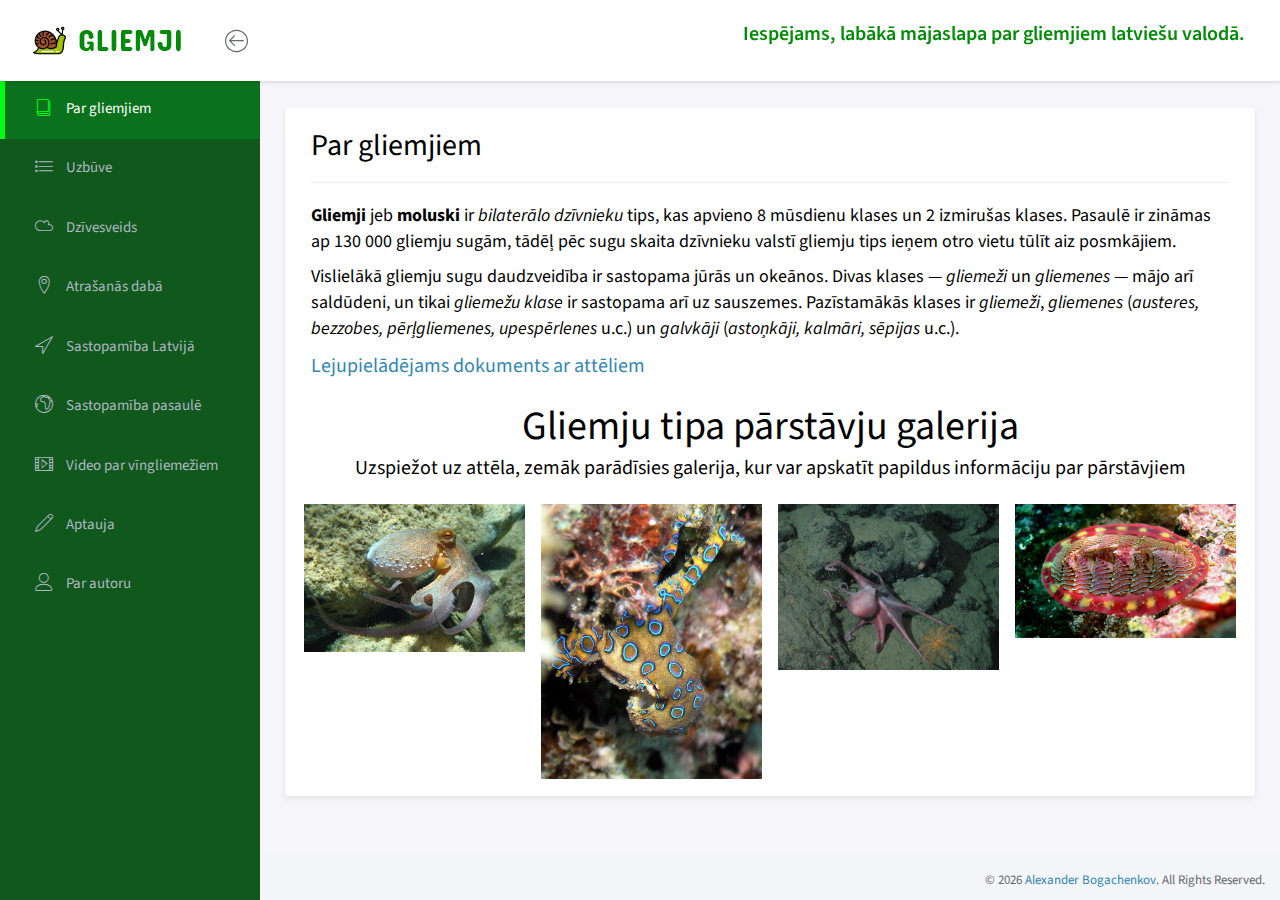
<file: gliemji/index.html>
<!doctype html>
<html lang="lv">

<head>
	<title>Par gliemjiem</title>
	<meta charset="utf-8">
	<meta http-equiv="X-UA-Compatible" content="IE=edge,chrome=1">
	<meta name="viewport" content="width=device-width, initial-scale=1.0, maximum-scale=1.0, user-scalable=0">
	<!-- VENDOR CSS -->
	<link rel="stylesheet" href="assets/vendor/bootstrap/css/bootstrap.min.css">
	<link rel="stylesheet" href="assets/vendor/font-awesome/css/font-awesome.min.css">
	<link rel="stylesheet" href="assets/vendor/linearicons/style.css">
	<link rel="stylesheet" href="assets/vendor/chartist/css/chartist-custom.css">
	<!-- MAIN CSS -->
	<link rel="stylesheet" href="assets/css/main.css">
	<!-- FOR DEMO PURPOSES ONLY. You should remove this in your project -->
	<link rel="stylesheet" href="assets/css/demo.css">
	<!-- GOOGLE FONTS -->
	<link href="https://fonts.googleapis.com/css?family=Source+Sans+Pro:300,400,600,700" rel="stylesheet">
	<!-- ICONS -->
	<link rel="apple-touch-icon" sizes="76x76" href="assets/img/apple-icon.png">
	<link rel="icon" type="image/png" sizes="96x96" href="assets/img/favicon.png">
	<script>
        function openModal() {
          document.getElementById("myModal").style.display = "block";
        }

        function closeModal() {
          document.getElementById("myModal").style.display = "none";
        }

        var slideIndex = 1;
        showSlides(slideIndex);

        function plusSlides(n) {
          showSlides(slideIndex += n);
        }

        function currentSlide(n) {
          showSlides(slideIndex = n);
        }

        function showSlides(n) {
          var i;
          var slides = document.getElementsByClassName("mySlides");
          var dots = document.getElementsByClassName("demo");
          var captionText = document.getElementById("caption");
          if (n > slides.length) {slideIndex = 1}
          if (n < 1) {slideIndex = slides.length}
          for (i = 0; i < slides.length; i++) {
              slides[i].style.display = "none";
          }
          for (i = 0; i < dots.length; i++) {
              dots[i].className = dots[i].className.replace(" active", "");
          }
          slides[slideIndex-1].style.display = "block";
          dots[slideIndex-1].className += " active";
          captionText.innerHTML = dots[slideIndex-1].alt;
        }
</script>
</head>

<body>
	<!-- WRAPPER -->
	<div id="wrapper">
		<!-- NAVBAR -->
		<nav class="navbar navbar-default navbar-fixed-top">
			<div class="brand">
				<a href="index.html"><img src="assets/img/logo-dark.png" alt="Klorofil Logo" class="img-responsive logo"></a>
			</div>
			<div class="container-fluid">
				<div class="navbar-btn">
					<button type="button" class="btn-toggle-fullwidth"><i class="lnr lnr-arrow-left-circle"></i></button>
				</div>
				<div id="navbar-menu">
					<ul class="nav navbar-nav navbar-right">
					<div style="padding-top: 20px;">
						<span class="headtext">Iespējams, labākā mājaslapa par gliemjiem latviešu valodā.</span>
				    </div>
						<!-- <li>
							<a class="update-pro" href="https://www.themeineed.com/downloads/klorofil-pro-bootstrap-admin-dashboard-template/?utm_source=klorofil&utm_medium=template&utm_campaign=KlorofilPro" title="Upgrade to Pro" target="_blank"><i class="fa fa-rocket"></i> <span>UPGRADE TO PRO</span></a>
						</li> -->
					</ul>
				</div>
			</div>
		</nav>
		<!-- END NAVBAR -->
		<!-- LEFT SIDEBAR -->
		<div id="sidebar-nav" class="sidebar">
			<div class="sidebar-scroll">
				<nav>
					<ul class="nav">
						<li><a href="index.html" class="active"><i class="lnr lnr-book"></i> <span>Par gliemjiem</span></a></li>
						<li><a href="uzbuve.html" class=""><i class="lnr lnr-list"></i> <span>Uzbūve</span></a></li>
						<li><a href="dzivesveids.html" class=""><i class="lnr lnr-cloud"></i> <span>Dzīvesveids</span></a></li>
						<li><a href="atrasanas_daba.html" class=""><i class="lnr lnr-map-marker"></i> <span>Atrašanās dabā</span></a></li>
						<li><a href="sastopamiba_latvija.html" class=""><i class="lnr lnr-location"></i> <span>Sastopamība Latvijā</span></a></li>
						<li><a href="sastopamiba_pasaule.html" class=""><i class="lnr lnr-earth"></i> <span>Sastopamība pasaulē</span></a></li>
						<li><a href="video.html" class=""><i class="lnr lnr-film-play"></i> <span>Video par vīngliemežiem</span></a></li>
						<li><a href="aptauja.html" class=""><i class="lnr lnr-pencil"></i> <span>Aptauja</span></a></li>
						<li><a href="par_autoru.html" class=""><i class="lnr lnr-user"></i> <span>Par autoru</span></a></li>
					</ul>
				</nav>
			</div>
		</div>
		<!-- END LEFT SIDEBAR -->
		<!-- MAIN -->
		<div class="main">
			<!-- MAIN CONTENT -->
			<div class="main-content">
				<div class="container-fluid">
					<!-- OVERVIEW -->
					<div class="panel panel-headline">
						<div class="panel-heading">
							<h3 style="color: black" class="panel-title">Par gliemjiem</h3>
							<hr align="center" width="100%" size="2" color="#777777" />
							<div class="main-info-div">
							    <p><b>Gliemji</b> jeb <b>moluski</b> ir <i>bilaterālo dzīvnieku</i> tips, kas apvieno 8 mūsdienu klases un 2 izmirušas klases. Pasaulē ir zināmas ap 130 000 gliemju sugām, tādēļ pēc sugu skaita dzīvnieku valstī gliemju tips ieņem otro vietu tūlīt aiz posmkājiem.</p>
							    <p>Vislielākā gliemju sugu daudzveidība ir sastopama jūrās un okeānos. Divas klases — <i>gliemeži</i> un <i>gliemenes</i> — mājo arī saldūdeni, un tikai <i>gliemežu klase</i> ir sastopama arī uz sauszemes. Pazīstamākās klases ir <i>gliemeži</i>, <i>gliemenes</i> (<i>austeres, bezzobes, pērļgliemenes, upespērlenes</i> u.c.) un <i>galvkāji</i> (<i>astoņkāji, kalmāri, sēpijas</i> u.c.).</p>
							</div>
                            <a style="font-size: 20px" href="assets/docs/Gliemji.docx">Lejupielādējams dokuments ar  attēliem</a>
                            <h1 style="color: black; text-align: center; font-size: 40px; margin-top: 25px;" class="panel-title">Gliemju tipa pārstāvju galerija</h1>
                            <h3 style="color: black; font-size: 20px; margin-bottom: 25px; text-align: center;" class="panel-title">Uzspiežot uz attēla, zemāk parādīsies galerija, kur var apskatīt papildus informāciju par pārstāvjiem</h3>
							<div class="gallerydiv" style="margin: 0; box-sizing: border-box;">
							<div class="row">
                              <div class="column">
                                <img src="assets/img/gliemji1.jpg" style="width:100%" onclick="openModal();currentSlide(1)" class="hover-shadow cursor">
                              </div>
                              <div class="column">
                                <img src="assets/img/gliemji2.jpg" style="width:100%" onclick="openModal();currentSlide(2)" class="hover-shadow cursor">
                              </div>
                              <div class="column">
                                <img src="assets/img/gliemji3.jpg" style="width:100%" onclick="openModal();currentSlide(3)" class="hover-shadow cursor">
                              </div>
                              <div class="column">
                                <img src="assets/img/gliemji4.jpg" style="width:100%" onclick="openModal();currentSlide(4)" class="hover-shadow cursor">
                              </div>
                            </div>

                            <div id="myModal" class="modal">
                              <span class="close cursor" onclick="closeModal()">&times;</span>
                              <div class="modal-content">

                                <div class="mySlides">
                                  <div class="numbertext">1 / 4</div>
                                  <img src="assets/img/gliemji1.jpg" style="width:100%">
                                </div>

                                <div class="mySlides">
                                  <div class="numbertext">2 / 4</div>
                                  <img src="assets/img/gliemji2.jpg" style="width:100%">
                                </div>

                                <div class="mySlides">
                                  <div class="numbertext">3 / 4</div>
                                  <img src="assets/img/gliemji3.jpg" style="width:100%">
                                </div>

                                <div class="mySlides">
                                  <div class="numbertext">4 / 4</div>
                                  <img src="assets/img/gliemji4.jpg" style="width:100%">
                                </div>

                                <a class="prev" onclick="plusSlides(-1)">&#10094;</a>
                                <a class="next" onclick="plusSlides(1)">&#10095;</a>

                                <div class="caption-container">
                                  <p id="caption"></p>
                                </div>


                                <div class="column">
                                  <img class="demo cursor" src="assets/img/gliemji1.jpg" style="width:100%" onclick="currentSlide(1)" alt="Astoņkājis">
                                </div>
                                <div class="column">
                                  <img class="demo cursor" src="assets/img/gliemji2.jpg" style="width:100%" onclick="currentSlide(2)" alt="Zilo gredzenu astoņkājis">
                                </div>
                                <div class="column">
                                  <img class="demo cursor" src="assets/img/gliemji3.jpg" style="width:100%" onclick="currentSlide(3)" alt="Astoņkājis spēj ne tikai peldēt, bet arī rāpot pa gultni, izmantojot taustekļus">
                                </div>
                                <div class="column">
                                  <img class="demo cursor" src="assets/img/gliemji4.jpg" style="width:100%" onclick="currentSlide(4)" alt="Bruņgliemezis">
                                </div>
                              </div>
                            </div>
                            </div>
						</div>
					</div>
				</div>
			</div>
			<!-- END MAIN CONTENT -->
		</div>
		<!-- END MAIN -->
		<div class="clearfix"></div>
		<footer>
			<div class="container-fluid">
				<p class="copyright">&copy; <script>document.write( new Date().getFullYear() );</script> <a href="https://www.facebook.com/profile.php?id=100011710257426" target="_blank">Alexander Bogachenkov</a>. All Rights Reserved.</p>
			</div>
		</footer>
	</div>
	<!-- END WRAPPER -->
	<!-- Javascript -->
	<script src="assets/vendor/jquery/jquery.min.js"></script>
	<script src="assets/vendor/bootstrap/js/bootstrap.min.js"></script>
	<script src="assets/vendor/jquery-slimscroll/jquery.slimscroll.min.js"></script>
	<script src="assets/vendor/jquery.easy-pie-chart/jquery.easypiechart.min.js"></script>
	<script src="assets/vendor/chartist/js/chartist.min.js"></script>
	<script src="assets/scripts/klorofil-common.js"></script>
	<script>
	$(function() {
		var data, options;

		// headline charts
		data = {
			labels: ['Mon', 'Tue', 'Wed', 'Thu', 'Fri', 'Sat', 'Sun'],
			series: [
				[23, 29, 24, 40, 25, 24, 35],
				[14, 25, 18, 34, 29, 38, 44],
			]
		};

		options = {
			height: 300,
			showArea: true,
			showLine: false,
			showPoint: false,
			fullWidth: true,
			axisX: {
				showGrid: false
			},
			lineSmooth: false,
		};

		new Chartist.Line('#headline-chart', data, options);


		// visits trend charts
		data = {
			labels: ['Jan', 'Feb', 'Mar', 'Apr', 'May', 'Jun', 'Jul', 'Aug', 'Sep', 'Oct', 'Nov', 'Dec'],
			series: [{
				name: 'series-real',
				data: [200, 380, 350, 320, 410, 450, 570, 400, 555, 620, 750, 900],
			}, {
				name: 'series-projection',
				data: [240, 350, 360, 380, 400, 450, 480, 523, 555, 600, 700, 800],
			}]
		};

		options = {
			fullWidth: true,
			lineSmooth: false,
			height: "270px",
			low: 0,
			high: 'auto',
			series: {
				'series-projection': {
					showArea: true,
					showPoint: false,
					showLine: false
				},
			},
			axisX: {
				showGrid: false,

			},
			axisY: {
				showGrid: false,
				onlyInteger: true,
				offset: 0,
			},
			chartPadding: {
				left: 20,
				right: 20
			}
		};

		new Chartist.Line('#visits-trends-chart', data, options);


		// visits chart
		data = {
			labels: ['Mon', 'Tue', 'Wed', 'Thu', 'Fri', 'Sat', 'Sun'],
			series: [
				[6384, 6342, 5437, 2764, 3958, 5068, 7654]
			]
		};

		options = {
			height: 300,
			axisX: {
				showGrid: false
			},
		};

		new Chartist.Bar('#visits-chart', data, options);


		// real-time pie chart
		var sysLoad = $('#system-load').easyPieChart({
			size: 130,
			barColor: function(percent) {
				return "rgb(" + Math.round(200 * percent / 100) + ", " + Math.round(200 * (1.1 - percent / 100)) + ", 0)";
			},
			trackColor: 'rgba(245, 245, 245, 0.8)',
			scaleColor: false,
			lineWidth: 5,
			lineCap: "square",
			animate: 800
		});

		var updateInterval = 3000; // in milliseconds

		setInterval(function() {
			var randomVal;
			randomVal = getRandomInt(0, 100);

			sysLoad.data('easyPieChart').update(randomVal);
			sysLoad.find('.percent').text(randomVal);
		}, updateInterval);

		function getRandomInt(min, max) {
			return Math.floor(Math.random() * (max - min + 1)) + min;
		}

	});
	</script>
</body>

</html>
</file>
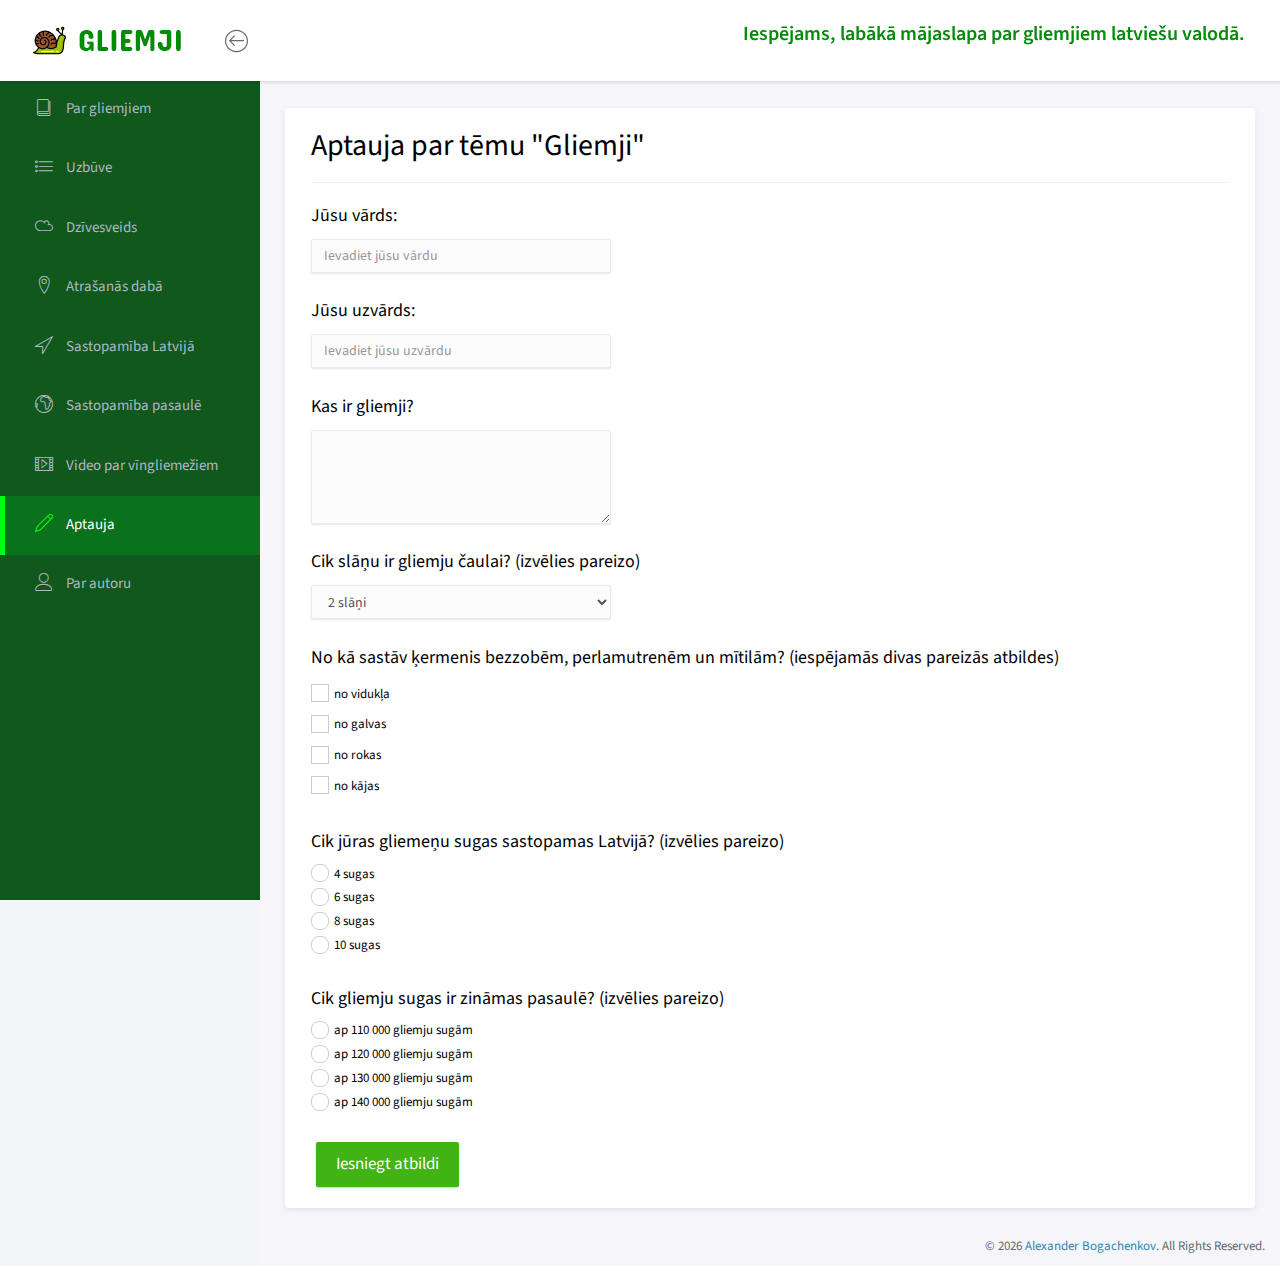
<file: gliemji/aptauja.html>
<!doctype html>
<html lang="lv">

<head>
	<title>Aptauja</title>
	<meta charset="utf-8">
	<meta http-equiv="X-UA-Compatible" content="IE=edge,chrome=1">
	<meta name="viewport" content="width=device-width, initial-scale=1.0, maximum-scale=1.0, user-scalable=0">
	<!-- VENDOR CSS -->
	<link rel="stylesheet" href="assets/vendor/bootstrap/css/bootstrap.min.css">
	<link rel="stylesheet" href="assets/vendor/font-awesome/css/font-awesome.min.css">
	<link rel="stylesheet" href="assets/vendor/linearicons/style.css">
	<link rel="stylesheet" href="assets/vendor/chartist/css/chartist-custom.css">
	<!-- MAIN CSS -->
	<link rel="stylesheet" href="assets/css/main.css">
	<!-- FOR DEMO PURPOSES ONLY. You should remove this in your project -->
	<link rel="stylesheet" href="assets/css/demo.css">
	<!-- GOOGLE FONTS -->
	<link href="https://fonts.googleapis.com/css?family=Source+Sans+Pro:300,400,600,700" rel="stylesheet">
	<!-- ICONS -->
	<link rel="apple-touch-icon" sizes="76x76" href="assets/img/apple-icon.png">
	<link rel="icon" type="image/png" sizes="96x96" href="assets/img/favicon.png">
</head>

<body>
	<!-- WRAPPER -->
	<div id="wrapper">
		<!-- NAVBAR -->
		<nav class="navbar navbar-default navbar-fixed-top">
			<div class="brand">
				<a href="index.html"><img src="assets/img/logo-dark.png" alt="Klorofil Logo" class="img-responsive logo"></a>
			</div>
			<div class="container-fluid">
				<div class="navbar-btn">
					<button type="button" class="btn-toggle-fullwidth"><i class="lnr lnr-arrow-left-circle"></i></button>
				</div>
				<div id="navbar-menu">
					<ul class="nav navbar-nav navbar-right">
					<div style="padding-top: 20px;">
						<span class="headtext">Iespējams, labākā mājaslapa par gliemjiem latviešu valodā.</span>
				    </div>
						<!-- <li>
							<a class="update-pro" href="https://www.themeineed.com/downloads/klorofil-pro-bootstrap-admin-dashboard-template/?utm_source=klorofil&utm_medium=template&utm_campaign=KlorofilPro" title="Upgrade to Pro" target="_blank"><i class="fa fa-rocket"></i> <span>UPGRADE TO PRO</span></a>
						</li> -->
					</ul>
				</div>
			</div>
		</nav>
		<!-- END NAVBAR -->
		<!-- LEFT SIDEBAR -->
		<div id="sidebar-nav" class="sidebar">
			<div class="sidebar-scroll">
				<nav>
					<ul class="nav">
						<li><a href="index.html" class=""><i class="lnr lnr-book"></i> <span>Par gliemjiem</span></a></li>
						<li><a href="uzbuve.html" class=""><i class="lnr lnr-list"></i> <span>Uzbūve</span></a></li>
						<li><a href="dzivesveids.html" class=""><i class="lnr lnr-cloud"></i> <span>Dzīvesveids</span></a></li>
						<li><a href="atrasanas_daba.html" class=""><i class="lnr lnr-map-marker"></i> <span>Atrašanās dabā</span></a></li>
						<li><a href="sastopamiba_latvija.html" class=""><i class="lnr lnr-location"></i> <span>Sastopamība Latvijā</span></a></li>
						<li><a href="sastopamiba_pasaule.html" class=""><i class="lnr lnr-earth"></i> <span>Sastopamība pasaulē</span></a></li>
						<li><a href="video.html" class=""><i class="lnr lnr-film-play"></i> <span>Video par vīngliemežiem</span></a></li>
						<li><a href="aptauja.html" class="active"><i class="lnr lnr-pencil"></i> <span>Aptauja</span></a></li>
						<li><a href="par_autoru.html" class=""><i class="lnr lnr-user"></i> <span>Par autoru</span></a></li>
					</ul>
				</nav>
			</div>
		</div>
		<!-- END LEFT SIDEBAR -->
		<!-- MAIN -->
		<div class="main">
			<!-- MAIN CONTENT -->
			<div class="main-content">
				<div class="container-fluid">
					<!-- OVERVIEW -->
					<div class="panel panel-headline">
						<div class="panel-heading">
							<h3 style="color: black" class="panel-title">Aptauja par tēmu "Gliemji"</h3>
							<hr align="center" width="100%" size="2" color="#777777" />
							<div class="main-info-div">
							    <p>Jūsu vārds:</p>
							    <input style="width: 300px" type="text" class="form-control" placeholder="Ievadiet jūsu vārdu">
							    <br>
							    <p>Jūsu uzvārds:</p>
							    <input style="width: 300px" type="text" class="form-control" placeholder="Ievadiet jūsu uzvārdu">
							    <br>
							    <p>Kas ir gliemji?</p>
							    <textarea style="width: 300px" class="form-control" placeholder="" rows="4"></textarea>
							    <br>
							    <p>Cik slāņu ir gliemju čaulai? (izvēlies pareizo)</p>
							    <select style="width: 300px" class="form-control">
										<option value="cheese">2 slāņi</option>
										<option value="tomatoes">3 slāņi</option>
										<option value="mozarella">4 slāņi</option>
										<option value="mushrooms">5 slāni</option>
								</select>
								<br>
								<p>No kā sastāv ķermenis bezzobēm, perlamutrenēm un mītilām? (iespējamās divas pareizās atbildes)</p>
								<label class="fancy-checkbox">
                                    <input type="checkbox">
                                    <span>no vidukļa</span>
                                </label>
                                <label class="fancy-checkbox">
                                    <input type="checkbox">
                                    <span>no galvas</span>
                                </label>
                                <label class="fancy-checkbox">
                                    <input type="checkbox">
                                    <span>no rokas</span>
                                </label>
                                <label class="fancy-checkbox">
                                    <input type="checkbox">
                                    <span>no kājas</span>
                                </label>
                                <br>
                                <p>Cik jūras gliemeņu sugas sastopamas Latvijā? (izvēlies pareizo)</p>
                                <label class="fancy-radio">
                                    <input name="gender" value="male" type="radio">
                                    <span><i></i>4 sugas</span>
                                </label>
                                <label class="fancy-radio">
                                    <input name="gender" value="female" type="radio">
                                    <span><i></i>6 sugas</span>
                                </label>
                                <label class="fancy-radio">
                                    <input name="gender" value="male" type="radio">
                                    <span><i></i>8 sugas</span>
                                </label>
                                <label class="fancy-radio">
                                    <input name="gender" value="female" type="radio">
                                    <span><i></i>10 sugas</span>
                                </label>
                                <br>
                                <p>Cik gliemju sugas ir zināmas pasaulē? (izvēlies pareizo)</p>
                                <label class="fancy-radio">
                                    <input name="gender" value="male" type="radio">
                                    <span><i></i>ap 110 000 gliemju sugām</span>
                                </label>
                                <label class="fancy-radio">
                                    <input name="gender" value="female" type="radio">
                                    <span><i></i>ap 120 000 gliemju sugām</span>
                                </label>
                                <label class="fancy-radio">
                                    <input name="gender" value="male" type="radio">
                                    <span><i></i>ap 130 000 gliemju sugām</span>
                                </label>
                                <label class="fancy-radio">
                                    <input name="gender" value="female" type="radio">
                                    <span><i></i>ap 140 000 gliemju sugām</span>
                                </label>
                                <br>
                                <button style="padding: 10px 20px; background-color: #41B314; font-size: 17px;" type="button" class="btn btn-success" onclick="showAlert()">Iesniegt atbildi</button>
							</div>
						</div>
					</div>
				</div>
			</div>
			<!-- END MAIN CONTENT -->
		</div>
		<!-- END MAIN -->
		<div class="clearfix"></div>
		<footer>
			<div class="container-fluid">
				<p class="copyright">&copy; <script>document.write( new Date().getFullYear() );</script> <a href="https://www.facebook.com/profile.php?id=100011710257426" target="_blank">Alexander Bogachenkov</a>. All Rights Reserved.</p>
			</div>
		</footer>
	</div>
	<!-- END WRAPPER -->
	<!-- Javascript -->
	<script src="assets/vendor/jquery/jquery.min.js"></script>
	<script src="assets/vendor/bootstrap/js/bootstrap.min.js"></script>
	<script src="assets/vendor/jquery-slimscroll/jquery.slimscroll.min.js"></script>
	<script src="assets/vendor/jquery.easy-pie-chart/jquery.easypiechart.min.js"></script>
	<script src="assets/vendor/chartist/js/chartist.min.js"></script>
	<script src="assets/scripts/klorofil-common.js"></script>
	<script>
        
    function showAlert() {
        var myText = "Paldies! Jūsu atbilde ir iesniegta!";
        alert(myText);
    }
        
	$(function() {
		var data, options;

		// headline charts
		data = {
			labels: ['Mon', 'Tue', 'Wed', 'Thu', 'Fri', 'Sat', 'Sun'],
			series: [
				[23, 29, 24, 40, 25, 24, 35],
				[14, 25, 18, 34, 29, 38, 44],
			]
		};

		options = {
			height: 300,
			showArea: true,
			showLine: false,
			showPoint: false,
			fullWidth: true,
			axisX: {
				showGrid: false
			},
			lineSmooth: false,
		};

		new Chartist.Line('#headline-chart', data, options);


		// visits trend charts
		data = {
			labels: ['Jan', 'Feb', 'Mar', 'Apr', 'May', 'Jun', 'Jul', 'Aug', 'Sep', 'Oct', 'Nov', 'Dec'],
			series: [{
				name: 'series-real',
				data: [200, 380, 350, 320, 410, 450, 570, 400, 555, 620, 750, 900],
			}, {
				name: 'series-projection',
				data: [240, 350, 360, 380, 400, 450, 480, 523, 555, 600, 700, 800],
			}]
		};

		options = {
			fullWidth: true,
			lineSmooth: false,
			height: "270px",
			low: 0,
			high: 'auto',
			series: {
				'series-projection': {
					showArea: true,
					showPoint: false,
					showLine: false
				},
			},
			axisX: {
				showGrid: false,

			},
			axisY: {
				showGrid: false,
				onlyInteger: true,
				offset: 0,
			},
			chartPadding: {
				left: 20,
				right: 20
			}
		};

		new Chartist.Line('#visits-trends-chart', data, options);


		// visits chart
		data = {
			labels: ['Mon', 'Tue', 'Wed', 'Thu', 'Fri', 'Sat', 'Sun'],
			series: [
				[6384, 6342, 5437, 2764, 3958, 5068, 7654]
			]
		};

		options = {
			height: 300,
			axisX: {
				showGrid: false
			},
		};

		new Chartist.Bar('#visits-chart', data, options);


		// real-time pie chart
		var sysLoad = $('#system-load').easyPieChart({
			size: 130,
			barColor: function(percent) {
				return "rgb(" + Math.round(200 * percent / 100) + ", " + Math.round(200 * (1.1 - percent / 100)) + ", 0)";
			},
			trackColor: 'rgba(245, 245, 245, 0.8)',
			scaleColor: false,
			lineWidth: 5,
			lineCap: "square",
			animate: 800
		});

		var updateInterval = 3000; // in milliseconds

		setInterval(function() {
			var randomVal;
			randomVal = getRandomInt(0, 100);

			sysLoad.data('easyPieChart').update(randomVal);
			sysLoad.find('.percent').text(randomVal);
		}, updateInterval);

		function getRandomInt(min, max) {
			return Math.floor(Math.random() * (max - min + 1)) + min;
		}

	});
	</script>
</body>

</html>
</file>
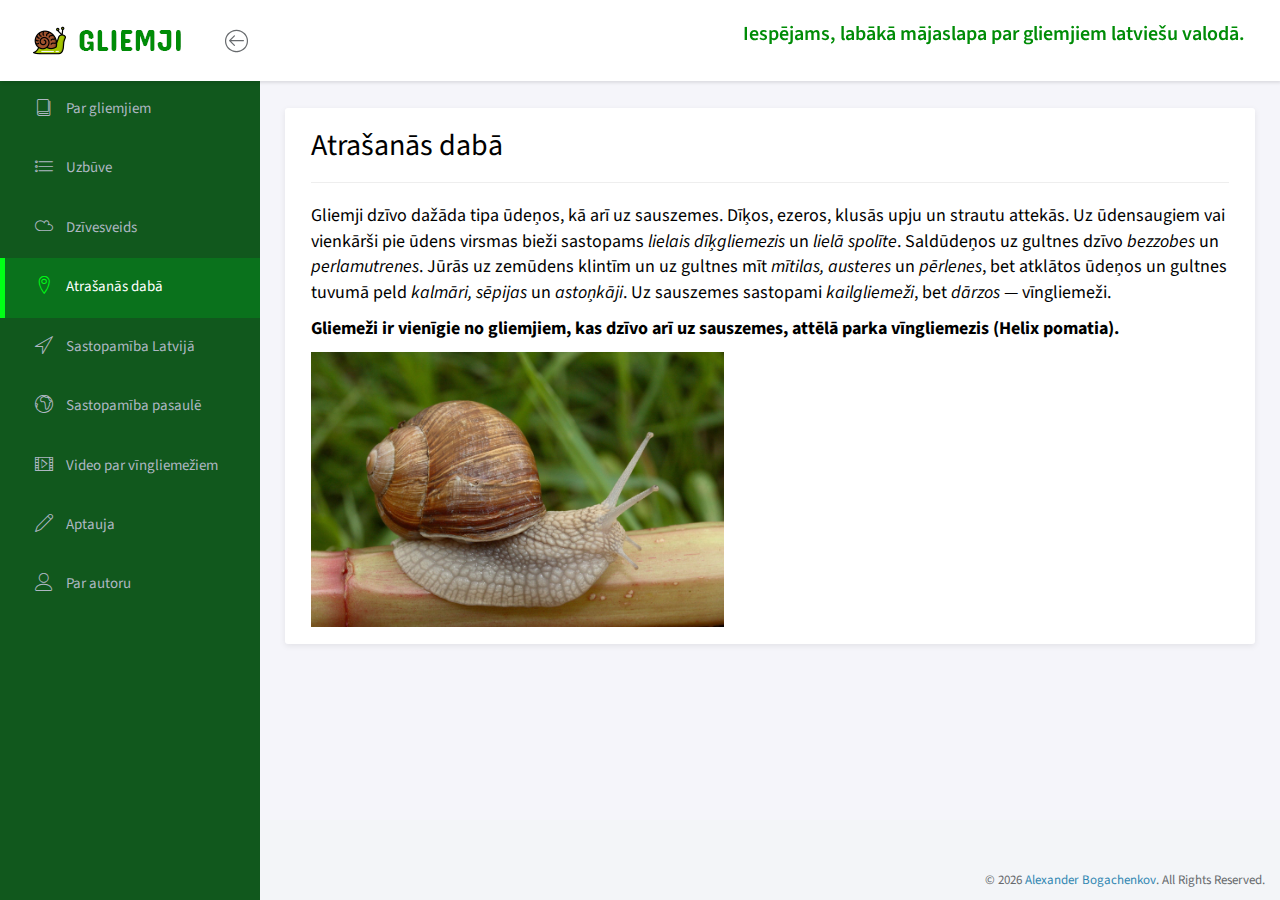
<file: gliemji/atrasanas_daba.html>
<!doctype html>
<html lang="lv">

<head>
	<title>Atrašanās dabā</title>
	<meta charset="utf-8">
	<meta http-equiv="X-UA-Compatible" content="IE=edge,chrome=1">
	<meta name="viewport" content="width=device-width, initial-scale=1.0, maximum-scale=1.0, user-scalable=0">
	<!-- VENDOR CSS -->
	<link rel="stylesheet" href="assets/vendor/bootstrap/css/bootstrap.min.css">
	<link rel="stylesheet" href="assets/vendor/font-awesome/css/font-awesome.min.css">
	<link rel="stylesheet" href="assets/vendor/linearicons/style.css">
	<link rel="stylesheet" href="assets/vendor/chartist/css/chartist-custom.css">
	<!-- MAIN CSS -->
	<link rel="stylesheet" href="assets/css/main.css">
	<!-- FOR DEMO PURPOSES ONLY. You should remove this in your project -->
	<link rel="stylesheet" href="assets/css/demo.css">
	<!-- GOOGLE FONTS -->
	<link href="https://fonts.googleapis.com/css?family=Source+Sans+Pro:300,400,600,700" rel="stylesheet">
	<!-- ICONS -->
	<link rel="apple-touch-icon" sizes="76x76" href="assets/img/apple-icon.png">
	<link rel="icon" type="image/png" sizes="96x96" href="assets/img/favicon.png">
</head>

<body>
	<!-- WRAPPER -->
	<div id="wrapper">
		<!-- NAVBAR -->
		<nav class="navbar navbar-default navbar-fixed-top">
			<div class="brand">
				<a href="index.html"><img src="assets/img/logo-dark.png" alt="Klorofil Logo" class="img-responsive logo"></a>
			</div>
			<div class="container-fluid">
				<div class="navbar-btn">
					<button type="button" class="btn-toggle-fullwidth"><i class="lnr lnr-arrow-left-circle"></i></button>
				</div>
				<div id="navbar-menu">
					<ul class="nav navbar-nav navbar-right">
					<div style="padding-top: 20px;">
						<span class="headtext">Iespējams, labākā mājaslapa par gliemjiem latviešu valodā.</span>
				    </div>
						<!-- <li>
							<a class="update-pro" href="https://www.themeineed.com/downloads/klorofil-pro-bootstrap-admin-dashboard-template/?utm_source=klorofil&utm_medium=template&utm_campaign=KlorofilPro" title="Upgrade to Pro" target="_blank"><i class="fa fa-rocket"></i> <span>UPGRADE TO PRO</span></a>
						</li> -->
					</ul>
				</div>
			</div>
		</nav>
		<!-- END NAVBAR -->
		<!-- LEFT SIDEBAR -->
		<div id="sidebar-nav" class="sidebar">
			<div class="sidebar-scroll">
				<nav>
					<ul class="nav">
						<li><a href="index.html" class=""><i class="lnr lnr-book"></i> <span>Par gliemjiem</span></a></li>
						<li><a href="uzbuve.html" class=""><i class="lnr lnr-list"></i> <span>Uzbūve</span></a></li>
						<li><a href="dzivesveids.html" class=""><i class="lnr lnr-cloud"></i> <span>Dzīvesveids</span></a></li>
						<li><a href="atrasanas_daba.html" class="active"><i class="lnr lnr-map-marker"></i> <span>Atrašanās dabā</span></a></li>
						<li><a href="sastopamiba_latvija.html" class=""><i class="lnr lnr-location"></i> <span>Sastopamība Latvijā</span></a></li>
						<li><a href="sastopamiba_pasaule.html" class=""><i class="lnr lnr-earth"></i> <span>Sastopamība pasaulē</span></a></li>
						<li><a href="video.html" class=""><i class="lnr lnr-film-play"></i> <span>Video par vīngliemežiem</span></a></li>
						<li><a href="aptauja.html" class=""><i class="lnr lnr-pencil"></i> <span>Aptauja</span></a></li>
						<li><a href="par_autoru.html" class=""><i class="lnr lnr-user"></i> <span>Par autoru</span></a></li>
					</ul>
				</nav>
			</div>
		</div>
		<!-- END LEFT SIDEBAR -->
		<!-- MAIN -->
		<div class="main">
			<!-- MAIN CONTENT -->
			<div class="main-content">
				<div class="container-fluid">
					<!-- OVERVIEW -->
					<div class="panel panel-headline">
						<div class="panel-heading">
							<h3 style="color: black" class="panel-title">Atrašanās dabā</h3>
							<hr align="center" width="100%" size="2" color="#777777" />
							<div class="main-info-div">
							    <p>Gliemji dzīvo dažāda tipa ūdeņos, kā arī uz sauszemes. Dīķos, ezeros, klusās upju un strautu attekās. Uz ūdensaugiem vai vienkārši pie ūdens virsmas bieži sastopams <i>lielais dīķgliemezis</i> un <i>lielā spolīte</i>. Saldūdeņos uz gultnes dzīvo <i>bezzobes</i> un <i>perlamutrenes</i>. Jūrās uz zemūdens klintīm un uz gultnes mīt <i>mītilas, austeres</i> un <i>pērlenes</i>, bet atklātos ūdeņos un gultnes tuvumā peld <i>kalmāri, sēpijas</i> un <i>astoņkāji</i>. Uz sauszemes sastopami <i>kailgliemeži</i>, bet <i>dārzos</i> — vīngliemeži.</p>
							    <p><b>Gliemeži ir vienīgie no gliemjiem, kas dzīvo arī uz sauszemes, attēlā parka vīngliemezis (Helix pomatia).</b></p>
							    <img src="assets/img/atrasanas.jpg" width="45%">
							</div>
						</div>
					</div>
				</div>
			</div>
			<!-- END MAIN CONTENT -->
		</div>
		<!-- END MAIN -->
		<div class="clearfix"></div>
		<footer>
			<div class="container-fluid">
				<p class="copyright">&copy; <script>document.write( new Date().getFullYear() );</script> <a href="https://www.facebook.com/profile.php?id=100011710257426" target="_blank">Alexander Bogachenkov</a>. All Rights Reserved.</p>
			</div>
		</footer>
	</div>
	<!-- END WRAPPER -->
	<!-- Javascript -->
	<script src="assets/vendor/jquery/jquery.min.js"></script>
	<script src="assets/vendor/bootstrap/js/bootstrap.min.js"></script>
	<script src="assets/vendor/jquery-slimscroll/jquery.slimscroll.min.js"></script>
	<script src="assets/vendor/jquery.easy-pie-chart/jquery.easypiechart.min.js"></script>
	<script src="assets/vendor/chartist/js/chartist.min.js"></script>
	<script src="assets/scripts/klorofil-common.js"></script>
	<script>
	$(function() {
		var data, options;

		// headline charts
		data = {
			labels: ['Mon', 'Tue', 'Wed', 'Thu', 'Fri', 'Sat', 'Sun'],
			series: [
				[23, 29, 24, 40, 25, 24, 35],
				[14, 25, 18, 34, 29, 38, 44],
			]
		};

		options = {
			height: 300,
			showArea: true,
			showLine: false,
			showPoint: false,
			fullWidth: true,
			axisX: {
				showGrid: false
			},
			lineSmooth: false,
		};

		new Chartist.Line('#headline-chart', data, options);


		// visits trend charts
		data = {
			labels: ['Jan', 'Feb', 'Mar', 'Apr', 'May', 'Jun', 'Jul', 'Aug', 'Sep', 'Oct', 'Nov', 'Dec'],
			series: [{
				name: 'series-real',
				data: [200, 380, 350, 320, 410, 450, 570, 400, 555, 620, 750, 900],
			}, {
				name: 'series-projection',
				data: [240, 350, 360, 380, 400, 450, 480, 523, 555, 600, 700, 800],
			}]
		};

		options = {
			fullWidth: true,
			lineSmooth: false,
			height: "270px",
			low: 0,
			high: 'auto',
			series: {
				'series-projection': {
					showArea: true,
					showPoint: false,
					showLine: false
				},
			},
			axisX: {
				showGrid: false,

			},
			axisY: {
				showGrid: false,
				onlyInteger: true,
				offset: 0,
			},
			chartPadding: {
				left: 20,
				right: 20
			}
		};

		new Chartist.Line('#visits-trends-chart', data, options);


		// visits chart
		data = {
			labels: ['Mon', 'Tue', 'Wed', 'Thu', 'Fri', 'Sat', 'Sun'],
			series: [
				[6384, 6342, 5437, 2764, 3958, 5068, 7654]
			]
		};

		options = {
			height: 300,
			axisX: {
				showGrid: false
			},
		};

		new Chartist.Bar('#visits-chart', data, options);


		// real-time pie chart
		var sysLoad = $('#system-load').easyPieChart({
			size: 130,
			barColor: function(percent) {
				return "rgb(" + Math.round(200 * percent / 100) + ", " + Math.round(200 * (1.1 - percent / 100)) + ", 0)";
			},
			trackColor: 'rgba(245, 245, 245, 0.8)',
			scaleColor: false,
			lineWidth: 5,
			lineCap: "square",
			animate: 800
		});

		var updateInterval = 3000; // in milliseconds

		setInterval(function() {
			var randomVal;
			randomVal = getRandomInt(0, 100);

			sysLoad.data('easyPieChart').update(randomVal);
			sysLoad.find('.percent').text(randomVal);
		}, updateInterval);

		function getRandomInt(min, max) {
			return Math.floor(Math.random() * (max - min + 1)) + min;
		}

	});
	</script>
</body>

</html>
</file>
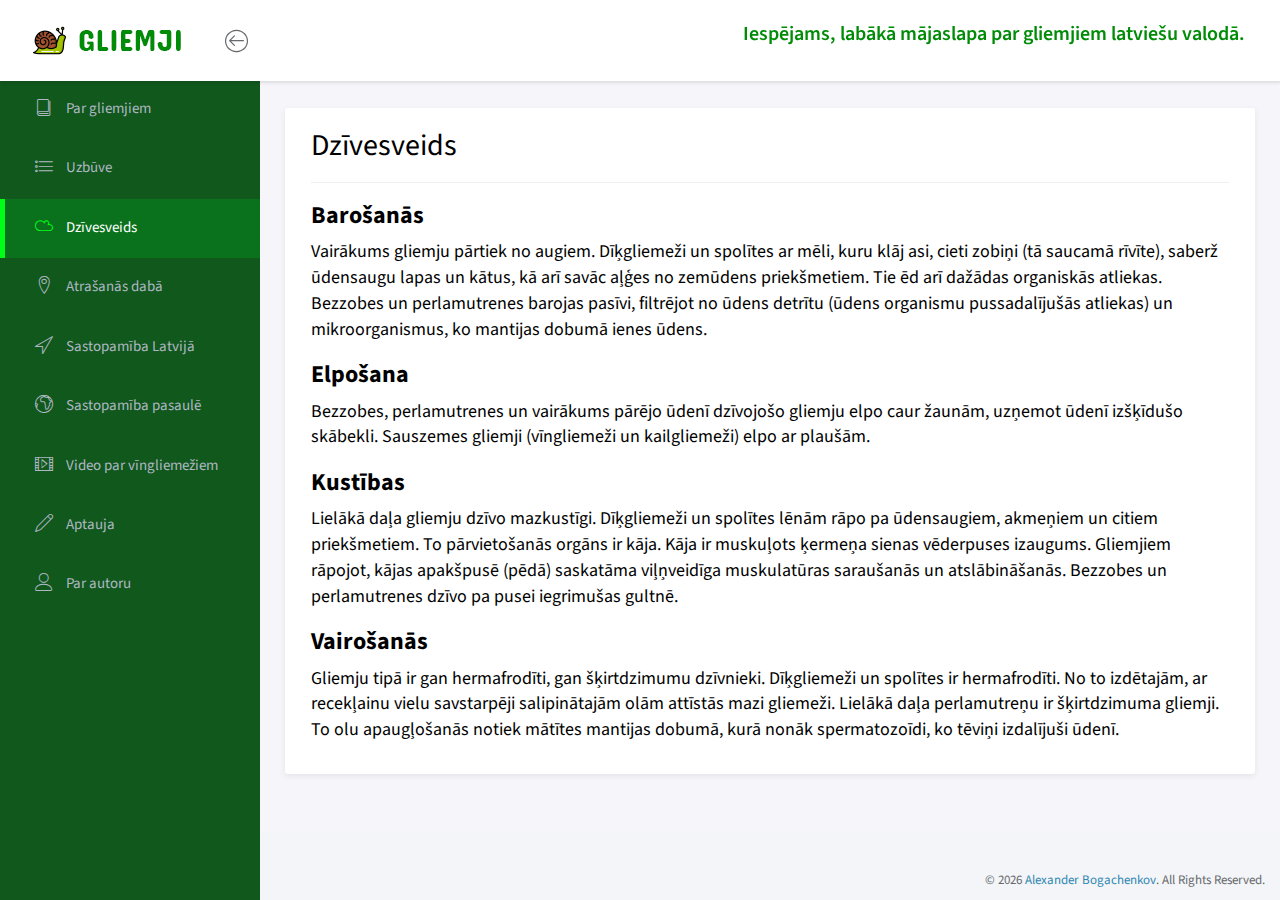
<file: gliemji/dzivesveids.html>
<!doctype html>
<html lang="lv">

<head>
	<title>Dzīvesveids</title>
	<meta charset="utf-8">
	<meta http-equiv="X-UA-Compatible" content="IE=edge,chrome=1">
	<meta name="viewport" content="width=device-width, initial-scale=1.0, maximum-scale=1.0, user-scalable=0">
	<!-- VENDOR CSS -->
	<link rel="stylesheet" href="assets/vendor/bootstrap/css/bootstrap.min.css">
	<link rel="stylesheet" href="assets/vendor/font-awesome/css/font-awesome.min.css">
	<link rel="stylesheet" href="assets/vendor/linearicons/style.css">
	<link rel="stylesheet" href="assets/vendor/chartist/css/chartist-custom.css">
	<!-- MAIN CSS -->
	<link rel="stylesheet" href="assets/css/main.css">
	<!-- FOR DEMO PURPOSES ONLY. You should remove this in your project -->
	<link rel="stylesheet" href="assets/css/demo.css">
	<!-- GOOGLE FONTS -->
	<link href="https://fonts.googleapis.com/css?family=Source+Sans+Pro:300,400,600,700" rel="stylesheet">
	<!-- ICONS -->
	<link rel="apple-touch-icon" sizes="76x76" href="assets/img/apple-icon.png">
	<link rel="icon" type="image/png" sizes="96x96" href="assets/img/favicon.png">
</head>

<body>
	<!-- WRAPPER -->
	<div id="wrapper">
		<!-- NAVBAR -->
		<nav class="navbar navbar-default navbar-fixed-top">
			<div class="brand">
				<a href="index.html"><img src="assets/img/logo-dark.png" alt="Klorofil Logo" class="img-responsive logo"></a>
			</div>
			<div class="container-fluid">
				<div class="navbar-btn">
					<button type="button" class="btn-toggle-fullwidth"><i class="lnr lnr-arrow-left-circle"></i></button>
				</div>
				<div id="navbar-menu">
					<ul class="nav navbar-nav navbar-right">
					<div style="padding-top: 20px;">
						<span class="headtext">Iespējams, labākā mājaslapa par gliemjiem latviešu valodā.</span>
				    </div>
						<!-- <li>
							<a class="update-pro" href="https://www.themeineed.com/downloads/klorofil-pro-bootstrap-admin-dashboard-template/?utm_source=klorofil&utm_medium=template&utm_campaign=KlorofilPro" title="Upgrade to Pro" target="_blank"><i class="fa fa-rocket"></i> <span>UPGRADE TO PRO</span></a>
						</li> -->
					</ul>
				</div>
			</div>
		</nav>
		<!-- END NAVBAR -->
		<!-- LEFT SIDEBAR -->
		<div id="sidebar-nav" class="sidebar">
			<div class="sidebar-scroll">
				<nav>
					<ul class="nav">
						<li><a href="index.html" class=""><i class="lnr lnr-book"></i> <span>Par gliemjiem</span></a></li>
						<li><a href="uzbuve.html" class=""><i class="lnr lnr-list"></i> <span>Uzbūve</span></a></li>
						<li><a href="dzivesveids.html" class="active"><i class="lnr lnr-cloud"></i> <span>Dzīvesveids</span></a></li>
						<li><a href="atrasanas_daba.html" class=""><i class="lnr lnr-map-marker"></i> <span>Atrašanās dabā</span></a></li>
						<li><a href="sastopamiba_latvija.html" class=""><i class="lnr lnr-location"></i> <span>Sastopamība Latvijā</span></a></li>
						<li><a href="sastopamiba_pasaule.html" class=""><i class="lnr lnr-earth"></i> <span>Sastopamība pasaulē</span></a></li>
						<li><a href="video.html" class=""><i class="lnr lnr-film-play"></i> <span>Video par vīngliemežiem</span></a></li>
						<li><a href="aptauja.html" class=""><i class="lnr lnr-pencil"></i> <span>Aptauja</span></a></li>
						<li><a href="par_autoru.html" class=""><i class="lnr lnr-user"></i> <span>Par autoru</span></a></li>
					</ul>
				</nav>
			</div>
		</div>
		<!-- END LEFT SIDEBAR -->
		<!-- MAIN -->
		<div class="main">
			<!-- MAIN CONTENT -->
			<div class="main-content">
				<div class="container-fluid">
					<!-- OVERVIEW -->
					<div class="panel panel-headline">
						<div class="panel-heading">
							<h2 style="color: black" class="panel-title">Dzīvesveids</h2>
							<hr align="center" width="100%" size="2" color="#777777" />
							<div class="main-info-div">
                                <h3><b>Barošanās</b></h3>
							    <p>Vairākums gliemju pārtiek no augiem. Dīķgliemeži un spolītes ar mēli, kuru klāj asi, cieti zobiņi (tā saucamā rīvīte), saberž ūdensaugu lapas un kātus, kā arī savāc aļģes no zemūdens priekšmetiem. Tie ēd arī dažādas organiskās atliekas. Bezzobes un perlamutrenes barojas pasīvi, filtrējot no ūdens detrītu (ūdens organismu pussadalījušās atliekas) un mikroorganismus, ko mantijas dobumā ienes ūdens.</p>
							    <h3><b>Elpošana</b></h3>
							    <p>Bezzobes, perlamutrenes un vairākums pārējo ūdenī dzīvojošo gliemju elpo caur žaunām, uzņemot ūdenī izšķīdušo skābekli. Sauszemes gliemji (vīngliemeži un kailgliemeži) elpo ar plaušām.</p>
							    <h3><b>Kustības</b></h3>
							    <p>Lielākā daļa gliemju dzīvo mazkustīgi. Dīķgliemeži un spolītes lēnām rāpo pa ūdensaugiem, akmeņiem un citiem priekšmetiem. To pārvietošanās orgāns ir kāja. Kāja ir muskuļots ķermeņa sienas vēderpuses izaugums. Gliemjiem rāpojot, kājas apakšpusē (pēdā) saskatāma viļņveidīga muskulatūras saraušanās un atslābināšanās. Bezzobes un perlamutrenes dzīvo pa pusei iegrimušas gultnē.</p>
							    <h3><b>Vairošanās</b></h3>
							    <p>Gliemju tipā ir gan hermafrodīti, gan šķirtdzimumu dzīvnieki. Dīķgliemeži un spolītes ir hermafrodīti. No to izdētajām, ar recekļainu vielu savstarpēji salipinātajām olām attīstās mazi gliemeži. Lielākā daļa perlamutreņu ir šķirtdzimuma gliemji. To olu apaugļošanās notiek mātītes mantijas dobumā, kurā nonāk spermatozoīdi, ko tēviņi izdalījuši ūdenī.</p>
							</div>
						</div>
					</div>
				</div>
			</div>
			<!-- END MAIN CONTENT -->
		</div>
		<!-- END MAIN -->
		<div class="clearfix"></div>
		<footer>
			<div class="container-fluid">
				<p class="copyright">&copy; <script>document.write( new Date().getFullYear() );</script> <a href="https://www.facebook.com/profile.php?id=100011710257426" target="_blank">Alexander Bogachenkov</a>. All Rights Reserved.</p>
			</div>
		</footer>
	</div>
	<!-- END WRAPPER -->
	<!-- Javascript -->
	<script src="assets/vendor/jquery/jquery.min.js"></script>
	<script src="assets/vendor/bootstrap/js/bootstrap.min.js"></script>
	<script src="assets/vendor/jquery-slimscroll/jquery.slimscroll.min.js"></script>
	<script src="assets/vendor/jquery.easy-pie-chart/jquery.easypiechart.min.js"></script>
	<script src="assets/vendor/chartist/js/chartist.min.js"></script>
	<script src="assets/scripts/klorofil-common.js"></script>
	<script>
	$(function() {
		var data, options;

		// headline charts
		data = {
			labels: ['Mon', 'Tue', 'Wed', 'Thu', 'Fri', 'Sat', 'Sun'],
			series: [
				[23, 29, 24, 40, 25, 24, 35],
				[14, 25, 18, 34, 29, 38, 44],
			]
		};

		options = {
			height: 300,
			showArea: true,
			showLine: false,
			showPoint: false,
			fullWidth: true,
			axisX: {
				showGrid: false
			},
			lineSmooth: false,
		};

		new Chartist.Line('#headline-chart', data, options);


		// visits trend charts
		data = {
			labels: ['Jan', 'Feb', 'Mar', 'Apr', 'May', 'Jun', 'Jul', 'Aug', 'Sep', 'Oct', 'Nov', 'Dec'],
			series: [{
				name: 'series-real',
				data: [200, 380, 350, 320, 410, 450, 570, 400, 555, 620, 750, 900],
			}, {
				name: 'series-projection',
				data: [240, 350, 360, 380, 400, 450, 480, 523, 555, 600, 700, 800],
			}]
		};

		options = {
			fullWidth: true,
			lineSmooth: false,
			height: "270px",
			low: 0,
			high: 'auto',
			series: {
				'series-projection': {
					showArea: true,
					showPoint: false,
					showLine: false
				},
			},
			axisX: {
				showGrid: false,

			},
			axisY: {
				showGrid: false,
				onlyInteger: true,
				offset: 0,
			},
			chartPadding: {
				left: 20,
				right: 20
			}
		};

		new Chartist.Line('#visits-trends-chart', data, options);


		// visits chart
		data = {
			labels: ['Mon', 'Tue', 'Wed', 'Thu', 'Fri', 'Sat', 'Sun'],
			series: [
				[6384, 6342, 5437, 2764, 3958, 5068, 7654]
			]
		};

		options = {
			height: 300,
			axisX: {
				showGrid: false
			},
		};

		new Chartist.Bar('#visits-chart', data, options);


		// real-time pie chart
		var sysLoad = $('#system-load').easyPieChart({
			size: 130,
			barColor: function(percent) {
				return "rgb(" + Math.round(200 * percent / 100) + ", " + Math.round(200 * (1.1 - percent / 100)) + ", 0)";
			},
			trackColor: 'rgba(245, 245, 245, 0.8)',
			scaleColor: false,
			lineWidth: 5,
			lineCap: "square",
			animate: 800
		});

		var updateInterval = 3000; // in milliseconds

		setInterval(function() {
			var randomVal;
			randomVal = getRandomInt(0, 100);

			sysLoad.data('easyPieChart').update(randomVal);
			sysLoad.find('.percent').text(randomVal);
		}, updateInterval);

		function getRandomInt(min, max) {
			return Math.floor(Math.random() * (max - min + 1)) + min;
		}

	});
	</script>
</body>

</html>
</file>
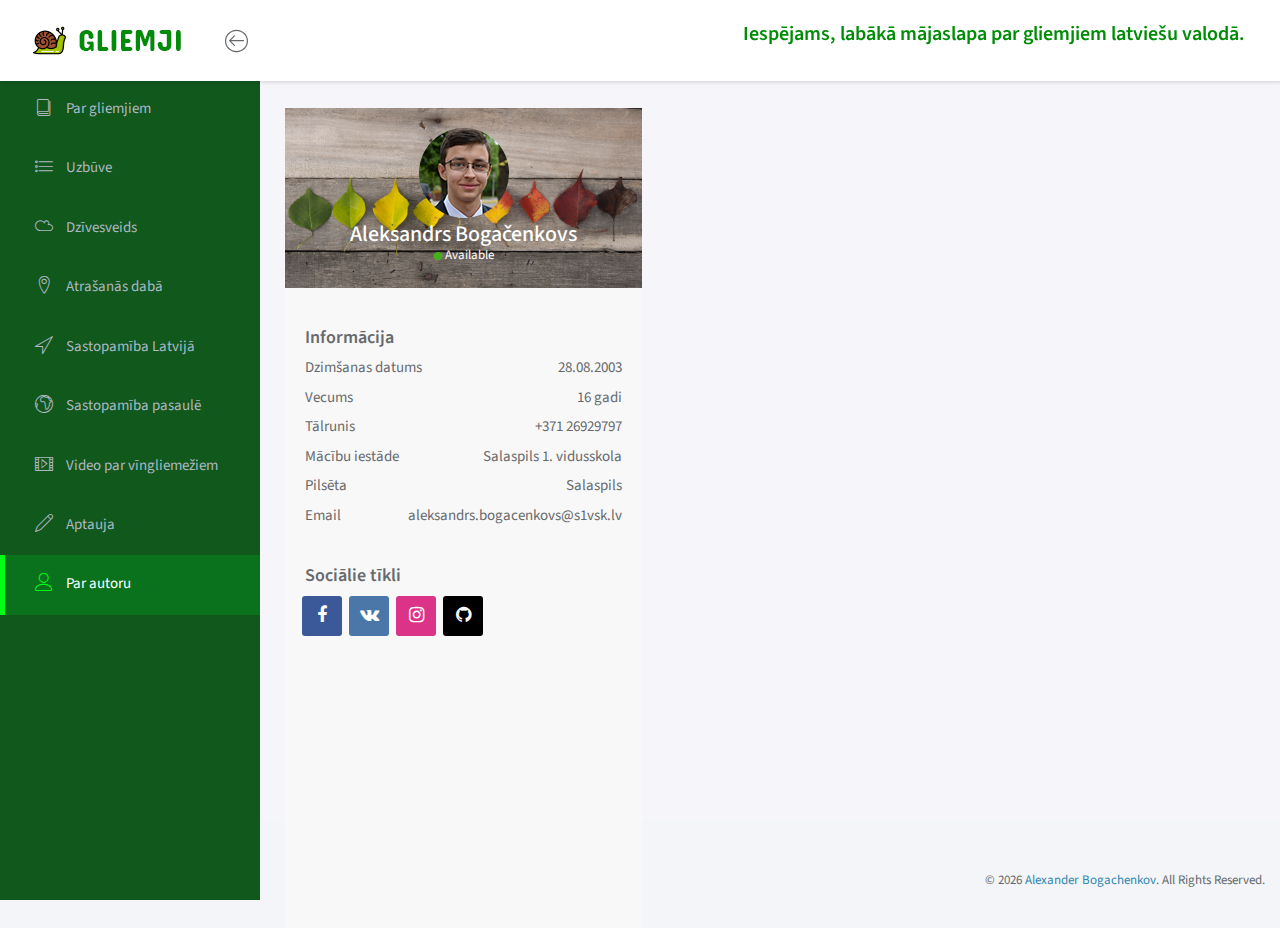
<file: gliemji/par_autoru.html>
<!doctype html>
<html lang="lv">

<head>
	<title>Par autoru</title>
	<meta charset="utf-8">
	<meta http-equiv="X-UA-Compatible" content="IE=edge,chrome=1">
	<meta name="viewport" content="width=device-width, initial-scale=1.0, maximum-scale=1.0, user-scalable=0">
	<!-- VENDOR CSS -->
	<link rel="stylesheet" href="assets/vendor/bootstrap/css/bootstrap.min.css">
	<link rel="stylesheet" href="assets/vendor/font-awesome/css/font-awesome.min.css">
	<link rel="stylesheet" href="assets/vendor/linearicons/style.css">
	<link rel="stylesheet" href="assets/vendor/chartist/css/chartist-custom.css">
	<!-- MAIN CSS -->
	<link rel="stylesheet" href="assets/css/main.css">
	<!-- FOR DEMO PURPOSES ONLY. You should remove this in your project -->
	<link rel="stylesheet" href="assets/css/demo.css">
	<!-- GOOGLE FONTS -->
	<link href="https://fonts.googleapis.com/css?family=Source+Sans+Pro:300,400,600,700" rel="stylesheet">
	<!-- ICONS -->
	<link rel="apple-touch-icon" sizes="76x76" href="assets/img/apple-icon.png">
	<link rel="icon" type="image/png" sizes="96x96" href="assets/img/favicon.png">
</head>

<body>
	<!-- WRAPPER -->
	<div id="wrapper">
		<!-- NAVBAR -->
		<nav class="navbar navbar-default navbar-fixed-top">
			<div class="brand">
				<a href="index.html"><img src="assets/img/logo-dark.png" alt="Klorofil Logo" class="img-responsive logo"></a>
			</div>
			<div class="container-fluid">
				<div class="navbar-btn">
					<button type="button" class="btn-toggle-fullwidth"><i class="lnr lnr-arrow-left-circle"></i></button>
				</div>
				<div id="navbar-menu">
					<ul class="nav navbar-nav navbar-right">
					<div style="padding-top: 20px;">
						<span class="headtext">Iespējams, labākā mājaslapa par gliemjiem latviešu valodā.</span>
				    </div>
						<!-- <li>
							<a class="update-pro" href="https://www.themeineed.com/downloads/klorofil-pro-bootstrap-admin-dashboard-template/?utm_source=klorofil&utm_medium=template&utm_campaign=KlorofilPro" title="Upgrade to Pro" target="_blank"><i class="fa fa-rocket"></i> <span>UPGRADE TO PRO</span></a>
						</li> -->
					</ul>
				</div>
			</div>
		</nav>
		<!-- END NAVBAR -->
		<!-- LEFT SIDEBAR -->
		<div id="sidebar-nav" class="sidebar">
			<div class="sidebar-scroll">
				<nav>
					<ul class="nav">
						<li><a href="index.html" class=""><i class="lnr lnr-book"></i> <span>Par gliemjiem</span></a></li>
						<li><a href="uzbuve.html" class=""><i class="lnr lnr-list"></i> <span>Uzbūve</span></a></li>
						<li><a href="dzivesveids.html" class=""><i class="lnr lnr-cloud"></i> <span>Dzīvesveids</span></a></li>
						<li><a href="atrasanas_daba.html" class=""><i class="lnr lnr-map-marker"></i> <span>Atrašanās dabā</span></a></li>
						<li><a href="sastopamiba_latvija.html" class=""><i class="lnr lnr-location"></i> <span>Sastopamība Latvijā</span></a></li>
						<li><a href="sastopamiba_pasaule.html" class=""><i class="lnr lnr-earth"></i> <span>Sastopamība pasaulē</span></a></li>
						<li><a href="video.html" class=""><i class="lnr lnr-film-play"></i> <span>Video par vīngliemežiem</span></a></li>
						<li><a href="aptauja.html" class=""><i class="lnr lnr-pencil"></i> <span>Aptauja</span></a></li>
						<li><a href="par_autoru.html" class="active"><i class="lnr lnr-user"></i> <span>Par autoru</span></a></li>
					</ul>
				</nav>
			</div>
		</div>
		<!-- END LEFT SIDEBAR -->
		<!-- MAIN -->
		<div class="main">
			<!-- MAIN CONTENT -->
			<div class="main-content">
				<div class="container-fluid">
					<!-- OVERVIEW -->
					<div class="profile-left">
								<!-- PROFILE HEADER -->
								<div class="profile-header">
									<div class="overlay"></div>
									<div class="profile-main">
										<img src="assets/img/user-medium.png" class="img-circle" alt="Avatar">
										<h3 class="name">Aleksandrs Bogačenkovs</h3>
										<span class="online-status status-available">Available</span>
									</div>
									
								</div>
								<!-- END PROFILE HEADER -->
								<!-- PROFILE DETAIL -->
								<div class="profile-detail">
									<div class="profile-info">
										<h4 class="heading">Informācija</h4>
										<ul class="list-unstyled list-justify">
										    <li>Dzimšanas datums <span>28.08.2003</span></li>
											<li>Vecums <span>16 gadi</span></li>
											<li>Tālrunis <span>+371 26929797</span></li>
											<li>Mācību iestāde <span>Salaspils 1. vidusskola</span></li>
											<li>Pilsēta <span>Salaspils</span></li>
											<li>Email <span>aleksandrs.bogacenkovs@s1vsk.lv</span></li>
										</ul>
									</div>
									<div class="profile-info">
										<h4 class="heading">Sociālie tīkli</h4>
										<ul class="list-inline social-icons">
											<li><a href="https://www.facebook.com/profile.php?id=100011710257426" class="facebook-bg"><i class="fa fa-facebook"></i></a></li>
											<li><a href="https://vk.com/alex.bogachenkov" style="background-color: #4a76a8" class="vk-bg"><i class="fa fa-vk"></i></a></li>
											<li><a href="https://www.instagram.com/_bogachenkov_/" style="background-color: #db3388" class=""><i class="fa fa-instagram"></i></a></li>
											<li><a href="https://github.com/AlexBogachenkov" style="background-color: black" class=""><i class="fa fa-github"></i></a></li>
										</ul>
									</div>
								</div>
								<!-- END PROFILE DETAIL -->
							</div>
				</div>
			</div>
			<!-- END MAIN CONTENT -->
		</div>
		<!-- END MAIN -->
		<div class="clearfix"></div>
		<footer>
			<div class="container-fluid">
				<p class="copyright">&copy; <script>document.write( new Date().getFullYear() );</script> <a href="https://www.facebook.com/profile.php?id=100011710257426" target="_blank">Alexander Bogachenkov</a>. All Rights Reserved.</p>
			</div>
		</footer>
	</div>
	<!-- END WRAPPER -->
	<!-- Javascript -->
	<script src="assets/vendor/jquery/jquery.min.js"></script>
	<script src="assets/vendor/bootstrap/js/bootstrap.min.js"></script>
	<script src="assets/vendor/jquery-slimscroll/jquery.slimscroll.min.js"></script>
	<script src="assets/vendor/jquery.easy-pie-chart/jquery.easypiechart.min.js"></script>
	<script src="assets/vendor/chartist/js/chartist.min.js"></script>
	<script src="assets/scripts/klorofil-common.js"></script>
	<script>
	$(function() {
		var data, options;

		// headline charts
		data = {
			labels: ['Mon', 'Tue', 'Wed', 'Thu', 'Fri', 'Sat', 'Sun'],
			series: [
				[23, 29, 24, 40, 25, 24, 35],
				[14, 25, 18, 34, 29, 38, 44],
			]
		};

		options = {
			height: 300,
			showArea: true,
			showLine: false,
			showPoint: false,
			fullWidth: true,
			axisX: {
				showGrid: false
			},
			lineSmooth: false,
		};

		new Chartist.Line('#headline-chart', data, options);


		// visits trend charts
		data = {
			labels: ['Jan', 'Feb', 'Mar', 'Apr', 'May', 'Jun', 'Jul', 'Aug', 'Sep', 'Oct', 'Nov', 'Dec'],
			series: [{
				name: 'series-real',
				data: [200, 380, 350, 320, 410, 450, 570, 400, 555, 620, 750, 900],
			}, {
				name: 'series-projection',
				data: [240, 350, 360, 380, 400, 450, 480, 523, 555, 600, 700, 800],
			}]
		};

		options = {
			fullWidth: true,
			lineSmooth: false,
			height: "270px",
			low: 0,
			high: 'auto',
			series: {
				'series-projection': {
					showArea: true,
					showPoint: false,
					showLine: false
				},
			},
			axisX: {
				showGrid: false,

			},
			axisY: {
				showGrid: false,
				onlyInteger: true,
				offset: 0,
			},
			chartPadding: {
				left: 20,
				right: 20
			}
		};

		new Chartist.Line('#visits-trends-chart', data, options);


		// visits chart
		data = {
			labels: ['Mon', 'Tue', 'Wed', 'Thu', 'Fri', 'Sat', 'Sun'],
			series: [
				[6384, 6342, 5437, 2764, 3958, 5068, 7654]
			]
		};

		options = {
			height: 300,
			axisX: {
				showGrid: false
			},
		};

		new Chartist.Bar('#visits-chart', data, options);


		// real-time pie chart
		var sysLoad = $('#system-load').easyPieChart({
			size: 130,
			barColor: function(percent) {
				return "rgb(" + Math.round(200 * percent / 100) + ", " + Math.round(200 * (1.1 - percent / 100)) + ", 0)";
			},
			trackColor: 'rgba(245, 245, 245, 0.8)',
			scaleColor: false,
			lineWidth: 5,
			lineCap: "square",
			animate: 800
		});

		var updateInterval = 3000; // in milliseconds

		setInterval(function() {
			var randomVal;
			randomVal = getRandomInt(0, 100);

			sysLoad.data('easyPieChart').update(randomVal);
			sysLoad.find('.percent').text(randomVal);
		}, updateInterval);

		function getRandomInt(min, max) {
			return Math.floor(Math.random() * (max - min + 1)) + min;
		}

	});
	</script>
</body>

</html>
</file>
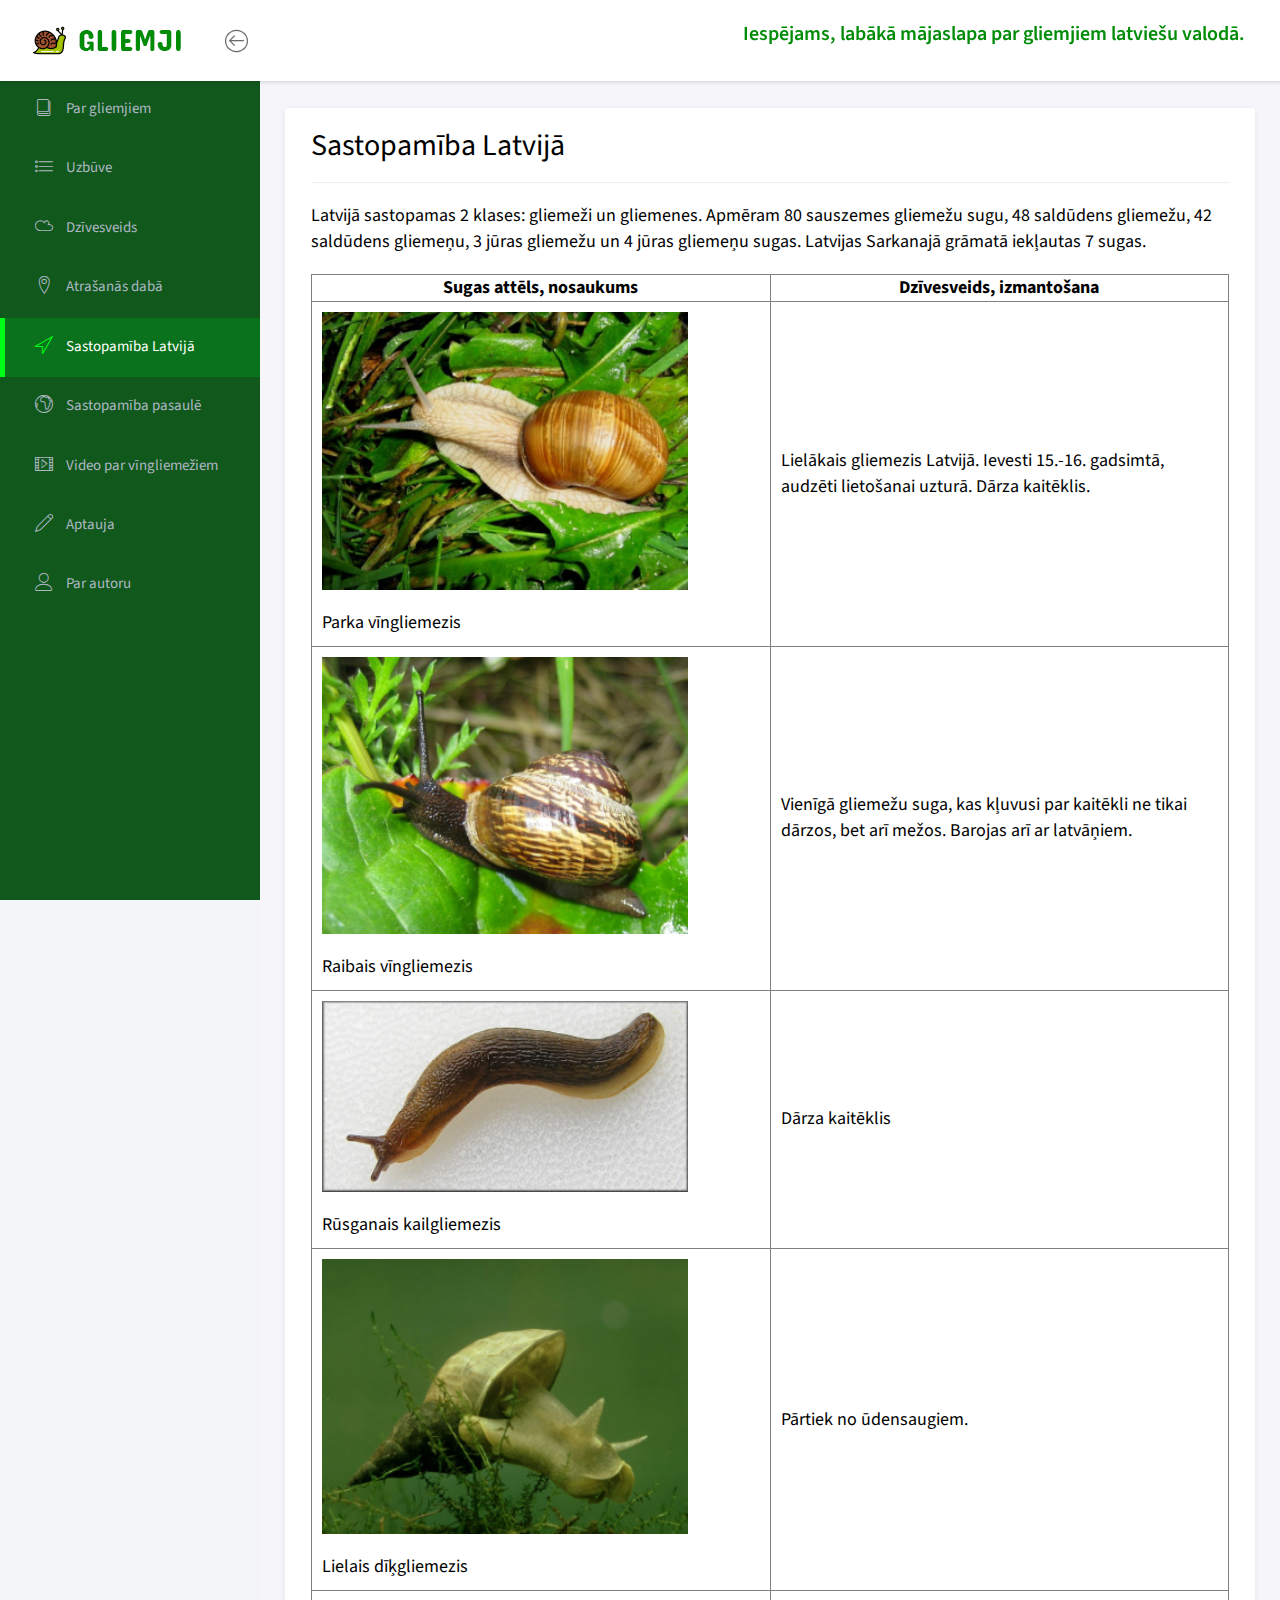
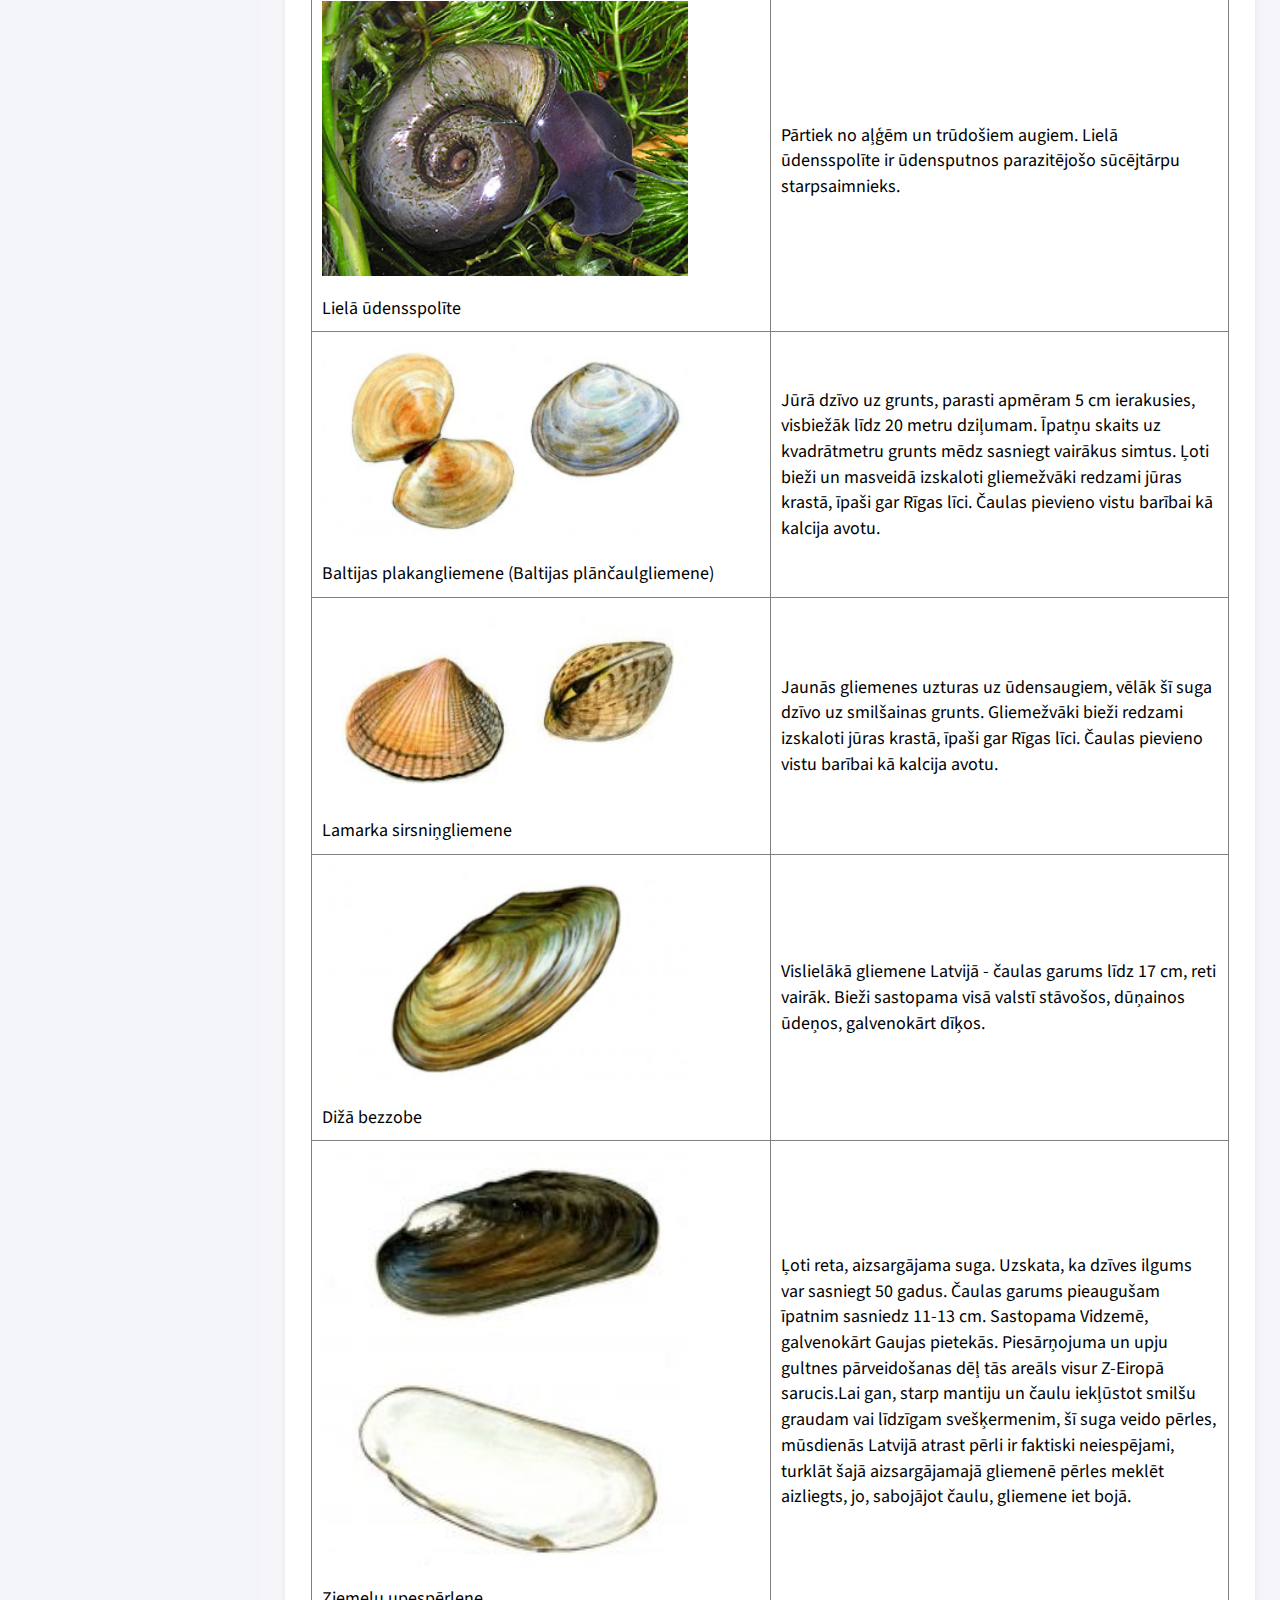
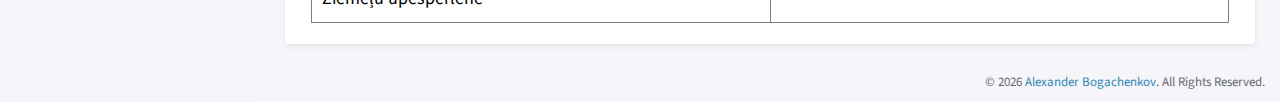
<file: gliemji/sastopamiba_latvija.html>
<!doctype html>
<html lang="lv">

<head>
	<title>Sastopamība Latvijā</title>
	<meta charset="utf-8">
	<meta http-equiv="X-UA-Compatible" content="IE=edge,chrome=1">
	<meta name="viewport" content="width=device-width, initial-scale=1.0, maximum-scale=1.0, user-scalable=0">
	<!-- VENDOR CSS -->
	<link rel="stylesheet" href="assets/vendor/bootstrap/css/bootstrap.min.css">
	<link rel="stylesheet" href="assets/vendor/font-awesome/css/font-awesome.min.css">
	<link rel="stylesheet" href="assets/vendor/linearicons/style.css">
	<link rel="stylesheet" href="assets/vendor/chartist/css/chartist-custom.css">
	<!-- MAIN CSS -->
	<link rel="stylesheet" href="assets/css/main.css">
	<!-- FOR DEMO PURPOSES ONLY. You should remove this in your project -->
	<link rel="stylesheet" href="assets/css/demo.css">
	<!-- GOOGLE FONTS -->
	<link href="https://fonts.googleapis.com/css?family=Source+Sans+Pro:300,400,600,700" rel="stylesheet">
	<!-- ICONS -->
	<link rel="apple-touch-icon" sizes="76x76" href="assets/img/apple-icon.png">
	<link rel="icon" type="image/png" sizes="96x96" href="assets/img/favicon.png">
</head>

<body>
	<!-- WRAPPER -->
	<div id="wrapper">
		<!-- NAVBAR -->
		<nav class="navbar navbar-default navbar-fixed-top">
			<div class="brand">
				<a href="index.html"><img src="assets/img/logo-dark.png" alt="Klorofil Logo" class="img-responsive logo"></a>
			</div>
			<div class="container-fluid">
				<div class="navbar-btn">
					<button type="button" class="btn-toggle-fullwidth"><i class="lnr lnr-arrow-left-circle"></i></button>
				</div>
				<div id="navbar-menu">
					<ul class="nav navbar-nav navbar-right">
					<div style="padding-top: 20px;">
						<span class="headtext">Iespējams, labākā mājaslapa par gliemjiem latviešu valodā.</span>
				    </div>
						<!-- <li>
							<a class="update-pro" href="https://www.themeineed.com/downloads/klorofil-pro-bootstrap-admin-dashboard-template/?utm_source=klorofil&utm_medium=template&utm_campaign=KlorofilPro" title="Upgrade to Pro" target="_blank"><i class="fa fa-rocket"></i> <span>UPGRADE TO PRO</span></a>
						</li> -->
					</ul>
				</div>
			</div>
		</nav>
		<!-- END NAVBAR -->
		<!-- LEFT SIDEBAR -->
		<div id="sidebar-nav" class="sidebar">
			<div class="sidebar-scroll">
				<nav>
					<ul class="nav">
						<li><a href="index.html" class=""><i class="lnr lnr-book"></i> <span>Par gliemjiem</span></a></li>
						<li><a href="uzbuve.html" class=""><i class="lnr lnr-list"></i> <span>Uzbūve</span></a></li>
						<li><a href="dzivesveids.html" class=""><i class="lnr lnr-cloud"></i> <span>Dzīvesveids</span></a></li>
						<li><a href="atrasanas_daba.html" class=""><i class="lnr lnr-map-marker"></i> <span>Atrašanās dabā</span></a></li>
						<li><a href="sastopamiba_latvija.html" class="active"><i class="lnr lnr-location"></i> <span>Sastopamība Latvijā</span></a></li>
						<li><a href="sastopamiba_pasaule.html" class=""><i class="lnr lnr-earth"></i> <span>Sastopamība pasaulē</span></a></li>
						<li><a href="video.html" class=""><i class="lnr lnr-film-play"></i> <span>Video par vīngliemežiem</span></a></li>
						<li><a href="aptauja.html" class=""><i class="lnr lnr-pencil"></i> <span>Aptauja</span></a></li>
						<li><a href="par_autoru.html" class=""><i class="lnr lnr-user"></i> <span>Par autoru</span></a></li>
					</ul>
				</nav>
			</div>
		</div>
		<!-- END LEFT SIDEBAR -->
		<!-- MAIN -->
		<div class="main">
			<!-- MAIN CONTENT -->
			<div class="main-content">
				<div class="container-fluid">
					<!-- OVERVIEW -->
					<div class="panel panel-headline">
						<div class="panel-heading">
							<h3 style="color: black" class="panel-title">Sastopamība Latvijā</h3>
							<hr align="center" width="100%" size="2" color="#777777" />
							<div class="main-info-div">
							    <p style="margin-bottom: 20px;">Latvijā sastopamas 2 klases: gliemeži un gliemenes. Apmēram 80 sauszemes gliemežu sugu, 48 saldūdens gliemežu, 42 saldūdens gliemeņu, 3 jūras gliemežu un 4 jūras gliemeņu sugas. Latvijas Sarkanajā grāmatā iekļautas 7 sugas.</p>
							    <table border="1" style="width:100%">
                                  <tr>
                                    <th style="text-align: center; width: 50%;"><b>Sugas attēls, nosaukums</b></th>
                                    <th style="text-align: center"><b>Dzīvesveids, izmantošana</b></th>
                                  </tr>
                                  <tr>
                                    <td><img style="width: 80%; margin: 10px;" src="assets/img/gl1.png"><p style="margin: 10px;">Parka vīngliemezis</p></td>
                                    <td style="padding: 10px;">Lielākais gliemezis Latvijā. Ievesti 15.-16. gadsimtā, audzēti lietošanai uzturā. Dārza kaitēklis.</td>
                                  </tr>
                                  <tr>
                                    <td><img style="width: 80%; margin: 10px" src="assets/img/gl2.png"><p style="margin: 10px">Raibais vīngliemezis</p></td>
                                    <td style="padding: 10px;">Vienīgā gliemežu suga, kas kļuvusi par kaitēkli ne tikai dārzos, bet arī mežos. Barojas arī ar latvāņiem.</td>
                                  </tr>
                                  <tr>
                                    <td><img style="width: 80%; margin: 10px" src="assets/img/gl3.png"><p style="margin: 10px">Rūsganais kailgliemezis</p></td>
                                    <td style="padding: 10px;">Dārza kaitēklis</td>
                                  </tr>
                                  <tr>
                                    <td><img style="width: 80%; margin: 10px" src="assets/img/gl4.png"><p style="margin: 10px">Lielais dīķgliemezis</p></td>
                                    <td style="padding: 10px;">Pārtiek no ūdensaugiem.</td>
                                  </tr>
                                  <tr>
                                    <td><img style="width: 80%; margin: 10px" src="assets/img/gl5.png"><p style="margin: 10px">Lielā ūdensspolīte</p></td>
                                    <td style="padding: 10px;">Pārtiek no aļģēm un trūdošiem augiem. Lielā ūdensspolīte ir ūdensputnos parazitējošo sūcējtārpu starpsaimnieks.</td>
                                  </tr>
                                  <tr>
                                    <td><img style="width: 80%; margin: 10px" src="assets/img/gl6.png"><p style="margin: 10px">Baltijas plakangliemene (Baltijas plānčaulgliemene)</p></td>
                                    <td style="padding: 10px;">Jūrā dzīvo uz grunts, parasti apmēram 5 cm ierakusies, visbiežāk līdz 20 metru dziļumam. Īpatņu skaits uz kvadrātmetru grunts mēdz sasniegt vairākus simtus. Ļoti bieži un masveidā izskaloti gliemežvāki redzami jūras krastā, īpaši gar Rīgas līci. Čaulas pievieno vistu barībai kā kalcija avotu.</td>
                                  </tr>
                                  <tr>
                                    <td><img style="width: 80%; margin: 10px" src="assets/img/gl7.png"><p style="margin: 10px">Lamarka sirsniņgliemene</p></td>
                                    <td style="padding: 10px;">Jaunās gliemenes uzturas uz ūdensaugiem, vēlāk šī suga dzīvo uz smilšainas grunts. Gliemežvāki bieži redzami izskaloti jūras krastā, īpaši gar Rīgas līci. Čaulas pievieno vistu barībai kā kalcija avotu.</td>
                                  </tr>
                                  <tr>
                                    <td><img style="width: 80%; margin: 10px" src="assets/img/gl8.png"><p style="margin: 10px">Dižā bezzobe</p></td>
                                    <td style="padding: 10px;">Vislielākā gliemene Latvijā - čaulas garums līdz 17 cm, reti vairāk. Bieži sastopama visā valstī stāvošos, dūņainos ūdeņos, galvenokārt dīķos.</td>
                                  </tr>
                                  <tr>
                                    <td><img style="width: 80%; margin: 10px" src="assets/img/gl9.png"><p style="margin: 10px">Ziemeļu upespērlene</p></td>
                                    <td style="padding: 10px;">Ļoti reta, aizsargājama suga. Uzskata, ka dzīves ilgums var sasniegt 50 gadus. Čaulas garums pieaugušam īpatnim sasniedz 11-13 cm. Sastopama Vidzemē, galvenokārt Gaujas pietekās. Piesārņojuma un upju gultnes pārveidošanas dēļ tās areāls visur Z-Eiropā sarucis.Lai gan, starp mantiju un čaulu iekļūstot smilšu graudam vai līdzīgam svešķermenim, šī suga veido pērles, mūsdienās Latvijā atrast pērli ir faktiski neiespējami, turklāt šajā aizsargājamajā gliemenē pērles meklēt aizliegts, jo, sabojājot čaulu, gliemene iet bojā.</td>
                                  </tr>
                                </table>
							</div>
						</div>
					</div>
				</div>
			</div>
			<!-- END MAIN CONTENT -->
		</div>
		<!-- END MAIN -->
		<div class="clearfix"></div>
		<footer>
			<div class="container-fluid">
				<p class="copyright">&copy; <script>document.write( new Date().getFullYear() );</script> <a href="https://www.facebook.com/profile.php?id=100011710257426" target="_blank">Alexander Bogachenkov</a>. All Rights Reserved.</p>
			</div>
		</footer>
	</div>
	<!-- END WRAPPER -->
	<!-- Javascript -->
	<script src="assets/vendor/jquery/jquery.min.js"></script>
	<script src="assets/vendor/bootstrap/js/bootstrap.min.js"></script>
	<script src="assets/vendor/jquery-slimscroll/jquery.slimscroll.min.js"></script>
	<script src="assets/vendor/jquery.easy-pie-chart/jquery.easypiechart.min.js"></script>
	<script src="assets/vendor/chartist/js/chartist.min.js"></script>
	<script src="assets/scripts/klorofil-common.js"></script>
	<script>
	$(function() {
		var data, options;

		// headline charts
		data = {
			labels: ['Mon', 'Tue', 'Wed', 'Thu', 'Fri', 'Sat', 'Sun'],
			series: [
				[23, 29, 24, 40, 25, 24, 35],
				[14, 25, 18, 34, 29, 38, 44],
			]
		};

		options = {
			height: 300,
			showArea: true,
			showLine: false,
			showPoint: false,
			fullWidth: true,
			axisX: {
				showGrid: false
			},
			lineSmooth: false,
		};

		new Chartist.Line('#headline-chart', data, options);


		// visits trend charts
		data = {
			labels: ['Jan', 'Feb', 'Mar', 'Apr', 'May', 'Jun', 'Jul', 'Aug', 'Sep', 'Oct', 'Nov', 'Dec'],
			series: [{
				name: 'series-real',
				data: [200, 380, 350, 320, 410, 450, 570, 400, 555, 620, 750, 900],
			}, {
				name: 'series-projection',
				data: [240, 350, 360, 380, 400, 450, 480, 523, 555, 600, 700, 800],
			}]
		};

		options = {
			fullWidth: true,
			lineSmooth: false,
			height: "270px",
			low: 0,
			high: 'auto',
			series: {
				'series-projection': {
					showArea: true,
					showPoint: false,
					showLine: false
				},
			},
			axisX: {
				showGrid: false,

			},
			axisY: {
				showGrid: false,
				onlyInteger: true,
				offset: 0,
			},
			chartPadding: {
				left: 20,
				right: 20
			}
		};

		new Chartist.Line('#visits-trends-chart', data, options);


		// visits chart
		data = {
			labels: ['Mon', 'Tue', 'Wed', 'Thu', 'Fri', 'Sat', 'Sun'],
			series: [
				[6384, 6342, 5437, 2764, 3958, 5068, 7654]
			]
		};

		options = {
			height: 300,
			axisX: {
				showGrid: false
			},
		};

		new Chartist.Bar('#visits-chart', data, options);


		// real-time pie chart
		var sysLoad = $('#system-load').easyPieChart({
			size: 130,
			barColor: function(percent) {
				return "rgb(" + Math.round(200 * percent / 100) + ", " + Math.round(200 * (1.1 - percent / 100)) + ", 0)";
			},
			trackColor: 'rgba(245, 245, 245, 0.8)',
			scaleColor: false,
			lineWidth: 5,
			lineCap: "square",
			animate: 800
		});

		var updateInterval = 3000; // in milliseconds

		setInterval(function() {
			var randomVal;
			randomVal = getRandomInt(0, 100);

			sysLoad.data('easyPieChart').update(randomVal);
			sysLoad.find('.percent').text(randomVal);
		}, updateInterval);

		function getRandomInt(min, max) {
			return Math.floor(Math.random() * (max - min + 1)) + min;
		}

	});
	</script>
</body>

</html>
</file>
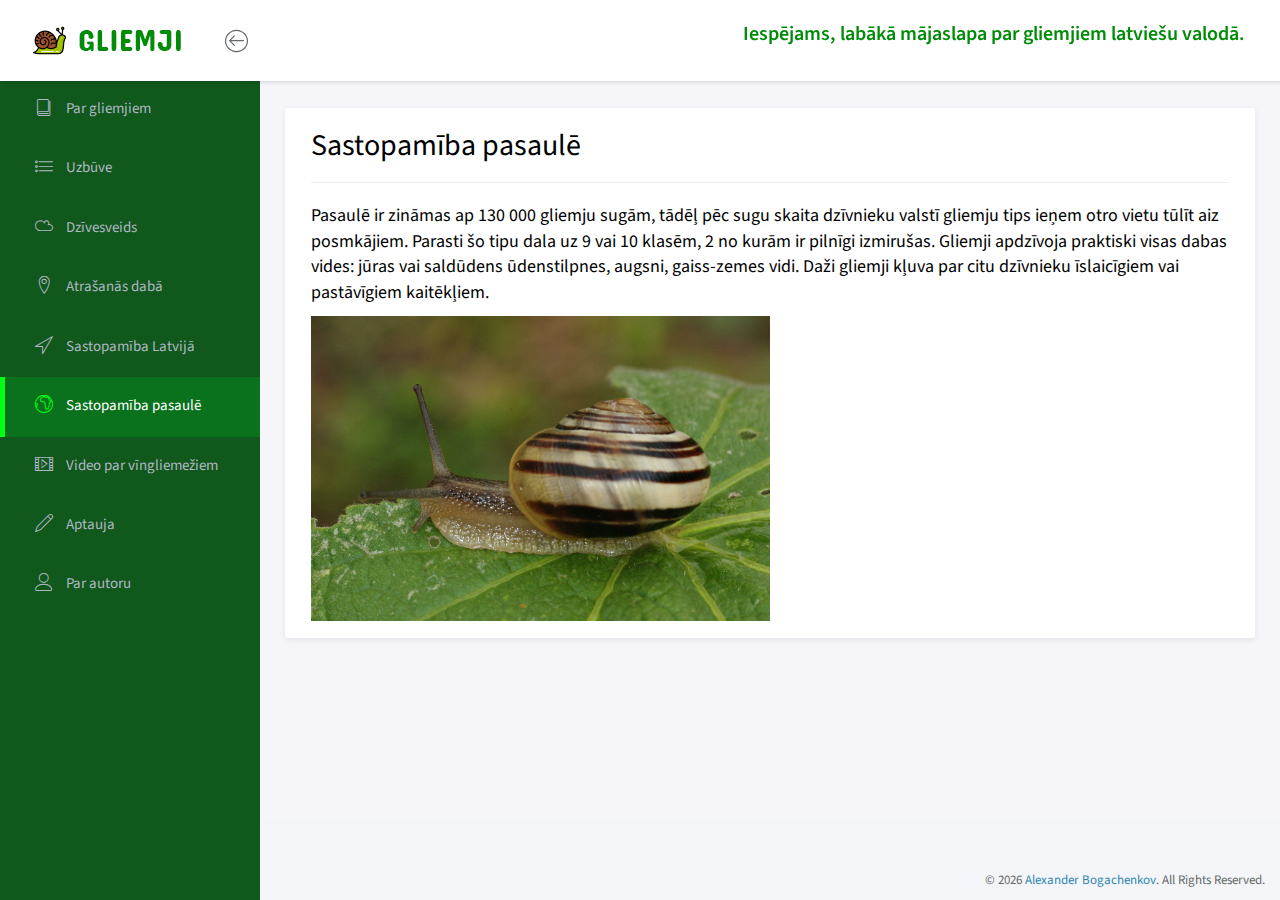
<file: gliemji/sastopamiba_pasaule.html>
<!doctype html>
<html lang="lv">

<head>
	<title>Sastopamība pasaulē</title>
	<meta charset="utf-8">
	<meta http-equiv="X-UA-Compatible" content="IE=edge,chrome=1">
	<meta name="viewport" content="width=device-width, initial-scale=1.0, maximum-scale=1.0, user-scalable=0">
	<!-- VENDOR CSS -->
	<link rel="stylesheet" href="assets/vendor/bootstrap/css/bootstrap.min.css">
	<link rel="stylesheet" href="assets/vendor/font-awesome/css/font-awesome.min.css">
	<link rel="stylesheet" href="assets/vendor/linearicons/style.css">
	<link rel="stylesheet" href="assets/vendor/chartist/css/chartist-custom.css">
	<!-- MAIN CSS -->
	<link rel="stylesheet" href="assets/css/main.css">
	<!-- FOR DEMO PURPOSES ONLY. You should remove this in your project -->
	<link rel="stylesheet" href="assets/css/demo.css">
	<!-- GOOGLE FONTS -->
	<link href="https://fonts.googleapis.com/css?family=Source+Sans+Pro:300,400,600,700" rel="stylesheet">
	<!-- ICONS -->
	<link rel="apple-touch-icon" sizes="76x76" href="assets/img/apple-icon.png">
	<link rel="icon" type="image/png" sizes="96x96" href="assets/img/favicon.png">
</head>

<body>
	<!-- WRAPPER -->
	<div id="wrapper">
		<!-- NAVBAR -->
		<nav class="navbar navbar-default navbar-fixed-top">
			<div class="brand">
				<a href="index.html"><img src="assets/img/logo-dark.png" alt="Klorofil Logo" class="img-responsive logo"></a>
			</div>
			<div class="container-fluid">
				<div class="navbar-btn">
					<button type="button" class="btn-toggle-fullwidth"><i class="lnr lnr-arrow-left-circle"></i></button>
				</div>
				<div id="navbar-menu">
					<ul class="nav navbar-nav navbar-right">
					<div style="padding-top: 20px;">
						<span class="headtext">Iespējams, labākā mājaslapa par gliemjiem latviešu valodā.</span>
				    </div>
						<!-- <li>
							<a class="update-pro" href="https://www.themeineed.com/downloads/klorofil-pro-bootstrap-admin-dashboard-template/?utm_source=klorofil&utm_medium=template&utm_campaign=KlorofilPro" title="Upgrade to Pro" target="_blank"><i class="fa fa-rocket"></i> <span>UPGRADE TO PRO</span></a>
						</li> -->
					</ul>
				</div>
			</div>
		</nav>
		<!-- END NAVBAR -->
		<!-- LEFT SIDEBAR -->
		<div id="sidebar-nav" class="sidebar">
			<div class="sidebar-scroll">
				<nav>
					<ul class="nav">
						<li><a href="index.html" class=""><i class="lnr lnr-book"></i> <span>Par gliemjiem</span></a></li>
						<li><a href="uzbuve.html" class=""><i class="lnr lnr-list"></i> <span>Uzbūve</span></a></li>
						<li><a href="dzivesveids.html" class=""><i class="lnr lnr-cloud"></i> <span>Dzīvesveids</span></a></li>
						<li><a href="atrasanas_daba.html" class=""><i class="lnr lnr-map-marker"></i> <span>Atrašanās dabā</span></a></li>
						<li><a href="sastopamiba_latvija.html" class=""><i class="lnr lnr-location"></i> <span>Sastopamība Latvijā</span></a></li>
						<li><a href="sastopamiba_pasaule.html" class="active"><i class="lnr lnr-earth"></i> <span>Sastopamība pasaulē</span></a></li>
						<li><a href="video.html" class=""><i class="lnr lnr-film-play"></i> <span>Video par vīngliemežiem</span></a></li>
						<li><a href="aptauja.html" class=""><i class="lnr lnr-pencil"></i> <span>Aptauja</span></a></li>
						<li><a href="par_autoru.html" class=""><i class="lnr lnr-user"></i> <span>Par autoru</span></a></li>
					</ul>
				</nav>
			</div>
		</div>
		<!-- END LEFT SIDEBAR -->
		<!-- MAIN -->
		<div class="main">
			<!-- MAIN CONTENT -->
			<div class="main-content">
				<div class="container-fluid">
					<!-- OVERVIEW -->
					<div class="panel panel-headline">
						<div class="panel-heading">
							<h3 style="color: black" class="panel-title">Sastopamība pasaulē</h3>
							<hr align="center" width="100%" size="2" color="#777777" />
							<div class="main-info-div">
							    <p>Pasaulē ir zināmas ap 130 000 gliemju sugām, tādēļ pēc sugu skaita dzīvnieku valstī gliemju tips ieņem otro vietu tūlīt aiz posmkājiem. Parasti šo tipu dala uz 9 vai 10 klasēm, 2 no kurām ir pilnīgi izmirušas. Gliemji apdzīvoja praktiski visas dabas vides: jūras vai saldūdens ūdenstilpnes, augsni, gaiss-zemes vidi. Daži gliemji kļuva par citu dzīvnieku īslaicīgiem vai pastāvīgiem kaitēkļiem.</p>
							    <img src="assets/img/gliemji5.jpg" width="50%">
							</div>
						</div>
					</div>
				</div>
			</div>
			<!-- END MAIN CONTENT -->
		</div>
		<!-- END MAIN -->
		<div class="clearfix"></div>
		<footer>
			<div class="container-fluid">
				<p class="copyright">&copy; <script>document.write( new Date().getFullYear() );</script> <a href="https://www.facebook.com/profile.php?id=100011710257426" target="_blank">Alexander Bogachenkov</a>. All Rights Reserved.</p>
			</div>
		</footer>
	</div>
	<!-- END WRAPPER -->
	<!-- Javascript -->
	<script src="assets/vendor/jquery/jquery.min.js"></script>
	<script src="assets/vendor/bootstrap/js/bootstrap.min.js"></script>
	<script src="assets/vendor/jquery-slimscroll/jquery.slimscroll.min.js"></script>
	<script src="assets/vendor/jquery.easy-pie-chart/jquery.easypiechart.min.js"></script>
	<script src="assets/vendor/chartist/js/chartist.min.js"></script>
	<script src="assets/scripts/klorofil-common.js"></script>
	<script>
	$(function() {
		var data, options;

		// headline charts
		data = {
			labels: ['Mon', 'Tue', 'Wed', 'Thu', 'Fri', 'Sat', 'Sun'],
			series: [
				[23, 29, 24, 40, 25, 24, 35],
				[14, 25, 18, 34, 29, 38, 44],
			]
		};

		options = {
			height: 300,
			showArea: true,
			showLine: false,
			showPoint: false,
			fullWidth: true,
			axisX: {
				showGrid: false
			},
			lineSmooth: false,
		};

		new Chartist.Line('#headline-chart', data, options);


		// visits trend charts
		data = {
			labels: ['Jan', 'Feb', 'Mar', 'Apr', 'May', 'Jun', 'Jul', 'Aug', 'Sep', 'Oct', 'Nov', 'Dec'],
			series: [{
				name: 'series-real',
				data: [200, 380, 350, 320, 410, 450, 570, 400, 555, 620, 750, 900],
			}, {
				name: 'series-projection',
				data: [240, 350, 360, 380, 400, 450, 480, 523, 555, 600, 700, 800],
			}]
		};

		options = {
			fullWidth: true,
			lineSmooth: false,
			height: "270px",
			low: 0,
			high: 'auto',
			series: {
				'series-projection': {
					showArea: true,
					showPoint: false,
					showLine: false
				},
			},
			axisX: {
				showGrid: false,

			},
			axisY: {
				showGrid: false,
				onlyInteger: true,
				offset: 0,
			},
			chartPadding: {
				left: 20,
				right: 20
			}
		};

		new Chartist.Line('#visits-trends-chart', data, options);


		// visits chart
		data = {
			labels: ['Mon', 'Tue', 'Wed', 'Thu', 'Fri', 'Sat', 'Sun'],
			series: [
				[6384, 6342, 5437, 2764, 3958, 5068, 7654]
			]
		};

		options = {
			height: 300,
			axisX: {
				showGrid: false
			},
		};

		new Chartist.Bar('#visits-chart', data, options);


		// real-time pie chart
		var sysLoad = $('#system-load').easyPieChart({
			size: 130,
			barColor: function(percent) {
				return "rgb(" + Math.round(200 * percent / 100) + ", " + Math.round(200 * (1.1 - percent / 100)) + ", 0)";
			},
			trackColor: 'rgba(245, 245, 245, 0.8)',
			scaleColor: false,
			lineWidth: 5,
			lineCap: "square",
			animate: 800
		});

		var updateInterval = 3000; // in milliseconds

		setInterval(function() {
			var randomVal;
			randomVal = getRandomInt(0, 100);

			sysLoad.data('easyPieChart').update(randomVal);
			sysLoad.find('.percent').text(randomVal);
		}, updateInterval);

		function getRandomInt(min, max) {
			return Math.floor(Math.random() * (max - min + 1)) + min;
		}

	});
	</script>
</body>

</html>
</file>
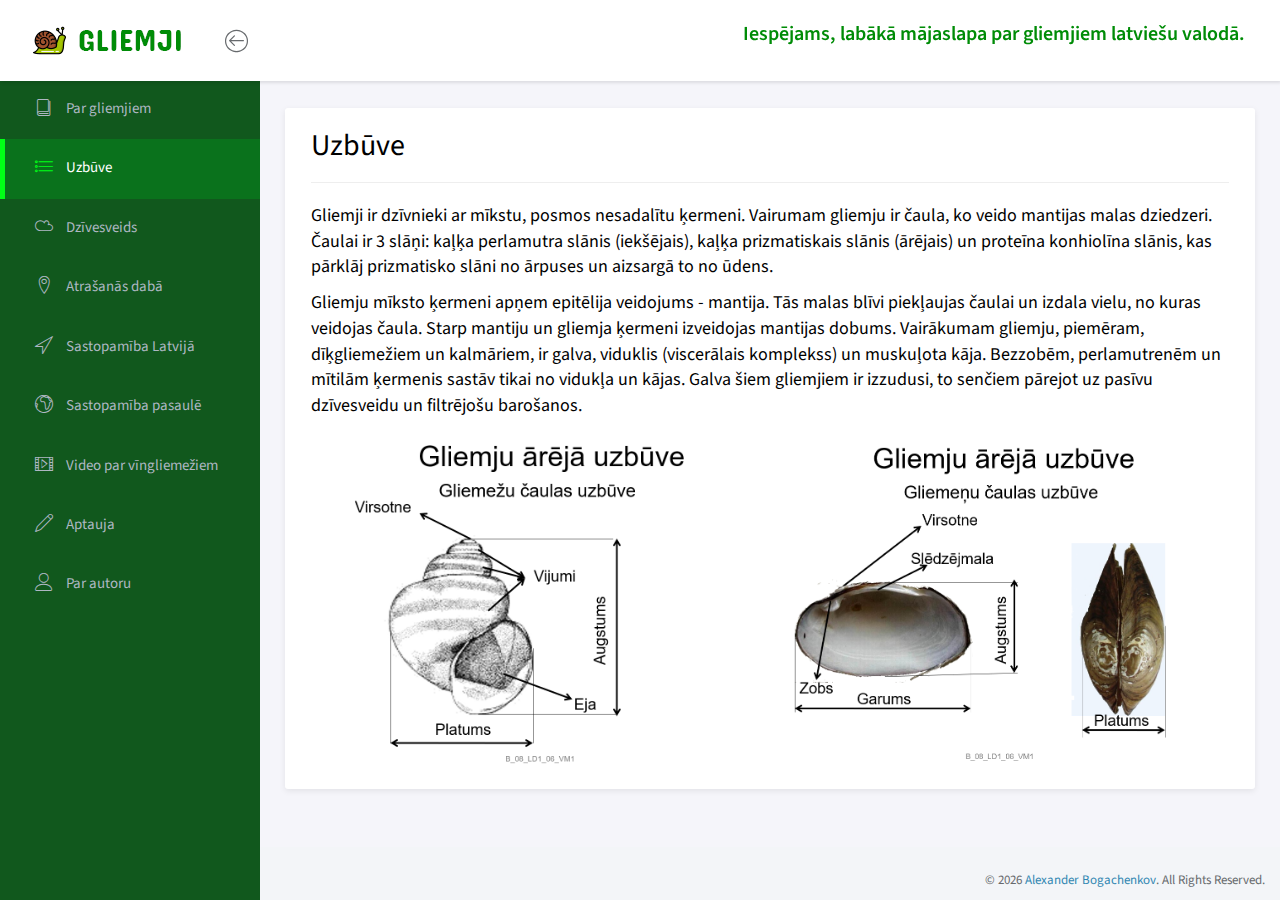
<file: gliemji/uzbuve.html>
<!doctype html>
<html lang="lv">

<head>
	<title>Uzbūve</title>
	<meta charset="utf-8">
	<meta http-equiv="X-UA-Compatible" content="IE=edge,chrome=1">
	<meta name="viewport" content="width=device-width, initial-scale=1.0, maximum-scale=1.0, user-scalable=0">
	<!-- VENDOR CSS -->
	<link rel="stylesheet" href="assets/vendor/bootstrap/css/bootstrap.min.css">
	<link rel="stylesheet" href="assets/vendor/font-awesome/css/font-awesome.min.css">
	<link rel="stylesheet" href="assets/vendor/linearicons/style.css">
	<link rel="stylesheet" href="assets/vendor/chartist/css/chartist-custom.css">
	<!-- MAIN CSS -->
	<link rel="stylesheet" href="assets/css/main.css">
	<!-- FOR DEMO PURPOSES ONLY. You should remove this in your project -->
	<link rel="stylesheet" href="assets/css/demo.css">
	<!-- GOOGLE FONTS -->
	<link href="https://fonts.googleapis.com/css?family=Source+Sans+Pro:300,400,600,700" rel="stylesheet">
	<!-- ICONS -->
	<link rel="apple-touch-icon" sizes="76x76" href="assets/img/apple-icon.png">
	<link rel="icon" type="image/png" sizes="96x96" href="assets/img/favicon.png">
</head>

<body>
	<!-- WRAPPER -->
	<div id="wrapper">
		<!-- NAVBAR -->
		<nav class="navbar navbar-default navbar-fixed-top">
			<div class="brand">
				<a href="index.html"><img src="assets/img/logo-dark.png" alt="Klorofil Logo" class="img-responsive logo"></a>
			</div>
			<div class="container-fluid">
				<div class="navbar-btn">
					<button type="button" class="btn-toggle-fullwidth"><i class="lnr lnr-arrow-left-circle"></i></button>
				</div>
				<div id="navbar-menu">
					<ul class="nav navbar-nav navbar-right">
					<div style="padding-top: 20px;">
						<span class="headtext">Iespējams, labākā mājaslapa par gliemjiem latviešu valodā.</span>
				    </div>
						<!-- <li>
							<a class="update-pro" href="https://www.themeineed.com/downloads/klorofil-pro-bootstrap-admin-dashboard-template/?utm_source=klorofil&utm_medium=template&utm_campaign=KlorofilPro" title="Upgrade to Pro" target="_blank"><i class="fa fa-rocket"></i> <span>UPGRADE TO PRO</span></a>
						</li> -->
					</ul>
				</div>
			</div>
		</nav>
		<!-- END NAVBAR -->
		<!-- LEFT SIDEBAR -->
		<div id="sidebar-nav" class="sidebar">
			<div class="sidebar-scroll">
				<nav>
					<ul class="nav">
						<li><a href="index.html" class=""><i class="lnr lnr-book"></i> <span>Par gliemjiem</span></a></li>
						<li><a href="uzbuve.html" class="active"><i class="lnr lnr-list"></i> <span>Uzbūve</span></a></li>
						<li><a href="dzivesveids.html" class=""><i class="lnr lnr-cloud"></i> <span>Dzīvesveids</span></a></li>
						<li><a href="atrasanas_daba.html" class=""><i class="lnr lnr-map-marker"></i> <span>Atrašanās dabā</span></a></li>
						<li><a href="sastopamiba_latvija.html" class=""><i class="lnr lnr-location"></i> <span>Sastopamība Latvijā</span></a></li>
						<li><a href="sastopamiba_pasaule.html" class=""><i class="lnr lnr-earth"></i> <span>Sastopamība pasaulē</span></a></li>
						<li><a href="video.html" class=""><i class="lnr lnr-film-play"></i> <span>Video par vīngliemežiem</span></a></li>
						<li><a href="aptauja.html" class=""><i class="lnr lnr-pencil"></i> <span>Aptauja</span></a></li>
						<li><a href="par_autoru.html" class=""><i class="lnr lnr-user"></i> <span>Par autoru</span></a></li>
					</ul>
				</nav>
			</div>
		</div>
		<!-- END LEFT SIDEBAR -->
		<!-- MAIN -->
		<div class="main">
			<!-- MAIN CONTENT -->
			<div class="main-content">
				<div class="container-fluid">
					<!-- OVERVIEW -->
					<div class="panel panel-headline">
						<div class="panel-heading">
							<h3 style="color: black" class="panel-title">Uzbūve</h3>
							<hr align="center" width="100%" size="2" color="#777777" />
							<div class="main-info-div">
                           <p>Gliemji ir dzīvnieki ar mīkstu, posmos nesadalītu ķermeni. Vairumam gliemju ir čaula, ko veido mantijas malas dziedzeri. Čaulai ir 3 slāņi: kaļķa perlamutra slānis (iekšējais), kaļķa prizmatiskais slānis (ārējais) un proteīna konhiolīna slānis, kas pārklāj prizmatisko slāni no ārpuses un aizsargā to no ūdens.</p>
                           <p>Gliemju mīksto ķermeni apņem epitēlija veidojums - mantija. Tās malas blīvi piekļaujas čaulai un izdala vielu, no kuras veidojas čaula. Starp mantiju un gliemja ķermeni izveidojas mantijas dobums. Vairākumam gliemju, piemēram, dīķgliemežiem un kalmāriem, ir galva, viduklis (viscerālais komplekss) un muskuļota kāja. Bezzobēm, perlamutrenēm un mītilām ķermenis sastāv tikai no vidukļa un kājas. Galva šiem gliemjiem ir izzudusi, to senčiem pārejot uz pasīvu dzīvesveidu un filtrējošu barošanos.</p>
                            <div style="display: block;">
							    <img style="width: 50%" src="assets/img/uzb1.PNG">
							    <img style="width: 49%" src="assets/img/uzb2.PNG">
				            </div>
							</div>
						</div>
					</div>
				</div>
			</div>
			<!-- END MAIN CONTENT -->
		</div>
		<!-- END MAIN -->
		<div class="clearfix"></div>
		<footer>
			<div class="container-fluid">
				<p class="copyright">&copy; <script>document.write( new Date().getFullYear() );</script> <a href="https://www.facebook.com/profile.php?id=100011710257426" target="_blank">Alexander Bogachenkov</a>. All Rights Reserved.</p>
			</div>
		</footer>
	</div>
	<!-- END WRAPPER -->
	<!-- Javascript -->
	<script src="assets/vendor/jquery/jquery.min.js"></script>
	<script src="assets/vendor/bootstrap/js/bootstrap.min.js"></script>
	<script src="assets/vendor/jquery-slimscroll/jquery.slimscroll.min.js"></script>
	<script src="assets/vendor/jquery.easy-pie-chart/jquery.easypiechart.min.js"></script>
	<script src="assets/vendor/chartist/js/chartist.min.js"></script>
	<script src="assets/scripts/klorofil-common.js"></script>
	<script>
	$(function() {
		var data, options;

		// headline charts
		data = {
			labels: ['Mon', 'Tue', 'Wed', 'Thu', 'Fri', 'Sat', 'Sun'],
			series: [
				[23, 29, 24, 40, 25, 24, 35],
				[14, 25, 18, 34, 29, 38, 44],
			]
		};

		options = {
			height: 300,
			showArea: true,
			showLine: false,
			showPoint: false,
			fullWidth: true,
			axisX: {
				showGrid: false
			},
			lineSmooth: false,
		};

		new Chartist.Line('#headline-chart', data, options);


		// visits trend charts
		data = {
			labels: ['Jan', 'Feb', 'Mar', 'Apr', 'May', 'Jun', 'Jul', 'Aug', 'Sep', 'Oct', 'Nov', 'Dec'],
			series: [{
				name: 'series-real',
				data: [200, 380, 350, 320, 410, 450, 570, 400, 555, 620, 750, 900],
			}, {
				name: 'series-projection',
				data: [240, 350, 360, 380, 400, 450, 480, 523, 555, 600, 700, 800],
			}]
		};

		options = {
			fullWidth: true,
			lineSmooth: false,
			height: "270px",
			low: 0,
			high: 'auto',
			series: {
				'series-projection': {
					showArea: true,
					showPoint: false,
					showLine: false
				},
			},
			axisX: {
				showGrid: false,

			},
			axisY: {
				showGrid: false,
				onlyInteger: true,
				offset: 0,
			},
			chartPadding: {
				left: 20,
				right: 20
			}
		};

		new Chartist.Line('#visits-trends-chart', data, options);


		// visits chart
		data = {
			labels: ['Mon', 'Tue', 'Wed', 'Thu', 'Fri', 'Sat', 'Sun'],
			series: [
				[6384, 6342, 5437, 2764, 3958, 5068, 7654]
			]
		};

		options = {
			height: 300,
			axisX: {
				showGrid: false
			},
		};

		new Chartist.Bar('#visits-chart', data, options);


		// real-time pie chart
		var sysLoad = $('#system-load').easyPieChart({
			size: 130,
			barColor: function(percent) {
				return "rgb(" + Math.round(200 * percent / 100) + ", " + Math.round(200 * (1.1 - percent / 100)) + ", 0)";
			},
			trackColor: 'rgba(245, 245, 245, 0.8)',
			scaleColor: false,
			lineWidth: 5,
			lineCap: "square",
			animate: 800
		});

		var updateInterval = 3000; // in milliseconds

		setInterval(function() {
			var randomVal;
			randomVal = getRandomInt(0, 100);

			sysLoad.data('easyPieChart').update(randomVal);
			sysLoad.find('.percent').text(randomVal);
		}, updateInterval);

		function getRandomInt(min, max) {
			return Math.floor(Math.random() * (max - min + 1)) + min;
		}

	});
	</script>
</body>

</html>
</file>
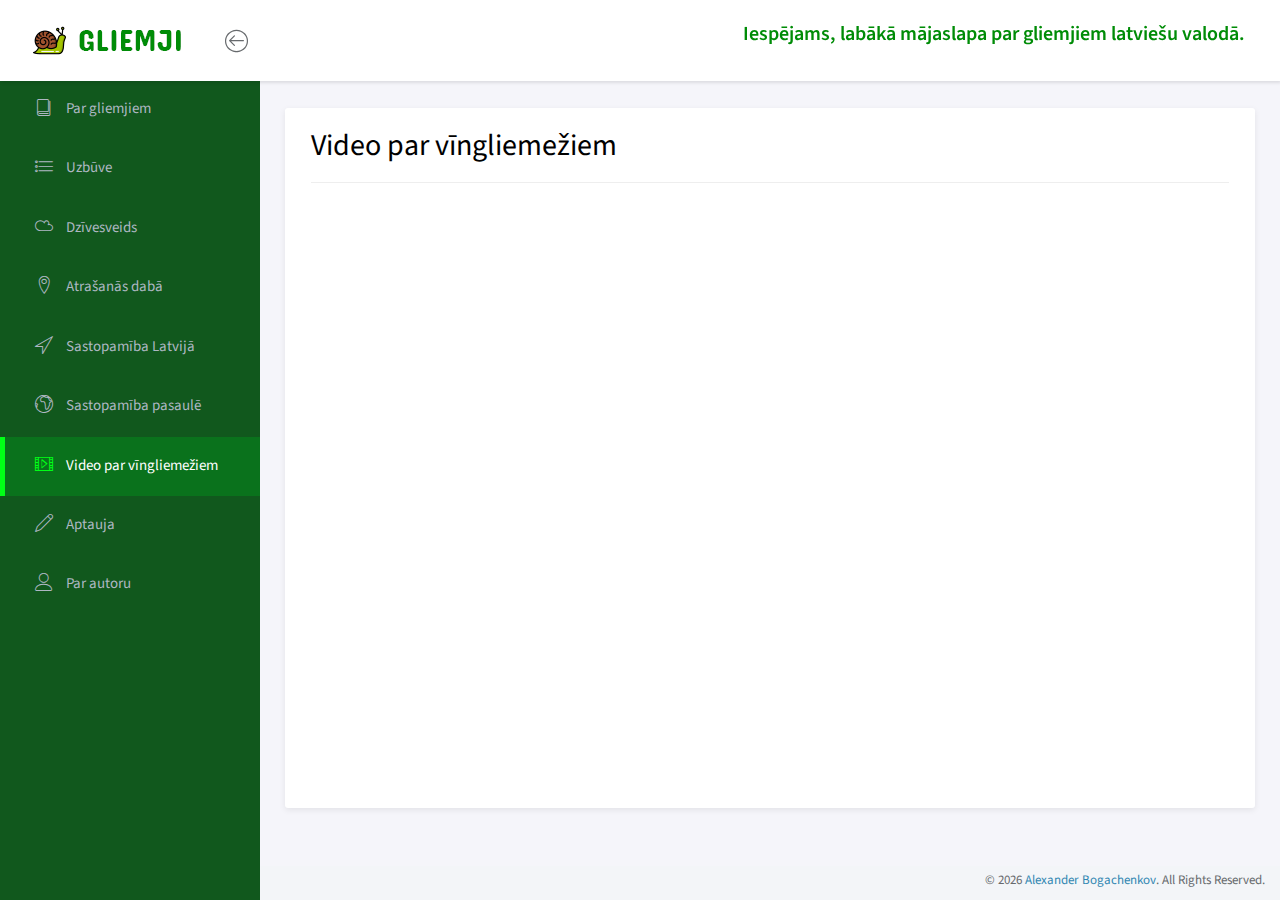
<file: gliemji/video.html>
<!doctype html>
<html lang="lv">

<head>
	<title>Video par vīngliemežiem</title>
	<meta charset="utf-8">
	<meta http-equiv="X-UA-Compatible" content="IE=edge,chrome=1">
	<meta name="viewport" content="width=device-width, initial-scale=1.0, maximum-scale=1.0, user-scalable=0">
	<!-- VENDOR CSS -->
	<link rel="stylesheet" href="assets/vendor/bootstrap/css/bootstrap.min.css">
	<link rel="stylesheet" href="assets/vendor/font-awesome/css/font-awesome.min.css">
	<link rel="stylesheet" href="assets/vendor/linearicons/style.css">
	<link rel="stylesheet" href="assets/vendor/chartist/css/chartist-custom.css">
	<!-- MAIN CSS -->
	<link rel="stylesheet" href="assets/css/main.css">
	<!-- FOR DEMO PURPOSES ONLY. You should remove this in your project -->
	<link rel="stylesheet" href="assets/css/demo.css">
	<!-- GOOGLE FONTS -->
	<link href="https://fonts.googleapis.com/css?family=Source+Sans+Pro:300,400,600,700" rel="stylesheet">
	<!-- ICONS -->
	<link rel="apple-touch-icon" sizes="76x76" href="assets/img/apple-icon.png">
	<link rel="icon" type="image/png" sizes="96x96" href="assets/img/favicon.png">
</head>

<body>
	<!-- WRAPPER -->
	<div id="wrapper">
		<!-- NAVBAR -->
		<nav class="navbar navbar-default navbar-fixed-top">
			<div class="brand">
				<a href="index.html"><img src="assets/img/logo-dark.png" alt="Klorofil Logo" class="img-responsive logo"></a>
			</div>
			<div class="container-fluid">
				<div class="navbar-btn">
					<button type="button" class="btn-toggle-fullwidth"><i class="lnr lnr-arrow-left-circle"></i></button>
				</div>
				<div id="navbar-menu">
					<ul class="nav navbar-nav navbar-right">
					<div style="padding-top: 20px;">
						<span class="headtext">Iespējams, labākā mājaslapa par gliemjiem latviešu valodā.</span>
				    </div>
						<!-- <li>
							<a class="update-pro" href="https://www.themeineed.com/downloads/klorofil-pro-bootstrap-admin-dashboard-template/?utm_source=klorofil&utm_medium=template&utm_campaign=KlorofilPro" title="Upgrade to Pro" target="_blank"><i class="fa fa-rocket"></i> <span>UPGRADE TO PRO</span></a>
						</li> -->
					</ul>
				</div>
			</div>
		</nav>
		<!-- END NAVBAR -->
		<!-- LEFT SIDEBAR -->
		<div id="sidebar-nav" class="sidebar">
			<div class="sidebar-scroll">
				<nav>
					<ul class="nav">
						<li><a href="index.html" class=""><i class="lnr lnr-book"></i> <span>Par gliemjiem</span></a></li>
						<li><a href="uzbuve.html" class=""><i class="lnr lnr-list"></i> <span>Uzbūve</span></a></li>
						<li><a href="dzivesveids.html" class=""><i class="lnr lnr-cloud"></i> <span>Dzīvesveids</span></a></li>
						<li><a href="atrasanas_daba.html" class=""><i class="lnr lnr-map-marker"></i> <span>Atrašanās dabā</span></a></li>
						<li><a href="sastopamiba_latvija.html" class=""><i class="lnr lnr-location"></i> <span>Sastopamība Latvijā</span></a></li>
						<li><a href="sastopamiba_pasaule.html" class=""><i class="lnr lnr-earth"></i> <span>Sastopamība pasaulē</span></a></li>
						<li><a href="video.html" class="active"><i class="lnr lnr-film-play"></i> <span>Video par vīngliemežiem</span></a></li>
						<li><a href="aptauja.html" class=""><i class="lnr lnr-pencil"></i> <span>Aptauja</span></a></li>
						<li><a href="par_autoru.html" class=""><i class="lnr lnr-user"></i> <span>Par autoru</span></a></li>
					</ul>
				</nav>
			</div>
		</div>
		<!-- END LEFT SIDEBAR -->
		<!-- MAIN -->
		<div class="main">
			<!-- MAIN CONTENT -->
			<div class="main-content">
				<div class="container-fluid">
					<!-- OVERVIEW -->
					<div class="panel panel-headline">
						<div class="panel-heading">
							<h3 style="color: black" class="panel-title">Video par vīngliemežiem</h3>
							<hr align="center" width="100%" size="2" color="#777777" />
							<div class="main-info-div">
							    <iframe width="70%" height="576" src="https://www.youtube.com/embed/yCwsMCU3BpE" frameborder="0" allow="accelerometer; autoplay; encrypted-media; gyroscope; picture-in-picture" allowfullscreen></iframe>
							</div>
						</div>
					</div>
				</div>
			</div>
			<!-- END MAIN CONTENT -->
		</div>
		<!-- END MAIN -->
		<div class="clearfix"></div>
		<footer>
			<div class="container-fluid">
				<p class="copyright">&copy; <script>document.write( new Date().getFullYear() );</script> <a href="https://www.facebook.com/profile.php?id=100011710257426" target="_blank">Alexander Bogachenkov</a>. All Rights Reserved.</p>
			</div>
		</footer>
	</div>
	<!-- END WRAPPER -->
	<!-- Javascript -->
	<script src="assets/vendor/jquery/jquery.min.js"></script>
	<script src="assets/vendor/bootstrap/js/bootstrap.min.js"></script>
	<script src="assets/vendor/jquery-slimscroll/jquery.slimscroll.min.js"></script>
	<script src="assets/vendor/jquery.easy-pie-chart/jquery.easypiechart.min.js"></script>
	<script src="assets/vendor/chartist/js/chartist.min.js"></script>
	<script src="assets/scripts/klorofil-common.js"></script>
	<script>
	$(function() {
		var data, options;

		// headline charts
		data = {
			labels: ['Mon', 'Tue', 'Wed', 'Thu', 'Fri', 'Sat', 'Sun'],
			series: [
				[23, 29, 24, 40, 25, 24, 35],
				[14, 25, 18, 34, 29, 38, 44],
			]
		};

		options = {
			height: 300,
			showArea: true,
			showLine: false,
			showPoint: false,
			fullWidth: true,
			axisX: {
				showGrid: false
			},
			lineSmooth: false,
		};

		new Chartist.Line('#headline-chart', data, options);


		// visits trend charts
		data = {
			labels: ['Jan', 'Feb', 'Mar', 'Apr', 'May', 'Jun', 'Jul', 'Aug', 'Sep', 'Oct', 'Nov', 'Dec'],
			series: [{
				name: 'series-real',
				data: [200, 380, 350, 320, 410, 450, 570, 400, 555, 620, 750, 900],
			}, {
				name: 'series-projection',
				data: [240, 350, 360, 380, 400, 450, 480, 523, 555, 600, 700, 800],
			}]
		};

		options = {
			fullWidth: true,
			lineSmooth: false,
			height: "270px",
			low: 0,
			high: 'auto',
			series: {
				'series-projection': {
					showArea: true,
					showPoint: false,
					showLine: false
				},
			},
			axisX: {
				showGrid: false,

			},
			axisY: {
				showGrid: false,
				onlyInteger: true,
				offset: 0,
			},
			chartPadding: {
				left: 20,
				right: 20
			}
		};

		new Chartist.Line('#visits-trends-chart', data, options);


		// visits chart
		data = {
			labels: ['Mon', 'Tue', 'Wed', 'Thu', 'Fri', 'Sat', 'Sun'],
			series: [
				[6384, 6342, 5437, 2764, 3958, 5068, 7654]
			]
		};

		options = {
			height: 300,
			axisX: {
				showGrid: false
			},
		};

		new Chartist.Bar('#visits-chart', data, options);


		// real-time pie chart
		var sysLoad = $('#system-load').easyPieChart({
			size: 130,
			barColor: function(percent) {
				return "rgb(" + Math.round(200 * percent / 100) + ", " + Math.round(200 * (1.1 - percent / 100)) + ", 0)";
			},
			trackColor: 'rgba(245, 245, 245, 0.8)',
			scaleColor: false,
			lineWidth: 5,
			lineCap: "square",
			animate: 800
		});

		var updateInterval = 3000; // in milliseconds

		setInterval(function() {
			var randomVal;
			randomVal = getRandomInt(0, 100);

			sysLoad.data('easyPieChart').update(randomVal);
			sysLoad.find('.percent').text(randomVal);
		}, updateInterval);

		function getRandomInt(min, max) {
			return Math.floor(Math.random() * (max - min + 1)) + min;
		}

	});
	</script>
</body>

</html>
</file>
<file: gliemji/assets/vendor/linearicons/style.css>
@font-face {
	font-family: 'Linearicons-Free';
	src:url('fonts/Linearicons-Free.eot?w118d');
	src:url('fonts/Linearicons-Free.eot?#iefixw118d') format('embedded-opentype'),
		url('fonts/Linearicons-Free.woff2?w118d') format('woff2'),
		url('fonts/Linearicons-Free.woff?w118d') format('woff'),
		url('fonts/Linearicons-Free.ttf?w118d') format('truetype'),
		url('fonts/Linearicons-Free.svg?w118d#Linearicons-Free') format('svg');
	font-weight: normal;
	font-style: normal;
}

.lnr {
	font-family: 'Linearicons-Free';
	speak: none;
	font-style: normal;
	font-weight: normal;
	font-variant: normal;
	text-transform: none;
	line-height: 1;

	/* Better Font Rendering =========== */
	-webkit-font-smoothing: antialiased;
	-moz-osx-font-smoothing: grayscale;
}

.lnr-home:before {
	content: "\e800";
}
.lnr-apartment:before {
	content: "\e801";
}
.lnr-pencil:before {
	content: "\e802";
}
.lnr-magic-wand:before {
	content: "\e803";
}
.lnr-drop:before {
	content: "\e804";
}
.lnr-lighter:before {
	content: "\e805";
}
.lnr-poop:before {
	content: "\e806";
}
.lnr-sun:before {
	content: "\e807";
}
.lnr-moon:before {
	content: "\e808";
}
.lnr-cloud:before {
	content: "\e809";
}
.lnr-cloud-upload:before {
	content: "\e80a";
}
.lnr-cloud-download:before {
	content: "\e80b";
}
.lnr-cloud-sync:before {
	content: "\e80c";
}
.lnr-cloud-check:before {
	content: "\e80d";
}
.lnr-database:before {
	content: "\e80e";
}
.lnr-lock:before {
	content: "\e80f";
}
.lnr-cog:before {
	content: "\e810";
}
.lnr-trash:before {
	content: "\e811";
}
.lnr-dice:before {
	content: "\e812";
}
.lnr-heart:before {
	content: "\e813";
}
.lnr-star:before {
	content: "\e814";
}
.lnr-star-half:before {
	content: "\e815";
}
.lnr-star-empty:before {
	content: "\e816";
}
.lnr-flag:before {
	content: "\e817";
}
.lnr-envelope:before {
	content: "\e818";
}
.lnr-paperclip:before {
	content: "\e819";
}
.lnr-inbox:before {
	content: "\e81a";
}
.lnr-eye:before {
	content: "\e81b";
}
.lnr-printer:before {
	content: "\e81c";
}
.lnr-file-empty:before {
	content: "\e81d";
}
.lnr-file-add:before {
	content: "\e81e";
}
.lnr-enter:before {
	content: "\e81f";
}
.lnr-exit:before {
	content: "\e820";
}
.lnr-graduation-hat:before {
	content: "\e821";
}
.lnr-license:before {
	content: "\e822";
}
.lnr-music-note:before {
	content: "\e823";
}
.lnr-film-play:before {
	content: "\e824";
}
.lnr-camera-video:before {
	content: "\e825";
}
.lnr-camera:before {
	content: "\e826";
}
.lnr-picture:before {
	content: "\e827";
}
.lnr-book:before {
	content: "\e828";
}
.lnr-bookmark:before {
	content: "\e829";
}
.lnr-user:before {
	content: "\e82a";
}
.lnr-users:before {
	content: "\e82b";
}
.lnr-shirt:before {
	content: "\e82c";
}
.lnr-store:before {
	content: "\e82d";
}
.lnr-cart:before {
	content: "\e82e";
}
.lnr-tag:before {
	content: "\e82f";
}
.lnr-phone-handset:before {
	content: "\e830";
}
.lnr-phone:before {
	content: "\e831";
}
.lnr-pushpin:before {
	content: "\e832";
}
.lnr-map-marker:before {
	content: "\e833";
}
.lnr-map:before {
	content: "\e834";
}
.lnr-location:before {
	content: "\e835";
}
.lnr-calendar-full:before {
	content: "\e836";
}
.lnr-keyboard:before {
	content: "\e837";
}
.lnr-spell-check:before {
	content: "\e838";
}
.lnr-screen:before {
	content: "\e839";
}
.lnr-smartphone:before {
	content: "\e83a";
}
.lnr-tablet:before {
	content: "\e83b";
}
.lnr-laptop:before {
	content: "\e83c";
}
.lnr-laptop-phone:before {
	content: "\e83d";
}
.lnr-power-switch:before {
	content: "\e83e";
}
.lnr-bubble:before {
	content: "\e83f";
}
.lnr-heart-pulse:before {
	content: "\e840";
}
.lnr-construction:before {
	content: "\e841";
}
.lnr-pie-chart:before {
	content: "\e842";
}
.lnr-chart-bars:before {
	content: "\e843";
}
.lnr-gift:before {
	content: "\e844";
}
.lnr-diamond:before {
	content: "\e845";
}
.lnr-linearicons:before {
	content: "\e846";
}
.lnr-dinner:before {
	content: "\e847";
}
.lnr-coffee-cup:before {
	content: "\e848";
}
.lnr-leaf:before {
	content: "\e849";
}
.lnr-paw:before {
	content: "\e84a";
}
.lnr-rocket:before {
	content: "\e84b";
}
.lnr-briefcase:before {
	content: "\e84c";
}
.lnr-bus:before {
	content: "\e84d";
}
.lnr-car:before {
	content: "\e84e";
}
.lnr-train:before {
	content: "\e84f";
}
.lnr-bicycle:before {
	content: "\e850";
}
.lnr-wheelchair:before {
	content: "\e851";
}
.lnr-select:before {
	content: "\e852";
}
.lnr-earth:before {
	content: "\e853";
}
.lnr-smile:before {
	content: "\e854";
}
.lnr-sad:before {
	content: "\e855";
}
.lnr-neutral:before {
	content: "\e856";
}
.lnr-mustache:before {
	content: "\e857";
}
.lnr-alarm:before {
	content: "\e858";
}
.lnr-bullhorn:before {
	content: "\e859";
}
.lnr-volume-high:before {
	content: "\e85a";
}
.lnr-volume-medium:before {
	content: "\e85b";
}
.lnr-volume-low:before {
	content: "\e85c";
}
.lnr-volume:before {
	content: "\e85d";
}
.lnr-mic:before {
	content: "\e85e";
}
.lnr-hourglass:before {
	content: "\e85f";
}
.lnr-undo:before {
	content: "\e860";
}
.lnr-redo:before {
	content: "\e861";
}
.lnr-sync:before {
	content: "\e862";
}
.lnr-history:before {
	content: "\e863";
}
.lnr-clock:before {
	content: "\e864";
}
.lnr-download:before {
	content: "\e865";
}
.lnr-upload:before {
	content: "\e866";
}
.lnr-enter-down:before {
	content: "\e867";
}
.lnr-exit-up:before {
	content: "\e868";
}
.lnr-bug:before {
	content: "\e869";
}
.lnr-code:before {
	content: "\e86a";
}
.lnr-link:before {
	content: "\e86b";
}
.lnr-unlink:before {
	content: "\e86c";
}
.lnr-thumbs-up:before {
	content: "\e86d";
}
.lnr-thumbs-down:before {
	content: "\e86e";
}
.lnr-magnifier:before {
	content: "\e86f";
}
.lnr-cross:before {
	content: "\e870";
}
.lnr-menu:before {
	content: "\e871";
}
.lnr-list:before {
	content: "\e872";
}
.lnr-chevron-up:before {
	content: "\e873";
}
.lnr-chevron-down:before {
	content: "\e874";
}
.lnr-chevron-left:before {
	content: "\e875";
}
.lnr-chevron-right:before {
	content: "\e876";
}
.lnr-arrow-up:before {
	content: "\e877";
}
.lnr-arrow-down:before {
	content: "\e878";
}
.lnr-arrow-left:before {
	content: "\e879";
}
.lnr-arrow-right:before {
	content: "\e87a";
}
.lnr-move:before {
	content: "\e87b";
}
.lnr-warning:before {
	content: "\e87c";
}
.lnr-question-circle:before {
	content: "\e87d";
}
.lnr-menu-circle:before {
	content: "\e87e";
}
.lnr-checkmark-circle:before {
	content: "\e87f";
}
.lnr-cross-circle:before {
	content: "\e880";
}
.lnr-plus-circle:before {
	content: "\e881";
}
.lnr-circle-minus:before {
	content: "\e882";
}
.lnr-arrow-up-circle:before {
	content: "\e883";
}
.lnr-arrow-down-circle:before {
	content: "\e884";
}
.lnr-arrow-left-circle:before {
	content: "\e885";
}
.lnr-arrow-right-circle:before {
	content: "\e886";
}
.lnr-chevron-up-circle:before {
	content: "\e887";
}
.lnr-chevron-down-circle:before {
	content: "\e888";
}
.lnr-chevron-left-circle:before {
	content: "\e889";
}
.lnr-chevron-right-circle:before {
	content: "\e88a";
}
.lnr-crop:before {
	content: "\e88b";
}
.lnr-frame-expand:before {
	content: "\e88c";
}
.lnr-frame-contract:before {
	content: "\e88d";
}
.lnr-layers:before {
	content: "\e88e";
}
.lnr-funnel:before {
	content: "\e88f";
}
.lnr-text-format:before {
	content: "\e890";
}
.lnr-text-format-remove:before {
	content: "\e891";
}
.lnr-text-size:before {
	content: "\e892";
}
.lnr-bold:before {
	content: "\e893";
}
.lnr-italic:before {
	content: "\e894";
}
.lnr-underline:before {
	content: "\e895";
}
.lnr-strikethrough:before {
	content: "\e896";
}
.lnr-highlight:before {
	content: "\e897";
}
.lnr-text-align-left:before {
	content: "\e898";
}
.lnr-text-align-center:before {
	content: "\e899";
}
.lnr-text-align-right:before {
	content: "\e89a";
}
.lnr-text-align-justify:before {
	content: "\e89b";
}
.lnr-line-spacing:before {
	content: "\e89c";
}
.lnr-indent-increase:before {
	content: "\e89d";
}
.lnr-indent-decrease:before {
	content: "\e89e";
}
.lnr-pilcrow:before {
	content: "\e89f";
}
.lnr-direction-ltr:before {
	content: "\e8a0";
}
.lnr-direction-rtl:before {
	content: "\e8a1";
}
.lnr-page-break:before {
	content: "\e8a2";
}
.lnr-sort-alpha-asc:before {
	content: "\e8a3";
}
.lnr-sort-amount-asc:before {
	content: "\e8a4";
}
.lnr-hand:before {
	content: "\e8a5";
}
.lnr-pointer-up:before {
	content: "\e8a6";
}
.lnr-pointer-right:before {
	content: "\e8a7";
}
.lnr-pointer-down:before {
	content: "\e8a8";
}
.lnr-pointer-left:before {
	content: "\e8a9";
}
</file>
<file: gliemji/assets/vendor/chartist/css/chartist-custom.css>
.ct-label {
  fill: #676a6d;
  color: #676a6d;
  font-size: 1.2rem;
  line-height: 1; }

.ct-chart-line .ct-label,
.ct-chart-bar .ct-label {
  display: block;
  display: -webkit-box;
  display: -moz-box;
  display: -ms-flexbox;
  display: -webkit-flex;
  display: flex; }

.ct-chart-pie .ct-label,
.ct-chart-donut .ct-label {
  dominant-baseline: central; }

.ct-label.ct-horizontal.ct-start {
  -webkit-box-align: flex-end;
  -webkit-align-items: flex-end;
  -ms-flex-align: flex-end;
  align-items: flex-end;
  -webkit-box-pack: flex-start;
  -webkit-justify-content: flex-start;
  -ms-flex-pack: flex-start;
  justify-content: flex-start;
  text-align: left;
  text-anchor: start; }

.ct-label.ct-horizontal.ct-end {
  -webkit-box-align: flex-start;
  -webkit-align-items: flex-start;
  -ms-flex-align: flex-start;
  align-items: flex-start;
  -webkit-box-pack: flex-start;
  -webkit-justify-content: flex-start;
  -ms-flex-pack: flex-start;
  justify-content: flex-start;
  text-align: left;
  text-anchor: start; }

.ct-label.ct-vertical.ct-start {
  -webkit-box-align: flex-end;
  -webkit-align-items: flex-end;
  -ms-flex-align: flex-end;
  align-items: flex-end;
  -webkit-box-pack: flex-end;
  -webkit-justify-content: flex-end;
  -ms-flex-pack: flex-end;
  justify-content: flex-end;
  text-align: right;
  text-anchor: end; }

.ct-label.ct-vertical.ct-end {
  -webkit-box-align: flex-end;
  -webkit-align-items: flex-end;
  -ms-flex-align: flex-end;
  align-items: flex-end;
  -webkit-box-pack: flex-start;
  -webkit-justify-content: flex-start;
  -ms-flex-pack: flex-start;
  justify-content: flex-start;
  text-align: left;
  text-anchor: start; }

.ct-chart-bar .ct-label.ct-horizontal.ct-start {
  -webkit-box-align: flex-end;
  -webkit-align-items: flex-end;
  -ms-flex-align: flex-end;
  align-items: flex-end;
  -webkit-box-pack: center;
  -webkit-justify-content: center;
  -ms-flex-pack: center;
  justify-content: center;
  text-align: center;
  text-anchor: start; }

.ct-chart-bar .ct-label.ct-horizontal.ct-end {
  -webkit-box-align: flex-start;
  -webkit-align-items: flex-start;
  -ms-flex-align: flex-start;
  align-items: flex-start;
  -webkit-box-pack: center;
  -webkit-justify-content: center;
  -ms-flex-pack: center;
  justify-content: center;
  text-align: center;
  text-anchor: start; }

.ct-chart-bar.ct-horizontal-bars .ct-label.ct-horizontal.ct-start {
  -webkit-box-align: flex-end;
  -webkit-align-items: flex-end;
  -ms-flex-align: flex-end;
  align-items: flex-end;
  -webkit-box-pack: flex-start;
  -webkit-justify-content: flex-start;
  -ms-flex-pack: flex-start;
  justify-content: flex-start;
  text-align: left;
  text-anchor: start; }

.ct-chart-bar.ct-horizontal-bars .ct-label.ct-horizontal.ct-end {
  -webkit-box-align: flex-start;
  -webkit-align-items: flex-start;
  -ms-flex-align: flex-start;
  align-items: flex-start;
  -webkit-box-pack: flex-start;
  -webkit-justify-content: flex-start;
  -ms-flex-pack: flex-start;
  justify-content: flex-start;
  text-align: left;
  text-anchor: start; }

.ct-chart-bar.ct-horizontal-bars .ct-label.ct-vertical.ct-start {
  -webkit-box-align: center;
  -webkit-align-items: center;
  -ms-flex-align: center;
  align-items: center;
  -webkit-box-pack: flex-end;
  -webkit-justify-content: flex-end;
  -ms-flex-pack: flex-end;
  justify-content: flex-end;
  text-align: right;
  text-anchor: end; }

.ct-chart-bar.ct-horizontal-bars .ct-label.ct-vertical.ct-end {
  -webkit-box-align: center;
  -webkit-align-items: center;
  -ms-flex-align: center;
  align-items: center;
  -webkit-box-pack: flex-start;
  -webkit-justify-content: flex-start;
  -ms-flex-pack: flex-start;
  justify-content: flex-start;
  text-align: left;
  text-anchor: end; }

.ct-grid {
  stroke: rgba(0, 0, 0, 0.2);
  stroke-width: 1px;
  stroke-dasharray: 2px; }

.ct-grid-background {
  fill: none; }

.ct-point {
  stroke-width: 8px;
  stroke-linecap: round; }

.ct-line {
  fill: none;
  stroke-width: 3px; }

.ct-area {
  stroke: none;
  fill-opacity: 0.3; }

.ct-bar {
  fill: none;
  stroke-width: 10px; }

.ct-slice-donut {
  fill: none;
  stroke-width: 60px; }

.ct-series-a .ct-point, .ct-series-a .ct-line, .ct-series-a .ct-bar, .ct-series-a .ct-slice-donut {
  stroke: #028fd0; }

.ct-series-a .ct-slice-pie, .ct-series-a .ct-area {
  fill: #028fd0; }

.ct-series-b .ct-point, .ct-series-b .ct-line, .ct-series-b .ct-bar, .ct-series-b .ct-slice-donut {
  stroke: #83c6ea; }

.ct-series-b .ct-slice-pie, .ct-series-b .ct-area {
  fill: #83c6ea; }

.ct-series-c .ct-point, .ct-series-c .ct-line, .ct-series-c .ct-bar, .ct-series-c .ct-slice-donut {
  stroke: #f4c63d; }

.ct-series-c .ct-slice-pie, .ct-series-c .ct-area {
  fill: #f4c63d; }

.ct-series-d .ct-point, .ct-series-d .ct-line, .ct-series-d .ct-bar, .ct-series-d .ct-slice-donut {
  stroke: #d17905; }

.ct-series-d .ct-slice-pie, .ct-series-d .ct-area {
  fill: #d17905; }

.ct-series-e .ct-point, .ct-series-e .ct-line, .ct-series-e .ct-bar, .ct-series-e .ct-slice-donut {
  stroke: #453d3f; }

.ct-series-e .ct-slice-pie, .ct-series-e .ct-area {
  fill: #453d3f; }

.ct-series-f .ct-point, .ct-series-f .ct-line, .ct-series-f .ct-bar, .ct-series-f .ct-slice-donut {
  stroke: #59922b; }

.ct-series-f .ct-slice-pie, .ct-series-f .ct-area {
  fill: #59922b; }

.ct-series-g .ct-point, .ct-series-g .ct-line, .ct-series-g .ct-bar, .ct-series-g .ct-slice-donut {
  stroke: #0544d3; }

.ct-series-g .ct-slice-pie, .ct-series-g .ct-area {
  fill: #0544d3; }

.ct-series-h .ct-point, .ct-series-h .ct-line, .ct-series-h .ct-bar, .ct-series-h .ct-slice-donut {
  stroke: #6b0392; }

.ct-series-h .ct-slice-pie, .ct-series-h .ct-area {
  fill: #6b0392; }

.ct-series-i .ct-point, .ct-series-i .ct-line, .ct-series-i .ct-bar, .ct-series-i .ct-slice-donut {
  stroke: #f05b4f; }

.ct-series-i .ct-slice-pie, .ct-series-i .ct-area {
  fill: #f05b4f; }

.ct-series-j .ct-point, .ct-series-j .ct-line, .ct-series-j .ct-bar, .ct-series-j .ct-slice-donut {
  stroke: #dda458; }

.ct-series-j .ct-slice-pie, .ct-series-j .ct-area {
  fill: #dda458; }

.ct-series-k .ct-point, .ct-series-k .ct-line, .ct-series-k .ct-bar, .ct-series-k .ct-slice-donut {
  stroke: #eacf7d; }

.ct-series-k .ct-slice-pie, .ct-series-k .ct-area {
  fill: #eacf7d; }

.ct-series-l .ct-point, .ct-series-l .ct-line, .ct-series-l .ct-bar, .ct-series-l .ct-slice-donut {
  stroke: #86797d; }

.ct-series-l .ct-slice-pie, .ct-series-l .ct-area {
  fill: #86797d; }

.ct-series-m .ct-point, .ct-series-m .ct-line, .ct-series-m .ct-bar, .ct-series-m .ct-slice-donut {
  stroke: #b2c326; }

.ct-series-m .ct-slice-pie, .ct-series-m .ct-area {
  fill: #b2c326; }

.ct-series-n .ct-point, .ct-series-n .ct-line, .ct-series-n .ct-bar, .ct-series-n .ct-slice-donut {
  stroke: #6188e2; }

.ct-series-n .ct-slice-pie, .ct-series-n .ct-area {
  fill: #6188e2; }

.ct-series-o .ct-point, .ct-series-o .ct-line, .ct-series-o .ct-bar, .ct-series-o .ct-slice-donut {
  stroke: #a748ca; }

.ct-series-o .ct-slice-pie, .ct-series-o .ct-area {
  fill: #a748ca; }

.ct-square {
  display: block;
  position: relative;
  width: 100%; }
  .ct-square:before {
    display: block;
    float: left;
    content: "";
    width: 0;
    height: 0;
    padding-bottom: 100%; }
  .ct-square:after {
    content: "";
    display: table;
    clear: both; }
  .ct-square > svg {
    display: block;
    position: absolute;
    top: 0;
    left: 0; }

.ct-minor-second {
  display: block;
  position: relative;
  width: 100%; }
  .ct-minor-second:before {
    display: block;
    float: left;
    content: "";
    width: 0;
    height: 0;
    padding-bottom: 93.75%; }
  .ct-minor-second:after {
    content: "";
    display: table;
    clear: both; }
  .ct-minor-second > svg {
    display: block;
    position: absolute;
    top: 0;
    left: 0; }

.ct-major-second {
  display: block;
  position: relative;
  width: 100%; }
  .ct-major-second:before {
    display: block;
    float: left;
    content: "";
    width: 0;
    height: 0;
    padding-bottom: 88.8888888889%; }
  .ct-major-second:after {
    content: "";
    display: table;
    clear: both; }
  .ct-major-second > svg {
    display: block;
    position: absolute;
    top: 0;
    left: 0; }

.ct-minor-third {
  display: block;
  position: relative;
  width: 100%; }
  .ct-minor-third:before {
    display: block;
    float: left;
    content: "";
    width: 0;
    height: 0;
    padding-bottom: 83.3333333333%; }
  .ct-minor-third:after {
    content: "";
    display: table;
    clear: both; }
  .ct-minor-third > svg {
    display: block;
    position: absolute;
    top: 0;
    left: 0; }

.ct-major-third {
  display: block;
  position: relative;
  width: 100%; }
  .ct-major-third:before {
    display: block;
    float: left;
    content: "";
    width: 0;
    height: 0;
    padding-bottom: 80%; }
  .ct-major-third:after {
    content: "";
    display: table;
    clear: both; }
  .ct-major-third > svg {
    display: block;
    position: absolute;
    top: 0;
    left: 0; }

.ct-perfect-fourth {
  display: block;
  position: relative;
  width: 100%; }
  .ct-perfect-fourth:before {
    display: block;
    float: left;
    content: "";
    width: 0;
    height: 0;
    padding-bottom: 75%; }
  .ct-perfect-fourth:after {
    content: "";
    display: table;
    clear: both; }
  .ct-perfect-fourth > svg {
    display: block;
    position: absolute;
    top: 0;
    left: 0; }

.ct-perfect-fifth {
  display: block;
  position: relative;
  width: 100%; }
  .ct-perfect-fifth:before {
    display: block;
    float: left;
    content: "";
    width: 0;
    height: 0;
    padding-bottom: 66.6666666667%; }
  .ct-perfect-fifth:after {
    content: "";
    display: table;
    clear: both; }
  .ct-perfect-fifth > svg {
    display: block;
    position: absolute;
    top: 0;
    left: 0; }

.ct-minor-sixth {
  display: block;
  position: relative;
  width: 100%; }
  .ct-minor-sixth:before {
    display: block;
    float: left;
    content: "";
    width: 0;
    height: 0;
    padding-bottom: 62.5%; }
  .ct-minor-sixth:after {
    content: "";
    display: table;
    clear: both; }
  .ct-minor-sixth > svg {
    display: block;
    position: absolute;
    top: 0;
    left: 0; }

.ct-golden-section {
  display: block;
  position: relative;
  width: 100%; }
  .ct-golden-section:before {
    display: block;
    float: left;
    content: "";
    width: 0;
    height: 0;
    padding-bottom: 61.804697157%; }
  .ct-golden-section:after {
    content: "";
    display: table;
    clear: both; }
  .ct-golden-section > svg {
    display: block;
    position: absolute;
    top: 0;
    left: 0; }

.ct-major-sixth {
  display: block;
  position: relative;
  width: 100%; }
  .ct-major-sixth:before {
    display: block;
    float: left;
    content: "";
    width: 0;
    height: 0;
    padding-bottom: 60%; }
  .ct-major-sixth:after {
    content: "";
    display: table;
    clear: both; }
  .ct-major-sixth > svg {
    display: block;
    position: absolute;
    top: 0;
    left: 0; }

.ct-minor-seventh {
  display: block;
  position: relative;
  width: 100%; }
  .ct-minor-seventh:before {
    display: block;
    float: left;
    content: "";
    width: 0;
    height: 0;
    padding-bottom: 56.25%; }
  .ct-minor-seventh:after {
    content: "";
    display: table;
    clear: both; }
  .ct-minor-seventh > svg {
    display: block;
    position: absolute;
    top: 0;
    left: 0; }

.ct-major-seventh {
  display: block;
  position: relative;
  width: 100%; }
  .ct-major-seventh:before {
    display: block;
    float: left;
    content: "";
    width: 0;
    height: 0;
    padding-bottom: 53.3333333333%; }
  .ct-major-seventh:after {
    content: "";
    display: table;
    clear: both; }
  .ct-major-seventh > svg {
    display: block;
    position: absolute;
    top: 0;
    left: 0; }

.ct-octave {
  display: block;
  position: relative;
  width: 100%; }
  .ct-octave:before {
    display: block;
    float: left;
    content: "";
    width: 0;
    height: 0;
    padding-bottom: 50%; }
  .ct-octave:after {
    content: "";
    display: table;
    clear: both; }
  .ct-octave > svg {
    display: block;
    position: absolute;
    top: 0;
    left: 0; }

.ct-major-tenth {
  display: block;
  position: relative;
  width: 100%; }
  .ct-major-tenth:before {
    display: block;
    float: left;
    content: "";
    width: 0;
    height: 0;
    padding-bottom: 40%; }
  .ct-major-tenth:after {
    content: "";
    display: table;
    clear: both; }
  .ct-major-tenth > svg {
    display: block;
    position: absolute;
    top: 0;
    left: 0; }

.ct-major-eleventh {
  display: block;
  position: relative;
  width: 100%; }
  .ct-major-eleventh:before {
    display: block;
    float: left;
    content: "";
    width: 0;
    height: 0;
    padding-bottom: 37.5%; }
  .ct-major-eleventh:after {
    content: "";
    display: table;
    clear: both; }
  .ct-major-eleventh > svg {
    display: block;
    position: absolute;
    top: 0;
    left: 0; }

.ct-major-twelfth {
  display: block;
  position: relative;
  width: 100%; }
  .ct-major-twelfth:before {
    display: block;
    float: left;
    content: "";
    width: 0;
    height: 0;
    padding-bottom: 33.3333333333%; }
  .ct-major-twelfth:after {
    content: "";
    display: table;
    clear: both; }
  .ct-major-twelfth > svg {
    display: block;
    position: absolute;
    top: 0;
    left: 0; }

.ct-double-octave {
  display: block;
  position: relative;
  width: 100%; }
  .ct-double-octave:before {
    display: block;
    float: left;
    content: "";
    width: 0;
    height: 0;
    padding-bottom: 25%; }
  .ct-double-octave:after {
    content: "";
    display: table;
    clear: both; }
  .ct-double-octave > svg {
    display: block;
    position: absolute;
    top: 0;
    left: 0; }

/*# sourceMappingURL=chartist-custom.css.map */
</file>
<file: gliemji/assets/css/demo.css>
/* All styles created for demo purposes only, you may not need this for your project */
.demo-button button {
  margin-bottom: 5px; }

.demo-icons li {
  margin-bottom: 50px;
  text-align: center; }

.demo-icons .lnr,
.demo-icons .fa {
  font-size: 28px; }

.demo-icons .cssclass {
  display: block;
  margin-top: 5px;
  margin-left: 5px; }

/*# sourceMappingURL=demo.css.map */
</file>
<file: gliemji/assets/css/main.css>
/*	
*	############################################################################################
*	
*	KLOROFIL - Free Bootstrap Dashboard Template
*	---------------------------------------------------------------------
*
*	Version: 	2.0
*	Author: 	The Develovers
*	Website: 	https://www.themeineed.com/
*	Copyright: 	Copyright 2016 The Develovers
*	License: 	Creative Common Attribution 4.0 https://creativecommons.org/licenses/by/4.0/
*	
*	############################################################################################
*/
/********************
 * GENERAL STYLES
 ********************/
html {
  position: relative;
  min-height: 100%; }

body {
  background-color: #F3F5F8;
  font-family: "Source Sans Pro", sans-serif;
  font-size: 15px;
  color: #676a6d; }

a {
  color: #3287B2; }
  a:hover, a:focus {
    color: #3b98c8;
    text-decoration: none; }

th {
  font-weight: 600; }

.page-title {
  margin-top: 0;
  margin-bottom: 30px;
  font-weight: 300; }

footer {
  position: absolute;
  bottom: 0;
  right: 0;
  padding-top: 15px;
  padding-bottom: 10px; }

.copyright {
  margin-bottom: 0;
  text-align: right;
  font-size: 13px; }
  @media screen and (max-width: 767px) {
    .copyright {
      text-align: center;
      position: relative !important; } }

/********************
 * LAYOUT
 ********************/

/*******************
* GALLERY
********************/
.row > .column {
  padding: 0 8px;
}

.row:after {
  content: "";
  display: table;
  clear: both;
}

.column {
  float: left;
  width: 25%;
}

/* The Modal (background) */
.modal {
  display: none;
  position: relative;
  z-index: 1;
  padding-top: 100px;
  left: 0;
  top: 0;
    margin-top: 30px;
  width: 70%;
  height: 100%;
  overflow: auto;
  background-color: black;
}

/* Modal Content */
.modal-content {
  position: relative;
  background-color: #fefefe;
  margin: auto;
  padding: 0;
  width: 90%;
  max-width: 1200px;
}

/* The Close Button */
.close {
  color: white;
  position: absolute;
  top: 10px;
  right: 25px;
  font-size: 35px;
  font-weight: bold;
}

.close:hover,
.close:focus {
  color: #999;
  text-decoration: none;
  cursor: pointer;
}

.mySlides {
  display: none;
}

.cursor {
  cursor: pointer;
}

/* Next & previous buttons */
.prev,
.next {
  cursor: pointer;
  position: absolute;
  top: 50%;
  width: auto;
  padding: 16px;
  margin-top: -50px;
  color: white;
  font-weight: bold;
  font-size: 20px;
  transition: 0.6s ease;
  border-radius: 0 3px 3px 0;
  user-select: none;
  -webkit-user-select: none;
}

/* Position the "next button" to the right */
.next {
  right: 0;
  border-radius: 3px 0 0 3px;
}

/* On hover, add a black background color with a little bit see-through */
.prev:hover,
.next:hover {
  background-color: rgba(0, 0, 0, 0.8);
}

/* Number text (1/3 etc) */
.numbertext {
  color: #f2f2f2;
  font-size: 12px;
  padding: 8px 12px;
  position: absolute;
  top: 0;
}

img {
  margin-bottom: -4px;
}

.caption-container {
  text-align: center;
  background-color: black;
  padding: 2px 16px;
  color: white;
}

.demo {
  opacity: 0.6;
}

.active,
.demo:hover {
  opacity: 1;
}

img.hover-shadow {
  transition: 0.3s;
}

.hover-shadow:hover {
  box-shadow: 0 4px 8px 0 rgba(0, 0, 0, 0.2), 0 6px 20px 0 rgba(0, 0, 0, 0.19);
}

/*******************
* GALLERY OFF
********************/

.headtext {
    color: #008c07;
    font-size: 20px;
    font-weight: 600;
    margin-right: 20px;
}

.main-info-div {
    color: black;
    font-size: 18px;
}

#wrapper .sidebar {
  -webkit-transition: all 0.3s ease-in-out;
  -moz-transition: all 0.3s ease-in-out;
  -ms-transition: all 0.3s ease-in-out;
  -o-transition: all 0.3s ease-in-out;
  transition: all 0.3s ease-in-out;
  width: 260px;
  height: 100%;
  float: left;
  background-color: #11581d;
  position: fixed;
  left: 0; }

#wrapper .main {
  -webkit-transition: all 0.3s ease-in-out;
  -moz-transition: all 0.3s ease-in-out;
  -ms-transition: all 0.3s ease-in-out;
  -o-transition: all 0.3s ease-in-out;
  transition: all 0.3s ease-in-out;
  width: calc(100% - 260px);
  left: 0;
  position: relative;
  float: right;
  background-color: #f5f5fa; }

#wrapper #sidebar-nav,
#wrapper .main {
  padding-top: 80px; }

@media screen and (max-width: 767px) {
  #wrapper #sidebar-nav,
  #wrapper .main {
    padding-top: 130px; } }

.layout-fullwidth #wrapper .sidebar {
  left: -260px; }

.layout-fullwidth #wrapper .main {
  width: 100%; }

.layout-fullwidth #wrapper .navbar {
  left: 0 !important; }

.layout-fullwidth #wrapper .btn-toggle-fullwidth {
  color: #00AAFF; }

.offcanvas-active #wrapper .sidebar {
  left: 0; }

.offcanvas-active #wrapper .main {
  width: 100%;
  position: relative;
  left: 260px; }

@media screen and (max-width: 1024px) {
  #wrapper .sidebar {
    left: -260px; }
  #wrapper .main {
    width: 100%; }
  #wrapper .navbar {
    left: 0 !important; }
  #wrapper .btn-toggle-fullwidth {
    color: #00AAFF; }
  .btn-toggle-minified {
    display: none; } }

.main-content {
  padding: 28px 10px; }

.navbar + .main-content {
  padding: 105px 0 28px 5px; }
  @media screen and (max-width: 767px) {
    .navbar + .main-content {
      padding-top: 155px; } }

html.fullscreen-bg,
html.fullscreen-bg body,
html.fullscreen-bg #wrapper {
  height: 100%; }

.vertical-align-wrap {
  position: absolute;
  width: 100%;
  height: 100%;
  display: table; }

.vertical-align-middle {
  display: table-cell;
  vertical-align: middle; }

/********************
 * TOP NAVIGATION
 ********************/
.navbar-default {
  -webkit-transition: all 0.3s ease-in-out;
  -moz-transition: all 0.3s ease-in-out;
  -ms-transition: all 0.3s ease-in-out;
  -o-transition: all 0.3s ease-in-out;
  transition: all 0.3s ease-in-out;
  -moz-box-shadow: 1px 2px 3px rgba(0, 0, 0, 0.1);
  -webkit-box-shadow: 1px 2px 3px rgba(0, 0, 0, 0.1);
  box-shadow: 1px 2px 3px rgba(0, 0, 0, 0.1);
  -webkit-border-radius: 0;
  -moz-border-radius: 0;
  border-radius: 0;
  padding: 0;
  margin: 0;
  border: none;
  background-color: #fff; }
  .navbar-default .navbar-nav > .open > a, .navbar-default .navbar-nav > .open > a:hover, .navbar-default .navbar-nav > .open > a:focus {
    background-color: #fafafa; }
  .navbar-default .navbar-toggle, .navbar-default .navbar-toggle:hover, .navbar-default .navbar-toggle:focus {
    background-color: #f8f8f8; }
  .navbar-default .brand {
    float: left;
    padding: 25px 4px;
    background-color: #fff; }
  @media screen and (max-width: 1024px) {
    .navbar-default .brand {
      padding-left: 30px;
      padding-right: 15px; } }
  @media screen and (max-width: 992px) {
    .navbar-default .brand {
      display: none; } }
  @media screen and (max-width: 640px) {
    .navbar-default #navbar-menu {
      float: right; } }

.navbar-btn {
  float: left;
  padding: 16px 0; }
  .navbar-btn button {
    font-size: 24px;
    padding: 4px 8px;
    line-height: .7;
    border: none;
    background: none;
    outline: none; }
  @media screen and (max-width: 640px) {
    .navbar-btn {
      padding-left: 0; } }

.navbar-btn-right {
  float: right; }

.navbar-form {
  padding: 15px;
  border: 0; }
  .navbar-form input[type="text"] {
    min-width: 200px; }
  @media screen and (max-width: 767px) {
    .navbar-form {
      float: left;
      width: 70%;
      margin-left: 5px;
      margin-right: 5px;
      padding-left: 0;
      padding-right: 0; }
      .navbar-form .input-group {
        width: 70%; }
      .navbar-form input[type="text"] {
        min-width: 150px; } }
  @media screen and (max-width: 640px) {
    .navbar-form {
      display: none; } }

.navbar-nav .icon-menu {
  display: inline-block;
  vertical-align: middle;
  *vertical-align: auto;
  *zoom: 1;
  *display: inline;
  padding-top: 28px;
  padding-bottom: 28px;
  position: relative; }
  .navbar-nav .icon-menu .badge {
    position: absolute;
    top: 22px;
    right: 16px; }

.navbar-nav > li > a {
  padding: 28px 20px; }
  .navbar-nav > li > a > i {
    font-size: 22px;
    margin-right: 2px;
    vertical-align: middle; }
    .navbar-nav > li > a > i.icon-submenu {
      margin-left: 2px;
      margin-right: 0;
      font-size: 10px;
      position: relative;
      top: 2px; }
  .navbar-nav > li > a > span {
    position: relative;
    top: 2px; }
  .navbar-nav > li > a img {
    width: 22px;
    margin-right: 2px; }

.navbar-nav > li > .dropdown-menu {
  padding: 0;
  min-width: 200px; }

.navbar-nav .dropdown-menu {
  border-top: 2px solid #ACB0B5; }

.navbar-nav .dropdown-menu > li > a {
  padding: 10px 20px; }
  .navbar-nav .dropdown-menu > li > a:hover, .navbar-nav .dropdown-menu > li > a:focus {
    background-color: #fafafa; }
  .navbar-nav .dropdown-menu > li > a span,
  .navbar-nav .dropdown-menu > li > a i {
    vertical-align: middle; }

@media screen and (min-width: 768px) {
  .navbar-nav.navbar-right {
    margin-right: 0; } }

@media screen and (max-width: 767px) {
  .navbar-nav {
    width: 100%;
    margin: 0; }
    .navbar-nav > li {
      display: table-cell;
      width: 1%;
      position: inherit;
      text-align: center; }
    .navbar-nav > li > a {
      padding: 15px 20px; }
      .navbar-nav > li > a span:not(.badge),
      .navbar-nav > li > a .icon-submenu {
        display: none; }
    .navbar-nav .open .dropdown-menu {
      -moz-box-shadow: 0 2px 6px rgba(0, 0, 0, 0.08);
      -webkit-box-shadow: 0 2px 6px rgba(0, 0, 0, 0.08);
      box-shadow: 0 2px 6px rgba(0, 0, 0, 0.08);
      position: absolute;
      width: 100%;
      margin-top: 3px;
      background-color: #fff; }
    .navbar-nav .open .dropdown-menu > li > a {
      padding: 10px 15px; }
    .navbar-nav .icon-menu {
      padding-top: 15px;
      padding-bottom: 15px; }
      .navbar-nav .icon-menu .badge {
        top: 10px;
        right: 15px; } }

.navbar-toggle {
  padding: 5px 8px;
  margin: 20px 15px 20px 0; }
  .navbar-toggle .icon-nav {
    font-size: 24px; }

.notification-item .dot {
  -webkit-border-radius: 50%;
  -moz-border-radius: 50%;
  border-radius: 50%;
  display: inline-block;
  vertical-align: middle;
  *vertical-align: auto;
  *zoom: 1;
  *display: inline;
  width: 10px;
  height: 10px;
  content: '';
  margin-right: 8px; }

ul.notifications > li {
  border-bottom: 1px solid #F0F0F0; }
  ul.notifications > li:last-child {
    border-bottom: none; }
  ul.notifications > li > .more {
    padding-top: 12px;
    padding-bottom: 12px;
    text-align: center;
    text-decoration: underline;
    font-weight: 600; }
    ul.notifications > li > .more:hover, ul.notifications > li > .more:focus {
      text-decoration: none; }

.dropdown-menu {
  -moz-box-shadow: 0 2px 6px rgba(0, 0, 0, 0.08);
  -webkit-box-shadow: 0 2px 6px rgba(0, 0, 0, 0.08);
  box-shadow: 0 2px 6px rgba(0, 0, 0, 0.08);
  border-color: #eaeaea; }
  .dropdown-menu > li > a {
    color: #676a6d; }
  .dropdown-menu > li i {
    margin-right: 6px; }
  .dropdown-menu .active > a, .dropdown-menu .active > a:focus, .dropdown-menu .active > a:hover {
    background-color: #00AAFF; }
  .dropdown-menu > .disabled > a, .dropdown-menu > .disabled > a:focus, .dropdown-menu > .disabled > a:hover {
    color: #a3a3a3; }

/********************
 * SIDEBAR NAVIGATION
 ********************/
.sidebar {
  z-index: 9; }
  .sidebar .nav > li > a {
    padding: 18px 30px;
    color: #AEB7C2;
    border-left: 5px solid transparent; }
    .sidebar .nav > li > a:hover, .sidebar .nav > li > a:focus, .sidebar .nav > li > a.active {
      color: #fff;
      background-color: transparent; }
      .sidebar .nav > li > a:hover i, .sidebar .nav > li > a:focus i, .sidebar .nav > li > a.active i {
        color: #00ff16; }
    .sidebar .nav > li > a:focus, .sidebar .nav > li > a.active {
      background-color: #0a721c;
      border-left-color: #00ff16; }
    .sidebar .nav > li > a[data-toggle="collapse"] .icon-submenu {
      display: inline-block;
      vertical-align: middle;
      *vertical-align: auto;
      *zoom: 1;
      *display: inline;
      -webkit-transition: all 0.2s ease-out;
      -moz-transition: all 0.2s ease-out;
      -ms-transition: all 0.2s ease-out;
      -o-transition: all 0.2s ease-out;
      transition: all 0.2s ease-out;
      float: right;
      position: relative;
      top: 5px;
      font-size: 12px;
      line-height: 1.1;
      -moz-transform: rotate(-90deg);
      -ms-transform: rotate(-90deg);
      -webkit-transform: rotate(-90deg);
      transform: rotate(-90deg); }
    .sidebar .nav > li > a[data-toggle="collapse"].collapsed .icon-submenu {
      -moz-transform: rotate(0deg);
      -ms-transform: rotate(0deg);
      -webkit-transform: rotate(0deg);
      transform: rotate(0deg); }
    .sidebar .nav > li > a .badge {
      font-weight: 400;
      background-color: #F9354C; }
  .sidebar .nav {
    /* submenu */ }
    .sidebar .nav i {
      margin-right: 10px;
      font-size: 18px; }
    .sidebar .nav span {
      -webkit-transition: all 0.3s ease-in-out;
      -moz-transition: all 0.3s ease-in-out;
      -ms-transition: all 0.3s ease-in-out;
      -o-transition: all 0.3s ease-in-out;
      transition: all 0.3s ease-in-out;
      position: relative;
      top: -2px; }
    .sidebar .nav .nav {
      background-color: #252c35; }
      .sidebar .nav .nav > li > a {
        padding-left: 60px;
        padding-top: 10px;
        padding-bottom: 10px; }
        .sidebar .nav .nav > li > a:focus, .sidebar .nav .nav > li > a.active {
          background-color: transparent;
          border-left-color: transparent; }
        .sidebar .nav .nav > li > a.active a {
          color: #fff; }

/********************
 * TYPOGRAPHY
 ********************/
.text-success {
  color: #41B314; }

.text-warning {
  color: #e4cb10; }

.text-danger {
  color: #F9354C; }

ul.list-justify > li {
  margin-bottom: 5px; }
  ul.list-justify > li span {
    float: right; }

/********************
 * INPUTS
 ********************/
.form-control {
  -moz-box-shadow: 0px 1px 2px 0 rgba(0, 0, 0, 0.1);
  -webkit-box-shadow: 0px 1px 2px 0 rgba(0, 0, 0, 0.1);
  box-shadow: 0px 1px 2px 0 rgba(0, 0, 0, 0.1);
  -webkit-border-radius: 2px;
  -moz-border-radius: 2px;
  border-radius: 2px;
  border-color: #eaeaea;
  background-color: #fcfcfc; }
  .form-control:focus {
    -moz-box-shadow: 0px 1px 2px 0 rgba(0, 0, 0, 0.1);
    -webkit-box-shadow: 0px 1px 2px 0 rgba(0, 0, 0, 0.1);
    box-shadow: 0px 1px 2px 0 rgba(0, 0, 0, 0.1);
    border-color: #d6d6d6;
    background-color: #fff; }

.input-group {
  -moz-box-shadow: 0px 1px 2px 0 rgba(0, 0, 0, 0.1);
  -webkit-box-shadow: 0px 1px 2px 0 rgba(0, 0, 0, 0.1);
  box-shadow: 0px 1px 2px 0 rgba(0, 0, 0, 0.1); }

.input-group .form-control, .input-group-addon, .input-group-btn {
  -moz-box-shadow: none;
  -webkit-box-shadow: none;
  box-shadow: none; }

.input-group-addon {
  border: 1px solid #eaeaea; }

/* fancy checkbox and radio button */
.fancy-checkbox {
  display: block;
  font-weight: normal; }
  .fancy-checkbox input[type="checkbox"] {
    display: none; }
    .fancy-checkbox input[type="checkbox"] + span {
      display: inline-block;
      vertical-align: middle;
      *vertical-align: auto;
      *zoom: 1;
      *display: inline;
      cursor: pointer;
      position: relative;
      font-size: 13px; }
      .fancy-checkbox input[type="checkbox"] + span:before {
        display: inline-block;
        vertical-align: middle;
        *vertical-align: auto;
        *zoom: 1;
        *display: inline;
        position: relative;
        bottom: 1px;
        width: 18px;
        height: 18px;
        margin-right: 5px;
        content: "";
        border: 1px solid #ccc; }
    .fancy-checkbox input[type="checkbox"]:checked + span:before {
      font-family: FontAwesome;
      content: '\f00c';
      font-size: 12px;
      color: #99a1a7;
      text-align: center;
      line-height: 16px;
      background: #ededed;
      border: 1px solid #ccc; }
  .fancy-checkbox.custom-color-green input[type="checkbox"]:checked + span:before {
    color: #53D76A;
    background-color: #fff; }
  .fancy-checkbox.custom-bgcolor-green input[type="checkbox"]:checked + span:before {
    color: #fff;
    background-color: #53D76A;
    border-color: #32cf4d; }

.fancy-radio {
  display: block;
  font-weight: normal; }
  .fancy-radio input[type="radio"] {
    display: none; }
    .fancy-radio input[type="radio"] + span {
      display: block;
      cursor: pointer;
      position: relative;
      font-size: 13px; }
      .fancy-radio input[type="radio"] + span i {
        display: inline-block;
        vertical-align: middle;
        *vertical-align: auto;
        *zoom: 1;
        *display: inline;
        -webkit-border-radius: 8px;
        -moz-border-radius: 8px;
        border-radius: 8px;
        position: relative;
        bottom: 1px;
        content: "";
        border: 1px solid #ccc;
        width: 18px;
        height: 18px;
        margin-right: 5px; }
    .fancy-radio input[type="radio"]:checked + span i:after {
      -webkit-border-radius: 50%;
      -moz-border-radius: 50%;
      border-radius: 50%;
      display: block;
      position: relative;
      top: 3px;
      left: 3px;
      content: '';
      width: 10px;
      height: 10px;
      background-color: #99a1a7; }
  .fancy-radio.custom-color-green input[type="radio"]:checked + span i:after {
    background-color: #53D76A; }
  .fancy-radio.custom-bgcolor-green input[type="radio"]:checked + span i {
    background-color: #53D76A; }
    .fancy-radio.custom-bgcolor-green input[type="radio"]:checked + span i:after {
      background-color: #fff; }

/********************
 * BUTTONS
 ********************/
.btn {
  -webkit-border-radius: 2px;
  -moz-border-radius: 2px;
  border-radius: 2px;
  -moz-box-shadow: 0px 1px 2px 0 rgba(0, 0, 0, 0.2);
  -webkit-box-shadow: 0px 1px 2px 0 rgba(0, 0, 0, 0.2);
  box-shadow: 0px 1px 2px 0 rgba(0, 0, 0, 0.2);
  padding: 6px 22px; }

.btn-group-lg > .btn,
.btn-lg {
  padding: 10px 28px; }

.btn-group-sm > .btn,
.btn-sm {
  padding: 5px 18px; }

.btn-group-xs > .btn,
.btn-xs {
  padding: 5px 14px; }

.btn-primary {
  background-color: #00AAFF;
  border-color: #00a0f0; }
  .btn-primary:hover, .btn-primary:focus {
    background-color: #00ff16;
    border-color: #00ff16; }

.btn-warning {
  background-color: #e4cb10;
  border-color: #d6be0f; }
  .btn-warning:hover, .btn-warning:focus {
    background-color: #d6be0f;
    border-color: #d6be0f; }

.btn-default:hover, .btn-default:focus {
  background-color: #f7f7f7; }

.btn-success {
  background-color: #41B314;
  border-color: #3ca512; }
  .btn-success:hover, .btn-success:focus {
    background-color: #3ca512;
    border-color: #3ca512; }

.btn.disabled,
.btn[disabled],
fieldset[disabled] .btn {
  opacity: 0.4;
  filter: alpha(opacity=40); }

/********************
 * PANELS
 ********************/
.panel {
  -webkit-border-radius: 3px;
  -moz-border-radius: 3px;
  border-radius: 3px;
  -moz-box-shadow: 0 2px 6px rgba(0, 0, 0, 0.08);
  -webkit-box-shadow: 0 2px 6px rgba(0, 0, 0, 0.08);
  box-shadow: 0 2px 6px rgba(0, 0, 0, 0.08);
  background-color: #fff;
  margin-bottom: 30px; }
  .panel .panel-heading,
  .panel .panel-body,
  .panel .panel-footer {
    padding-left: 25px;
    padding-right: 25px; }
  .panel .panel-heading {
    padding-top: 20px;
    padding-bottom: 20px;
    position: relative; }
    .panel .panel-heading .panel-title {
      margin: 0;
      font-size: 18px;
      font-weight: 300; }
    .panel .panel-heading button {
      padding: 0;
      margin-left: 5px;
      background-color: transparent;
      border: none;
      outline: none; }
      .panel .panel-heading button i {
        font-size: 14px; }
  .panel .panel-body {
    padding-top: 10px;
    padding-bottom: 15px; }
  .panel .panel-note {
    font-size: 13px;
    line-height: 2.6;
    color: #777777; }
    .panel .panel-note i {
      font-size: 16px;
      margin-right: 3px; }
  .panel .right {
    position: absolute;
    right: 20px;
    top: 32%; }
  .panel.panel-headline .panel-heading {
    border-bottom: none; }
    .panel.panel-headline .panel-heading .panel-title {
      margin-bottom: 8px;
      font-size: 30px;
      font-weight: normal; }
    .panel.panel-headline .panel-heading .panel-subtitle {
      margin-bottom: 0;
      font-size: 14px;
      color: #8D99A8; }
  .panel.panel-scrolling .btn-bottom {
    margin-bottom: 30px; }
  .panel .table > thead > tr > td:first-child,
  .panel .table > thead > tr > th:first-child,
  .panel .table > tbody > tr > td:first-child,
  .panel .table > tbody > tr > th:first-child,
  .panel .table > tfoot > tr > td:first-child,
  .panel .table > tfoot > tr > th:first-child {
    padding-left: 25px; }
  .panel .table > thead > tr > td:last-child,
  .panel .table > thead > tr > th:last-child,
  .panel .table > tbody > tr > td:last-child,
  .panel .table > tbody > tr > th:last-child,
  .panel .table > tfoot > tr > td:last-child,
  .panel .table > tfoot > tr > th:last-child {
    padding-left: 25px; }

.panel-footer {
  background-color: #fafafa; }

/********************
 * ELEMENTS
 ********************/
.collapsing {
  -webkit-transition: all 0.2s ease-out;
  -moz-transition: all 0.2s ease-out;
  -ms-transition: all 0.2s ease-out;
  -o-transition: all 0.2s ease-out;
  transition: all 0.2s ease-out; }

.label {
  font-weight: normal; }

.metric {
  -webkit-border-radius: 3px;
  -moz-border-radius: 3px;
  border-radius: 3px;
  padding: 20px;
  margin-bottom: 30px;
  border: 1px solid #DCE6EB; }
  .metric .icon {
    -webkit-border-radius: 50%;
    -moz-border-radius: 50%;
    border-radius: 50%;
    float: left;
    width: 50px;
    height: 50px;
    line-height: 50px;
    background-color: #0081c2;
    text-align: center; }
    .metric .icon i {
      font-size: 18px;
      color: #fff; }
  .metric p {
    margin-bottom: 0;
    line-height: 1.2;
    text-align: right; }
  .metric .number {
    display: block;
    font-size: 28px;
    font-weight: 300; }
  .metric .title {
    font-size: 16px; }

ul.activity-list > li {
  padding: 25px 0; }
  ul.activity-list > li:not(:last-child) {
    border-bottom: 1px solid #F0F0F0; }
  ul.activity-list > li .avatar {
    width: 40px; }
  ul.activity-list > li > p {
    margin-bottom: 0;
    padding-left: 3.5em; }
  ul.activity-list > li .timestamp {
    display: block;
    font-size: 13px;
    color: #a3a3a3; }

/* task list */
.task-list > li {
  margin-bottom: 32px; }

.task-list p {
  position: relative; }
  .task-list p .label-percent {
    position: absolute;
    right: 0; }

/* bootstrap progress bar */
.progress {
  -webkit-border-radius: 2px;
  -moz-border-radius: 2px;
  border-radius: 2px;
  -moz-box-shadow: none;
  -webkit-box-shadow: none;
  box-shadow: none;
  background-color: #f1f1f1; }
  .progress.wide {
    width: 60px; }
  .progress .progress-bar {
    -webkit-transition: width 3s ease;
    -moz-transition: width 3s ease;
    -ms-transition: width 3s ease;
    -o-transition: width 3s ease;
    transition: width 3s ease;
    -moz-box-shadow: none;
    -webkit-box-shadow: none;
    box-shadow: none; }
  .progress.progress-sm {
    height: 12px; }
  .progress.progress-xs {
    height: 5px; }
  .progress.progress-sm .progress-bar, .progress.progress-xs .progress-bar {
    text-indent: -9999px; }

.progress-bar-success {
  background-color: #41B314; }

.progress-bar-warning {
  background-color: #e4cb10; }

.progress-bar-danger {
  background-color: #F9354C; }

.weekly-summary {
  margin-bottom: 30px;
  font-weight: 300; }
  .weekly-summary .number {
    font-size: 36px; }
  .weekly-summary i {
    font-size: 16px;
    margin-left: 10px; }
  .weekly-summary .percentage {
    position: relative;
    top: -7px; }
  .weekly-summary .info-label {
    display: block;
    margin-bottom: 10px;
    font-weight: normal; }

.todo-list > li {
  border-top: 1px solid #F0F0F0;
  position: relative; }
  .todo-list > li:first-child {
    border-top: none; }
  .todo-list > li .fancy-checkbox {
    position: absolute;
    top: 50%;
    margin-top: -11px; }
    .todo-list > li .fancy-checkbox input[type="checkbox"] + span {
      margin-right: 0; }
  .todo-list > li p {
    display: inline-block;
    vertical-align: middle;
    *vertical-align: auto;
    *zoom: 1;
    *display: inline;
    width: 90%;
    margin: 0;
    padding: 20px 0 20px 35px; }
  .todo-list > li.completed p,
  .todo-list > li.completed .date {
    text-decoration: line-through;
    color: #b4b7b9; }

.todo-list .title {
  font-size: 16px;
  font-weight: 600; }

.todo-list .short-description {
  display: block;
  margin-top: 5px; }

.todo-list .date {
  font-size: 13px;
  color: #a3a3a3; }

.todo-list .controls {
  float: right;
  position: absolute;
  top: 50%;
  right: 0;
  margin-top: -11px; }
  .todo-list .controls a {
    margin-left: 5px; }

/* toastr notification */
#toast-container > div {
  opacity: 0.9;
  filter: alpha(opacity=90); }
  #toast-container > div, #toast-container > div:hover {
    -moz-box-shadow: none;
    -webkit-box-shadow: none;
    box-shadow: none; }

#toast-container .toast-close-button {
  top: -0.9em; }

.toast a {
  text-decoration: underline; }
  .toast a:hover, .toast a:focus {
    text-decoration: none;
    color: #fff; }

.toast .toast-message {
  font-size: 14px;
  line-height: 2; }

.toast-info {
  background-color: #00AAFF; }

.toast-success {
  background-color: #41B314; }

.toast-warning {
  background-color: #e4cb10; }

.toast-danger {
  background-color: #F9354C; }

/* tabs */
.custom-tabs-line ul {
  display: inline-block;
  vertical-align: middle;
  *vertical-align: auto;
  *zoom: 1;
  *display: inline; }
  .custom-tabs-line ul > li {
    float: left; }
    .custom-tabs-line ul > li a {
      color: #8d9093;
      font-weight: normal; }
      .custom-tabs-line ul > li a:hover, .custom-tabs-line ul > li a:focus {
        color: #676a6d;
        background-color: transparent; }
      .custom-tabs-line ul > li a:focus {
        outline: none; }
  .custom-tabs-line ul.nav-pills a:hover, .custom-tabs-line ul.nav-pills a:focus {
    color: #fff;
    background-color: #00AAFF; }

.custom-tabs-line.tabs-line-bottom {
  border-bottom: 1px solid #eaeaea; }
  .custom-tabs-line.tabs-line-bottom ul > li {
    margin-bottom: -1px; }
  .custom-tabs-line.tabs-line-bottom a {
    border-bottom: 1px solid transparent; }
  .custom-tabs-line.tabs-line-bottom .active a {
    border-bottom: 2px solid #00AAFF; }

.custom-tabs-line.left-aligned {
  text-align: left; }

.custom-tabs-line.right-aligned {
  text-align: right; }

@media screen and (max-width: 768px) {
  .custom-tabs-line ul li.active > a {
    margin-bottom: -1px; } }

.tab-pane {
  padding: 25px 15px; }

/********************
 * CHARTS
 ********************/
/* easy pie chart */
.easy-pie-chart {
  position: relative;
  width: 110px;
  margin: 0 auto;
  margin-bottom: 15px;
  text-align: center; }
  .easy-pie-chart canvas {
    position: absolute;
    top: 0;
    left: 0; }
  .easy-pie-chart .percent {
    display: inline-block;
    vertical-align: middle;
    *vertical-align: auto;
    *zoom: 1;
    *display: inline;
    line-height: 110px;
    z-index: 2; }
    .easy-pie-chart .percent:after {
      content: '%';
      margin-left: 0.1em;
      font-size: .8em; }
  .easy-pie-chart#system-load {
    width: 130px; }
    .easy-pie-chart#system-load .percent {
      line-height: 128px; }

/********************************
 * AUTHENTICATION FORMS, PAGE
 ********************************/
.auth-box {
  -moz-box-shadow: 1px 2px 10px 0 rgba(0, 0, 0, 0.1);
  -webkit-box-shadow: 1px 2px 10px 0 rgba(0, 0, 0, 0.1);
  box-shadow: 1px 2px 10px 0 rgba(0, 0, 0, 0.1);
  -webkit-border-radius: 5px;
  -moz-border-radius: 5px;
  border-radius: 5px;
  width: 70%;
  height: 450px;
  margin: 0 auto;
  background-color: #fff; }
  .auth-box:before {
    display: inline-block;
    vertical-align: middle;
    *vertical-align: auto;
    *zoom: 1;
    *display: inline;
    content: ' ';
    vertical-align: middle;
    height: 100%; }
  .auth-box .content {
    display: inline-block;
    vertical-align: middle;
    *vertical-align: auto;
    *zoom: 1;
    *display: inline;
    width: 99%;
    vertical-align: middle; }
  .auth-box .left {
    float: left;
    width: 42%;
    height: 100%;
    padding: 0 30px;
    text-align: center; }
    .auth-box .left:before {
      display: inline-block;
      vertical-align: middle;
      *vertical-align: auto;
      *zoom: 1;
      *display: inline;
      content: ' ';
      vertical-align: middle;
      height: 100%; }
  .auth-box .right {
    float: right;
    width: 58%;
    height: 100%;
    position: relative;
    background-image: url("../../assets/img/login-bg.jpg");
    background-repeat: no-repeat;
    background-size: cover; }
    .auth-box .right:before {
      display: inline-block;
      vertical-align: middle;
      *vertical-align: auto;
      *zoom: 1;
      *display: inline;
      content: ' ';
      vertical-align: middle;
      height: 100%; }
    .auth-box .right .text {
      position: relative;
      padding: 0 30px;
      color: #fff; }
    .auth-box .right .heading {
      margin-top: 0;
      margin-bottom: 5px;
      font-size: 26px;
      font-weight: 300; }
    .auth-box .right p {
      margin: 0;
      font-size: 18px;
      font-weight: 300; }
    .auth-box .right .overlay {
      position: absolute;
      top: 0;
      display: block;
      width: 100%;
      height: 100%;
      background: rgba(99, 156, 185, 0.92); }
  .auth-box .header {
    margin-bottom: 30px; }
  .auth-box .lead {
    margin-top: 5px;
    font-size: 18px;
    text-align: center; }
  .auth-box .form-auth-small .btn {
    margin-top: 20px; }
  .auth-box .form-auth-small .element-left {
    float: left; }
  .auth-box .form-auth-small .element-right {
    float: right; }
  .auth-box .form-auth-small .bottom {
    margin-top: 20px;
    text-align: center; }
  .auth-box.lockscreen {
    width: 50%;
    padding: 40px 60px; }
    .auth-box.lockscreen .logo {
      margin-bottom: 30px; }
    .auth-box.lockscreen .user {
      margin-bottom: 30px; }
      .auth-box.lockscreen .user .name {
        font-size: 18px;
        margin-top: 10px; }
  @media screen and (min-width: 1440px) {
    .auth-box.lockscreen {
      width: 35%; } }
  @media screen and (max-width: 1279px) {
    .auth-box {
      width: 90%; }
      .auth-box .left {
        top: 3.3em; } }
  @media screen and (max-width: 1023px) {
    .auth-box .left {
      width: 100%;
      position: inherit;
      padding: 30px; }
    .auth-box .right {
      display: none; } }
  @media screen and (max-width: 992px) {
    .auth-box {
      width: 70%; }
      .auth-box.lockscreen {
        width: 50%;
        padding: 40px 20px; } }
  @media screen and (max-width: 640px) {
    .auth-box {
      width: 90%; }
      .auth-box .content {
        width: 95%; }
      .auth-box.lockscreen {
        width: 90%; } }

/********************
 * HELPERS
 ********************/
.bg-success {
  background-color: #41B314; }

.bg-warning {
  background-color: #e4cb10; }

.bg-danger {
  background-color: #F9354C; }

.no-padding {
  padding: 0 !important; }

.margin-top-30 {
  margin-top: 30px !important; }

.margin-bottom-30 {
  margin-bottom: 30px !important; }

.padding-top-30 {
  padding-top: 30px !important; }

.padding-bottom-30 {
  padding-bottom: 30px !important; }

/********************
 * PAGE: PROFILE
 ********************/
.panel-profile {
  position: relative; }

.profile-left {
  padding-left: 0;
  float: left;
  width: 35%;
  height: 100%;
  position: absolute;
  background-color: #F8F8F8; }

.profile-right {
  float: right;
  width: 65%;
  padding: 20px 25px; }
  .profile-right .heading {
    margin-top: 0; }

@media screen and (max-width: 992px) {
  .profile-left,
  .profile-right {
    float: none;
    width: 100%; }
  .profile-left {
    position: relative;
    margin-bottom: 30px; } }

.profile-header {
  position: relative;
  text-align: center;
  color: #fff; }
  .profile-header .overlay {
    display: block;
    content: "";
    position: absolute;
    top: 0;
    width: 100%;
    height: 100%;
    background-color: rgba(0, 0, 0, 0.2); }
  .profile-header .profile-main {
    position: relative;
    padding: 20px;
    background-image: url("../../assets/img/profile-bg.png");
    background-repeat: no-repeat;
    background-size: cover; }
  .profile-header .name {
    margin: 8px 0 0 0;
    font-size: 22px; }
  .profile-header .online-status {
    font-size: 13px;
    position: relative;
    top: -2px; }
    .profile-header .online-status:before {
      -webkit-border-radius: 50%;
      -moz-border-radius: 50%;
      border-radius: 50%;
      display: inline-block;
      vertical-align: middle;
      *vertical-align: auto;
      *zoom: 1;
      *display: inline;
      content: '';
      width: 8px;
      height: 8px;
      margin-right: 3px; }
    .profile-header .online-status.status-available:before {
      background-color: #41B314; }
  .profile-header .profile-stat {
    position: relative;
    background-color: #00ff16; }
    .profile-header .profile-stat .stat-item {
      padding: 20px;
      position: relative; }
      .profile-header .profile-stat .stat-item:after {
        content: "";
        display: block;
        position: absolute;
        top: 0;
        right: 0;
        width: 1px;
        height: 100%;
        background-color: #33bbff; }
      .profile-header .profile-stat .stat-item:last-child:after {
        display: none; }
    .profile-header .profile-stat .stat-item span {
      display: block; }
  @media screen and (max-width: 1023px) {
    .profile-header .profile-stat .stat-item:after {
      display: none; } }

.profile-detail {
  padding-bottom: 30px; }

.profile-info {
  padding: 0 20px;
  margin: 40px 0; }
  .profile-info .heading {
    margin: 0 0 10px 0;
    font-weight: 600; }
  .profile-info ul > li {
    margin-bottom: 8px; }

.social-icons {
  margin-bottom: 0; }
  .social-icons > li {
    padding: 0 2px 5px 2px; }
    .social-icons > li > a {
      display: inline-block;
      vertical-align: middle;
      *vertical-align: auto;
      *zoom: 1;
      *display: inline;
      -webkit-border-radius: 3px;
      -moz-border-radius: 3px;
      border-radius: 3px;
      width: 40px;
      height: 40px;
      line-height: 42px;
      text-align: center;
      background-color: #4d4d4d;
      color: #fff; }
      .social-icons > li > a i {
        font-size: 18px; }
      .social-icons > li > a:hover, .social-icons > li > a:focus {
        background-color: #404040; }

/* colored background */
.z500px-bg {
  background-color: #0099e5 !important; }
  .z500px-bg:hover, .z500px-bg:focus {
    background-color: #0088cc !important; }

.about-me-bg {
  background-color: #00405d !important; }
  .about-me-bg:hover, .about-me-bg:focus {
    background-color: #002e44 !important; }

.airbnb-bg {
  background-color: #fd5c63 !important; }
  .airbnb-bg:hover, .airbnb-bg:focus {
    background-color: #fd434b !important; }

.alphabet-bg {
  background-color: #ed1c24 !important; }
  .alphabet-bg:hover, .alphabet-bg:focus {
    background-color: #de1219 !important; }

.amazon-bg {
  background-color: #ff9900 !important; }
  .amazon-bg:hover, .amazon-bg:focus {
    background-color: #e68a00 !important; }

.american-express-bg {
  background-color: #002663 !important; }
  .american-express-bg:hover, .american-express-bg:focus {
    background-color: #001c4a !important; }

.aol-bg {
  background-color: #ff0b00 !important; }
  .aol-bg:hover, .aol-bg:focus {
    background-color: #e60a00 !important; }

.behance-bg {
  background-color: #1769ff !important; }
  .behance-bg:hover, .behance-bg:focus {
    background-color: #0059fd !important; }

.bing-bg {
  background-color: #ffb900 !important; }
  .bing-bg:hover, .bing-bg:focus {
    background-color: #e6a700 !important; }

.bitbucket-bg {
  background-color: #205081 !important; }
  .bitbucket-bg:hover, .bitbucket-bg:focus {
    background-color: #1b436d !important; }

.bitly-bg {
  background-color: #ee6123 !important; }
  .bitly-bg:hover, .bitly-bg:focus {
    background-color: #e65312 !important; }

.blogger-bg {
  background-color: #f57d00 !important; }
  .blogger-bg:hover, .blogger-bg:focus {
    background-color: #dc7000 !important; }

.booking-com-bg {
  background-color: #003580 !important; }
  .booking-com-bg:hover, .booking-com-bg:focus {
    background-color: #002a67 !important; }

.buffer-bg {
  background-color: #168eea !important; }
  .buffer-bg:hover, .buffer-bg:focus {
    background-color: #1380d3 !important; }

.code-school-bg {
  background-color: #616f67 !important; }
  .code-school-bg:hover, .code-school-bg:focus {
    background-color: #55615a !important; }

.codecademy-bg {
  background-color: #f65a5b !important; }
  .codecademy-bg:hover, .codecademy-bg:focus {
    background-color: #f54243 !important; }

.creative-market-bg {
  background-color: #8ba753 !important; }
  .creative-market-bg:hover, .creative-market-bg:focus {
    background-color: #7d964b !important; }

.delicious-bg {
  background-color: #3399ff !important; }
  .delicious-bg:hover, .delicious-bg:focus {
    background-color: #1a8cff !important; }

.deviantart-bg {
  background-color: #05cc47 !important; }
  .deviantart-bg:hover, .deviantart-bg:focus {
    background-color: #04b33e !important; }

.digg-bg {
  background-color: #005be2 !important; }
  .digg-bg:hover, .digg-bg:focus {
    background-color: #0051c9 !important; }

.disqus-bg {
  background-color: #2e9fff !important; }
  .disqus-bg:hover, .disqus-bg:focus {
    background-color: #1593ff !important; }

.django-bg {
  background-color: #092e20 !important; }
  .django-bg:hover, .django-bg:focus {
    background-color: #051911 !important; }

.dribbble-bg {
  background-color: #ea4c89 !important; }
  .dribbble-bg:hover, .dribbble-bg:focus {
    background-color: #e7357a !important; }

.elance-bg {
  background-color: #0d69af !important; }
  .elance-bg:hover, .elance-bg:focus {
    background-color: #0b5b97 !important; }

.envato-bg {
  background-color: #82b541 !important; }
  .envato-bg:hover, .envato-bg:focus {
    background-color: #75a23a !important; }

.etsy-bg {
  background-color: #d5641c !important; }
  .etsy-bg:hover, .etsy-bg:focus {
    background-color: #be5919 !important; }

.facebook-bg {
  background-color: #3b5998 !important; }
  .facebook-bg:hover, .facebook-bg:focus {
    background-color: #344e86 !important; }

.feedly-bg {
  background-color: #2bb24c !important; }
  .feedly-bg:hover, .feedly-bg:focus {
    background-color: #269d43 !important; }

.flattr-bg {
  background-color: #f67c1a !important; }
  .flattr-bg:hover, .flattr-bg:focus {
    background-color: #ed6f09 !important; }

.flickr-bg {
  background-color: #0063dc !important; }
  .flickr-bg:hover, .flickr-bg:focus {
    background-color: #0058c3 !important; }

.flipboard-bg {
  background-color: #e12828 !important; }
  .flipboard-bg:hover, .flipboard-bg:focus {
    background-color: #d21d1d !important; }

.flixster-bg {
  background-color: #2971b2 !important; }
  .flixster-bg:hover, .flixster-bg:focus {
    background-color: #24649d !important; }

.foursquare-bg {
  background-color: #0732a2 !important; }
  .foursquare-bg:hover, .foursquare-bg:focus {
    background-color: #062a8a !important; }

.github-bg {
  background-color: #4183c4 !important; }
  .github-bg:hover, .github-bg:focus {
    background-color: #3876b4 !important; }

.google-bg {
  background-color: #4285f4 !important; }
  .google-bg:hover, .google-bg:focus {
    background-color: #2a75f3 !important; }

.google-plus-bg {
  background-color: #dc4e41 !important; }
  .google-plus-bg:hover, .google-plus-bg:focus {
    background-color: #d83a2b !important; }

.instagram-bg {
  background-color: #3f729b !important; }
  .instagram-bg:hover, .instagram-bg:focus {
    background-color: #386589 !important; }

.kickstarter-bg {
  background-color: #2bde73 !important; }
  .kickstarter-bg:hover, .kickstarter-bg:focus {
    background-color: #20cf67 !important; }

.kik-bg {
  background-color: #82bc23 !important; }
  .kik-bg:hover, .kik-bg:focus {
    background-color: #73a71f !important; }

.lastfm-bg {
  background-color: #d51007 !important; }
  .lastfm-bg:hover, .lastfm-bg:focus {
    background-color: #bc0e06 !important; }

.line-bg {
  background-color: #00c300 !important; }
  .line-bg:hover, .line-bg:focus {
    background-color: #00aa00 !important; }

.linkedin-bg {
  background-color: #0077b5 !important; }
  .linkedin-bg:hover, .linkedin-bg:focus {
    background-color: #00669c !important; }

.mail-ru-bg {
  background-color: #168de2 !important; }
  .mail-ru-bg:hover, .mail-ru-bg:focus {
    background-color: #147fcb !important; }

.mailchimp-bg {
  background-color: #2c9ab7 !important; }
  .mailchimp-bg:hover, .mailchimp-bg:focus {
    background-color: #2789a2 !important; }

.myspace-bg {
  background-color: #000000 !important; }
  .myspace-bg:hover, .myspace-bg:focus {
    background-color: black !important; }

.netflix-bg {
  background-color: #e50914 !important; }
  .netflix-bg:hover, .netflix-bg:focus {
    background-color: #cc0812 !important; }

.ning-bg {
  background-color: #75af42 !important; }
  .ning-bg:hover, .ning-bg:focus {
    background-color: #699c3b !important; }

.path-bg {
  background-color: #ee3423 !important; }
  .path-bg:hover, .path-bg:focus {
    background-color: #e62412 !important; }

.patreon-bg {
  background-color: #e6461a !important; }
  .patreon-bg:hover, .patreon-bg:focus {
    background-color: #d03f17 !important; }

.paypal-bg {
  background-color: #003087 !important; }
  .paypal-bg:hover, .paypal-bg:focus {
    background-color: #00276e !important; }

.photobucket-bg {
  background-color: #0ea0db !important; }
  .photobucket-bg:hover, .photobucket-bg:focus {
    background-color: #0c8ec3 !important; }

.pinterest-bg {
  background-color: #bd081c !important; }
  .pinterest-bg:hover, .pinterest-bg:focus {
    background-color: #a50718 !important; }

.product-hunt-bg {
  background-color: #da552f !important; }
  .product-hunt-bg:hover, .product-hunt-bg:focus {
    background-color: #cb4924 !important; }

.quora-bg {
  background-color: #a82400 !important; }
  .quora-bg:hover, .quora-bg:focus {
    background-color: #8f1f00 !important; }

.rdio-bg {
  background-color: #007dc3 !important; }
  .rdio-bg:hover, .rdio-bg:focus {
    background-color: #006daa !important; }

.reddit-bg {
  background-color: #ff4500 !important; }
  .reddit-bg:hover, .reddit-bg:focus {
    background-color: #e63e00 !important; }

.rss-bg {
  background-color: #f26522 !important; }
  .rss-bg:hover, .rss-bg:focus {
    background-color: #ed560e !important; }

.salesforce-bg {
  background-color: #1798c1 !important; }
  .salesforce-bg:hover, .salesforce-bg:focus {
    background-color: #1486aa !important; }

.scribd-bg {
  background-color: #1a7bba !important; }
  .scribd-bg:hover, .scribd-bg:focus {
    background-color: #176ca4 !important; }

.shopify-bg {
  background-color: #96bf48 !important; }
  .shopify-bg:hover, .shopify-bg:focus {
    background-color: #89b03e !important; }

.skype-bg {
  background-color: #00aff0 !important; }
  .skype-bg:hover, .skype-bg:focus {
    background-color: #009cd7 !important; }

.slack-bg {
  background-color: #6ecadc !important; }
  .slack-bg:hover, .slack-bg:focus {
    background-color: #59c2d7 !important; }

.slideshare-bg {
  background-color: #0077b5 !important; }
  .slideshare-bg:hover, .slideshare-bg:focus {
    background-color: #00669c !important; }

.soundcloud-bg {
  background-color: #ff8800 !important; }
  .soundcloud-bg:hover, .soundcloud-bg:focus {
    background-color: #e67a00 !important; }

.spotify-bg {
  background-color: #2ebd59 !important; }
  .spotify-bg:hover, .spotify-bg:focus {
    background-color: #29a84f !important; }

.squarespace-bg {
  background-color: #222222 !important; }
  .squarespace-bg:hover, .squarespace-bg:focus {
    background-color: #151515 !important; }

.stackoverflow-bg {
  background-color: #fe7a15 !important; }
  .stackoverflow-bg:hover, .stackoverflow-bg:focus {
    background-color: #f86c01 !important; }

.stripe-bg {
  background-color: #00afe1 !important; }
  .stripe-bg:hover, .stripe-bg:focus {
    background-color: #009bc8 !important; }

.stumbleupon-bg {
  background-color: #eb4924 !important; }
  .stumbleupon-bg:hover, .stumbleupon-bg:focus {
    background-color: #e13b15 !important; }

.telegram-bg {
  background-color: #0088cc !important; }
  .telegram-bg:hover, .telegram-bg:focus {
    background-color: #0077b3 !important; }

.tumblr-bg {
  background-color: #35465c !important; }
  .tumblr-bg:hover, .tumblr-bg:focus {
    background-color: #2c3a4c !important; }

.twitch-tv-bg {
  background-color: #6441a5 !important; }
  .twitch-tv-bg:hover, .twitch-tv-bg:focus {
    background-color: #593a93 !important; }

.twitter-bg {
  background-color: #55acee !important; }
  .twitter-bg:hover, .twitter-bg:focus {
    background-color: #3ea1ec !important; }

.vimeo-bg {
  background-color: #162221 !important; }
  .vimeo-bg:hover, .vimeo-bg:focus {
    background-color: #0c1312 !important; }

.vine-bg {
  background-color: #00b488 !important; }
  .vine-bg:hover, .vine-bg:focus {
    background-color: #009b75 !important; }

.wechat-bg {
  background-color: #7bb32e !important; }
  .wechat-bg:hover, .wechat-bg:focus {
    background-color: #6d9f29 !important; }

.whatsapp-bg {
  background-color: #43d854 !important; }
  .whatsapp-bg:hover, .whatsapp-bg:focus {
    background-color: #2ed441 !important; }

.yahoo-bg {
  background-color: #410093 !important; }
  .yahoo-bg:hover, .yahoo-bg:focus {
    background-color: #36007a !important; }

.youtube-bg {
  background-color: #cd201f !important; }
  .youtube-bg:hover, .youtube-bg:focus {
    background-color: #b71d1c !important; }

.profile-right .heading {
  padding-bottom: 10px;
  margin-bottom: 20px;
  border-bottom: 1px solid #eaeaea; }

.awards {
  margin-bottom: 50px; }
  .awards div[class^="col-"] {
    text-align: center; }

.award-item {
  display: inline-block;
  vertical-align: middle;
  *vertical-align: auto;
  *zoom: 1;
  *display: inline;
  text-align: center;
  margin-bottom: 30px; }
  .award-item .hexagon {
    margin: 35px 0; }

.hexagon {
  width: 100px;
  height: 55px;
  background: #ececec;
  position: relative; }
  .hexagon:before {
    content: "";
    position: absolute;
    top: -25px;
    left: 0;
    width: 0;
    height: 0;
    border-left: 50px solid transparent;
    border-right: 50px solid transparent;
    border-bottom: 25px solid #ececec; }
  .hexagon:after {
    content: "";
    position: absolute;
    bottom: -25px;
    left: 0;
    width: 0;
    height: 0;
    border-left: 50px solid transparent;
    border-right: 50px solid transparent;
    border-top: 25px solid #ececec; }

.award-icon {
  font-size: 36px;
  line-height: 1.5em; }

ul.activity-timeline > li {
  margin-bottom: 45px;
  position: relative;
  z-index: 0; }
  ul.activity-timeline > li .activity-icon {
    display: inline-block;
    vertical-align: middle;
    *vertical-align: auto;
    *zoom: 1;
    *display: inline;
    -webkit-border-radius: 30px;
    -moz-border-radius: 30px;
    border-radius: 30px;
    float: left;
    width: 34px;
    height: 34px;
    background-color: #00AAFF;
    font-size: 16px;
    color: #fff;
    line-height: 34px;
    text-align: center;
    margin-right: 10px; }
  ul.activity-timeline > li > p {
    margin-bottom: 0;
    padding-left: 40px; }
  ul.activity-timeline > li .timestamp {
    display: block;
    font-size: .85em;
    color: #a3a3a3; }
  ul.activity-timeline > li:after {
    content: "";
    display: block;
    border-left: 1px solid #eaeaea;
    width: 1px;
    height: 100px;
    position: absolute;
    top: 5px;
    left: 16px;
    z-index: -1; }
  ul.activity-timeline > li:last-child:after {
    display: none; }

.project-table .progress {
  margin-bottom: 0; }

.project-table .progress-bar {
  font-size: 10px; }

.project-table > tbody > tr > td {
  padding: 12px 8px; }
  .project-table > tbody > tr > td .avatar {
    width: 22px;
    border: 1px solid #CCC; }

/*# sourceMappingURL=main.css.map */
</file>
